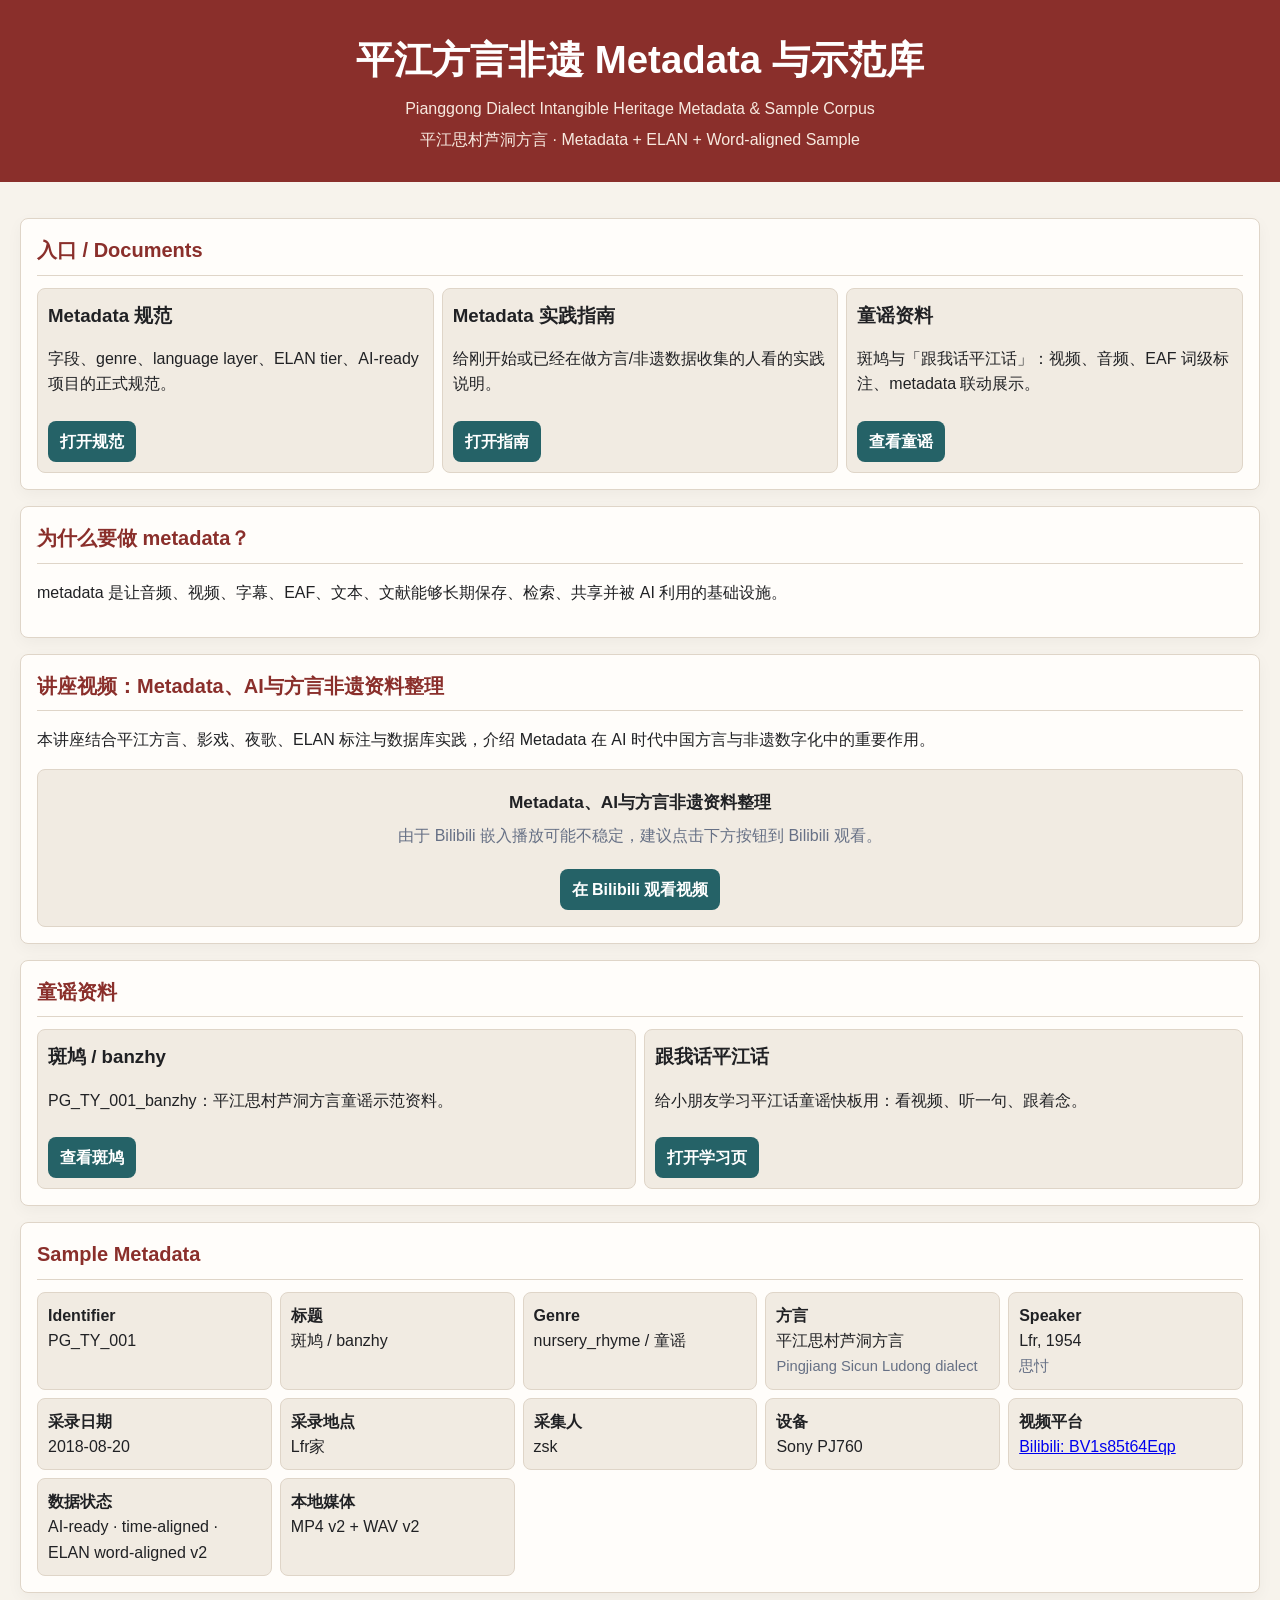
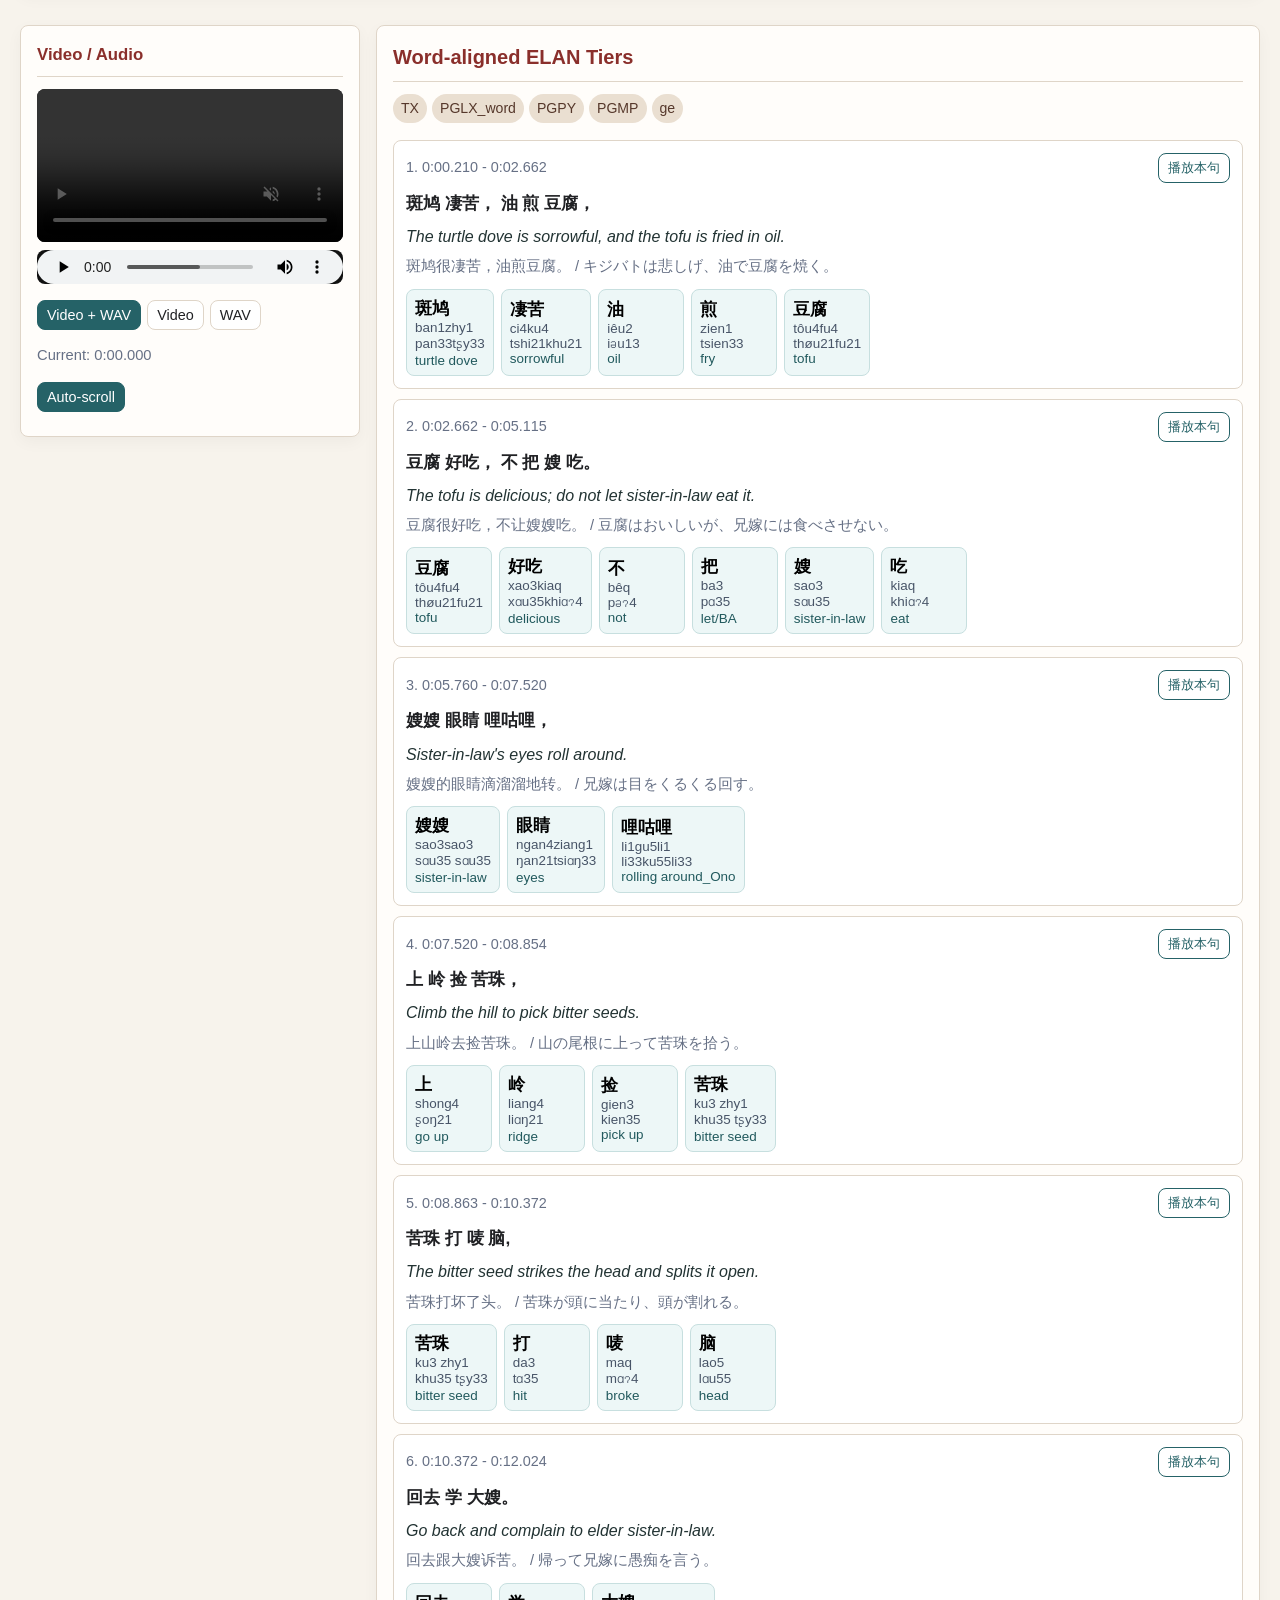
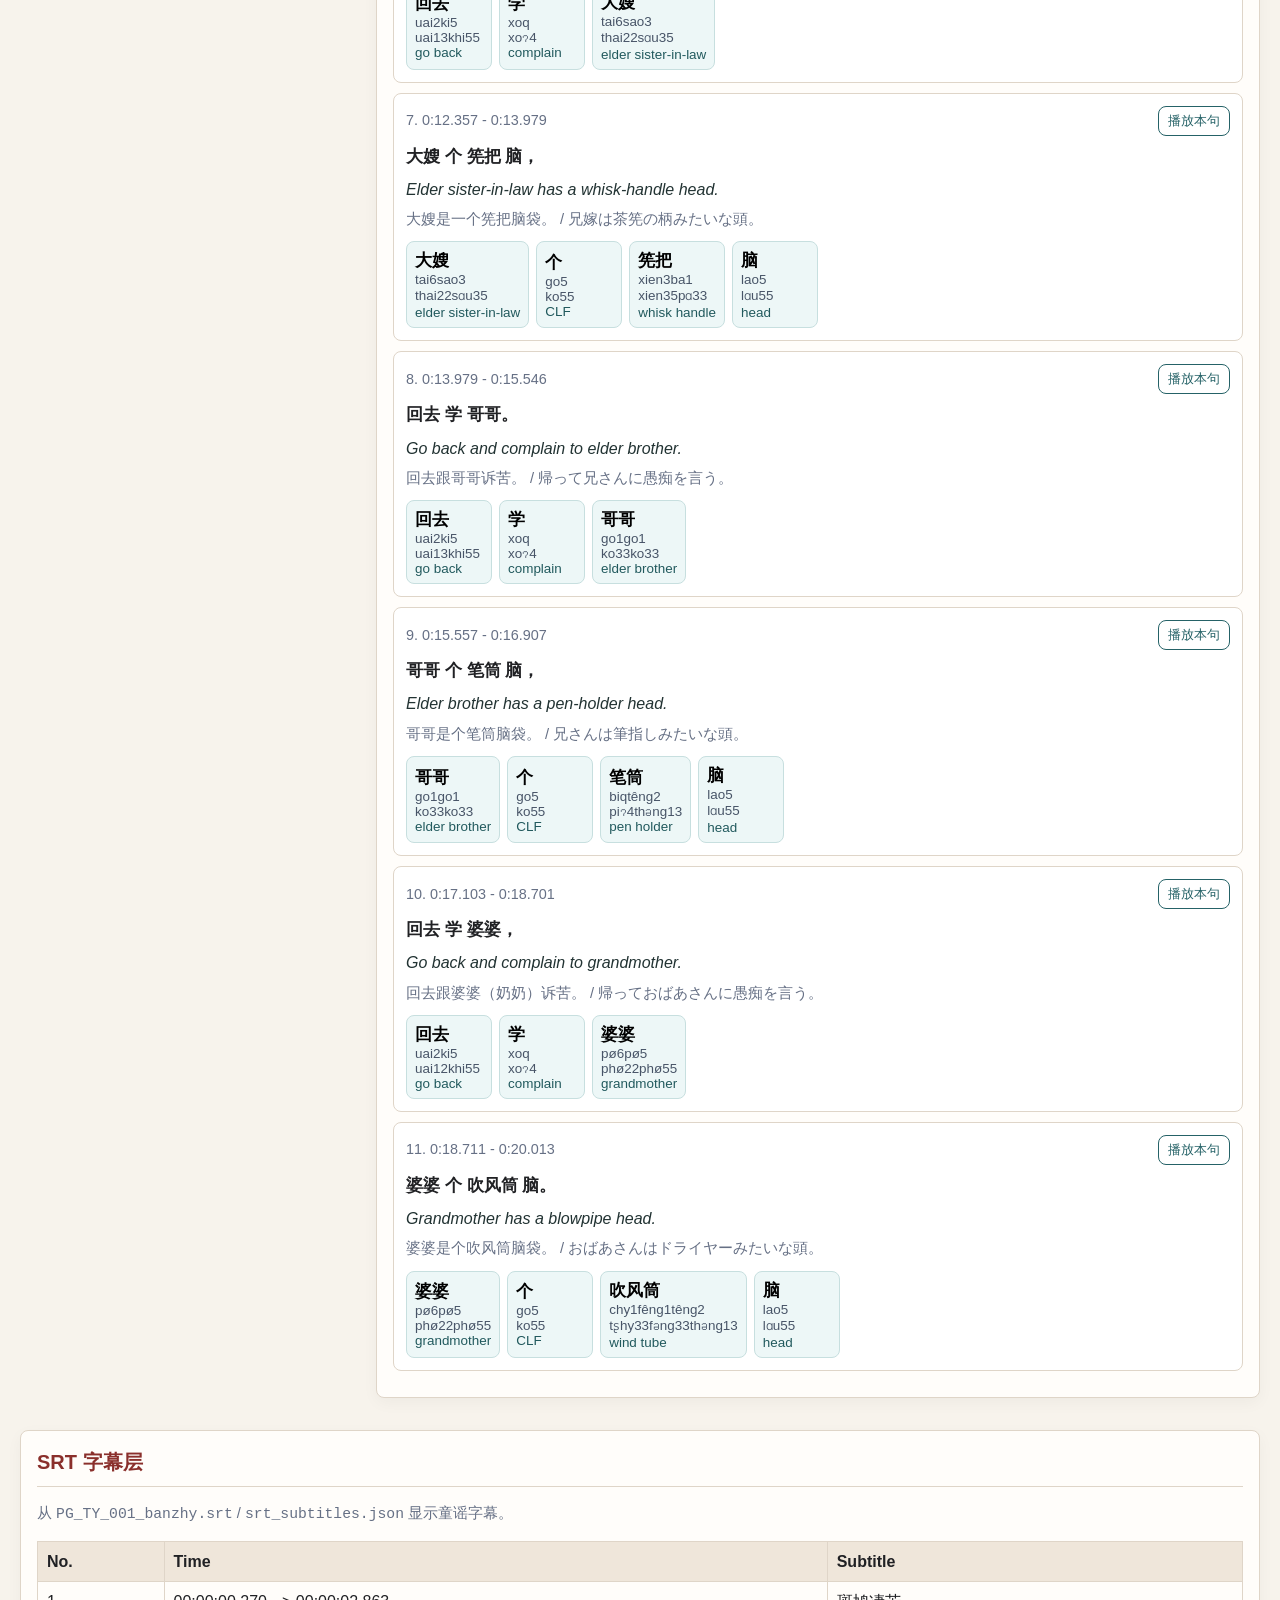
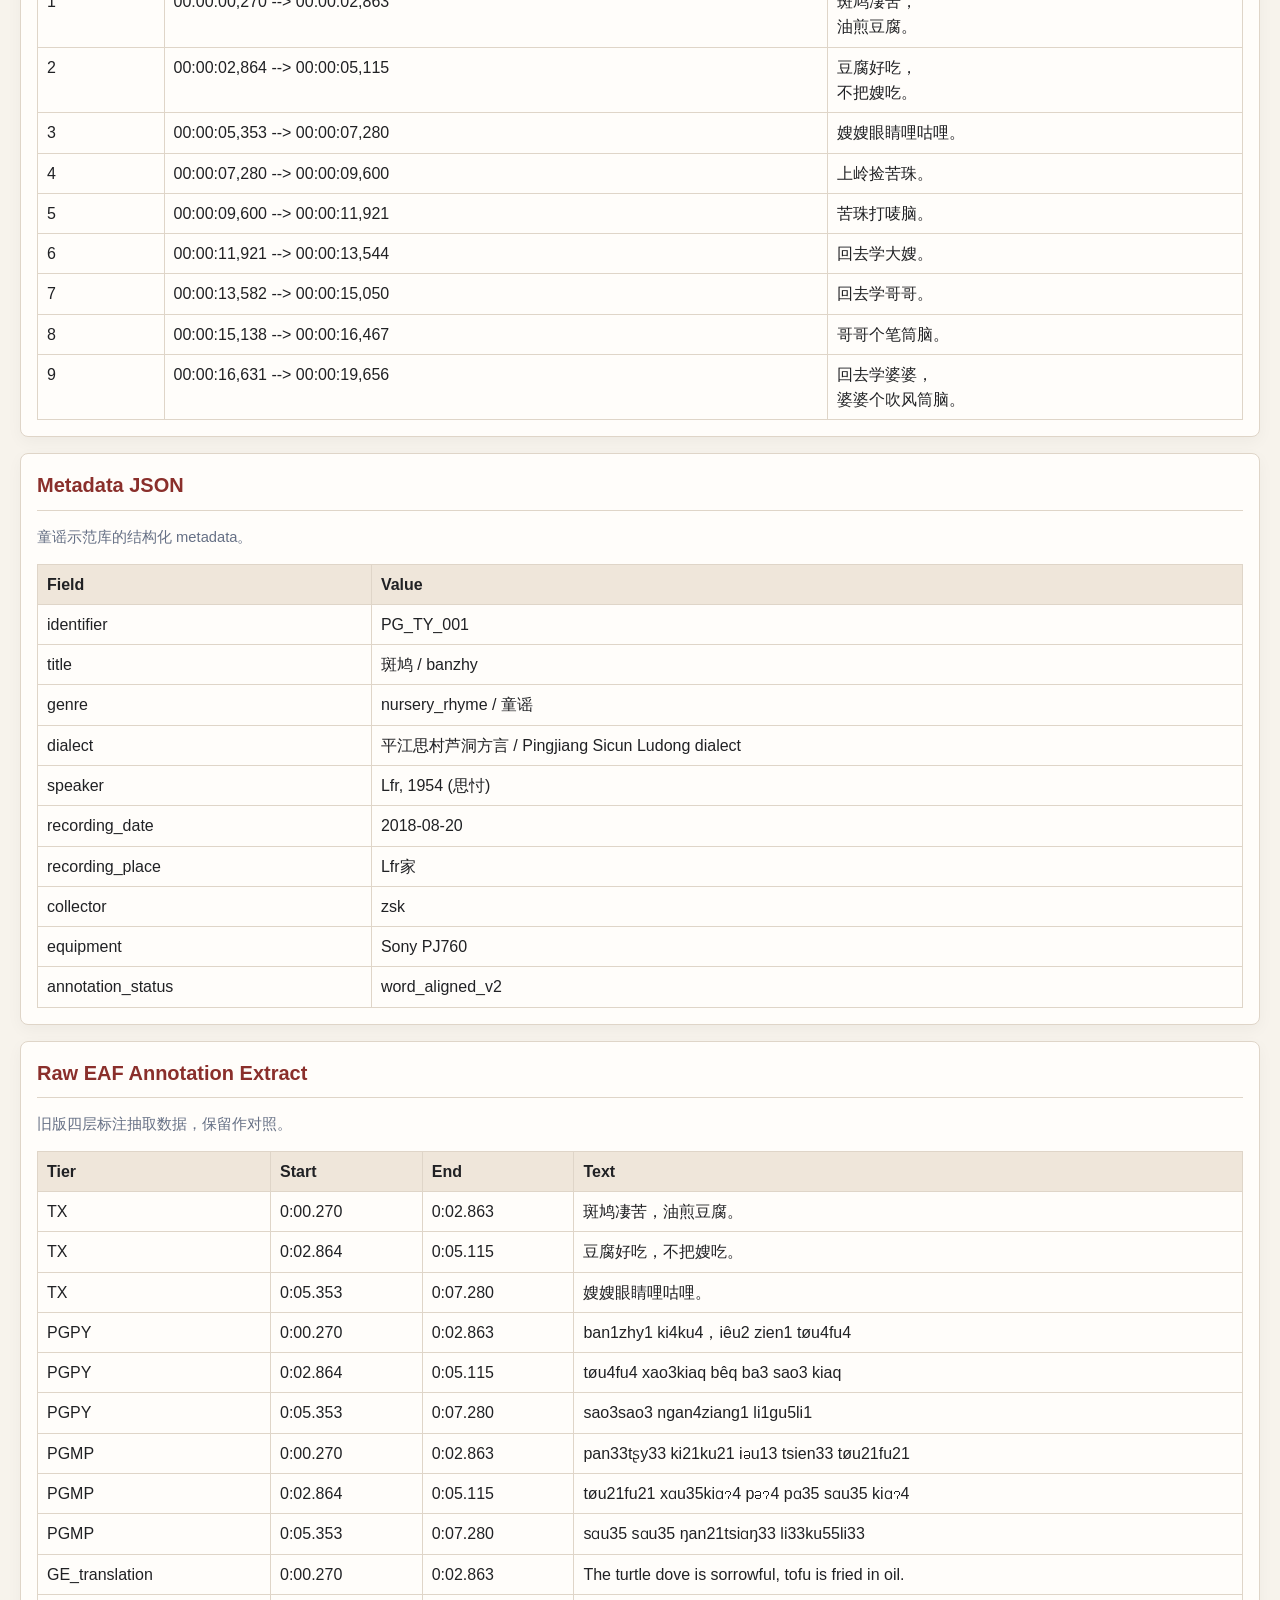
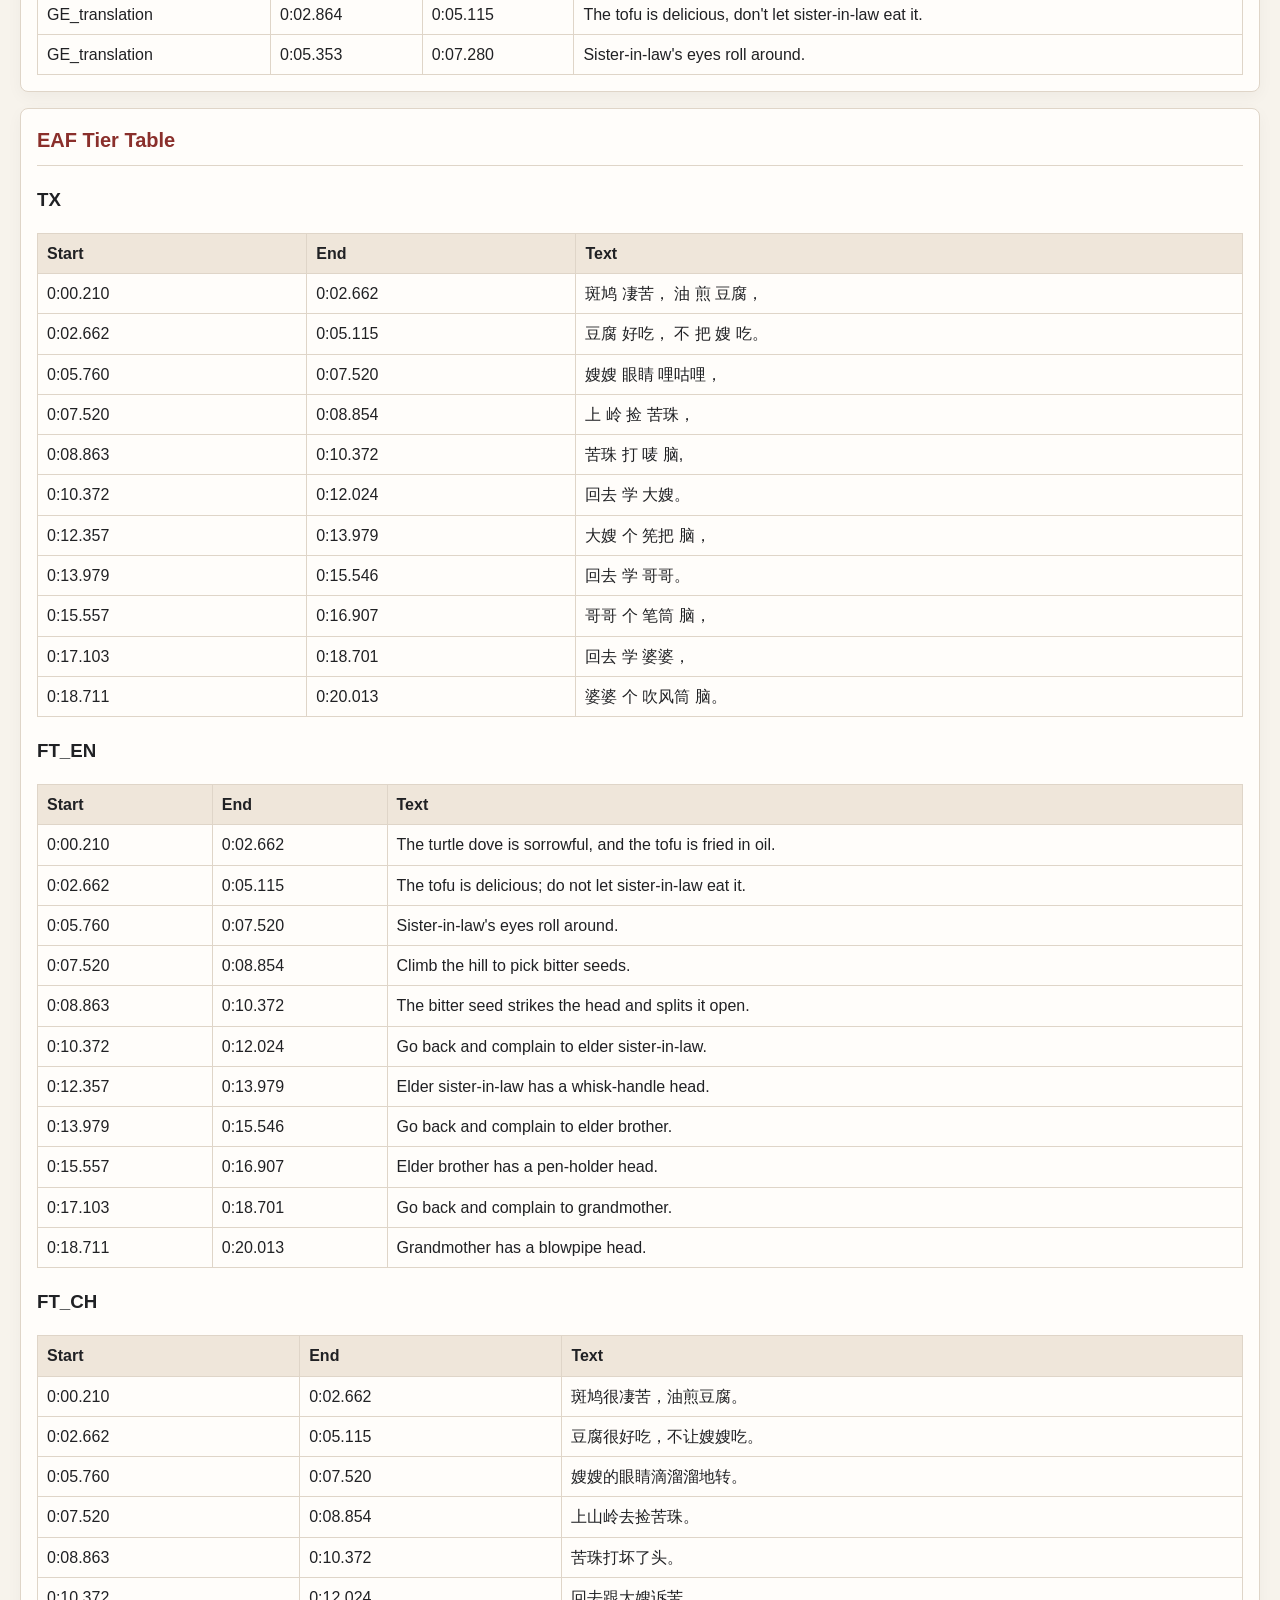
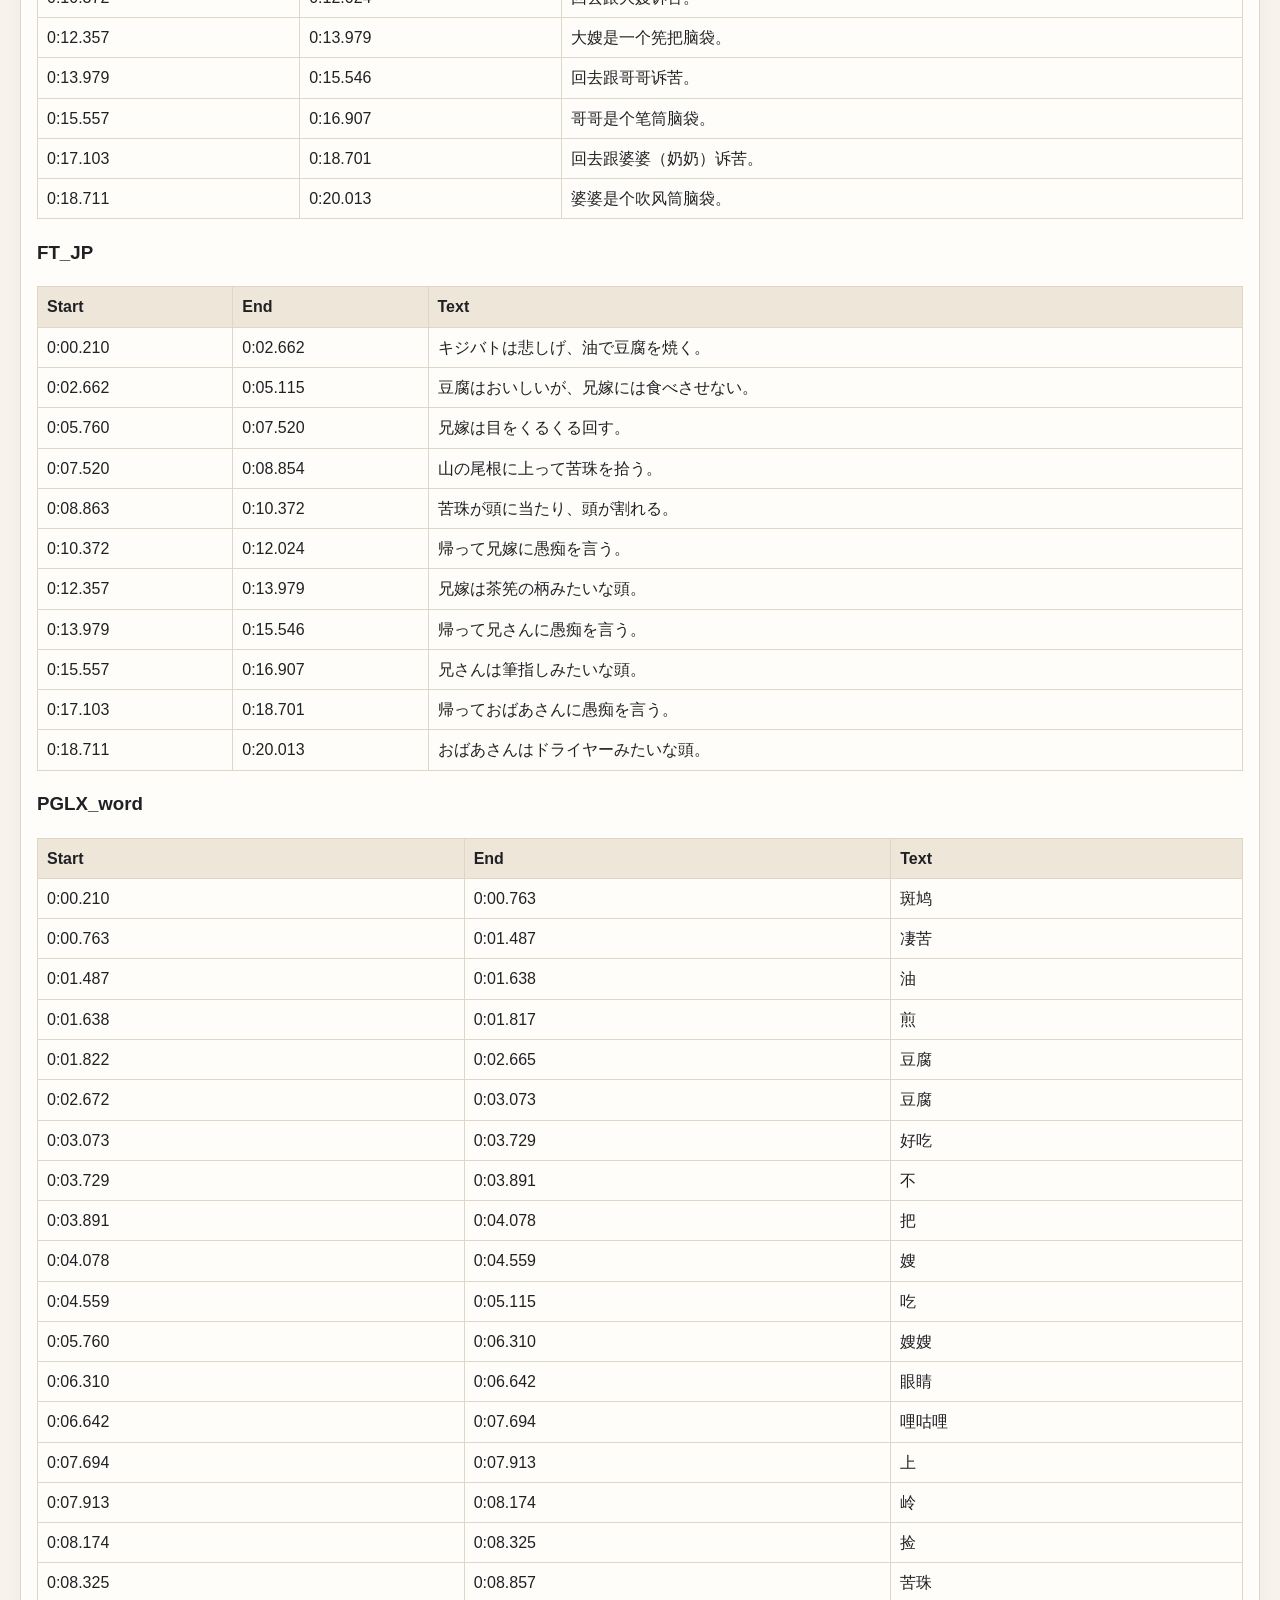
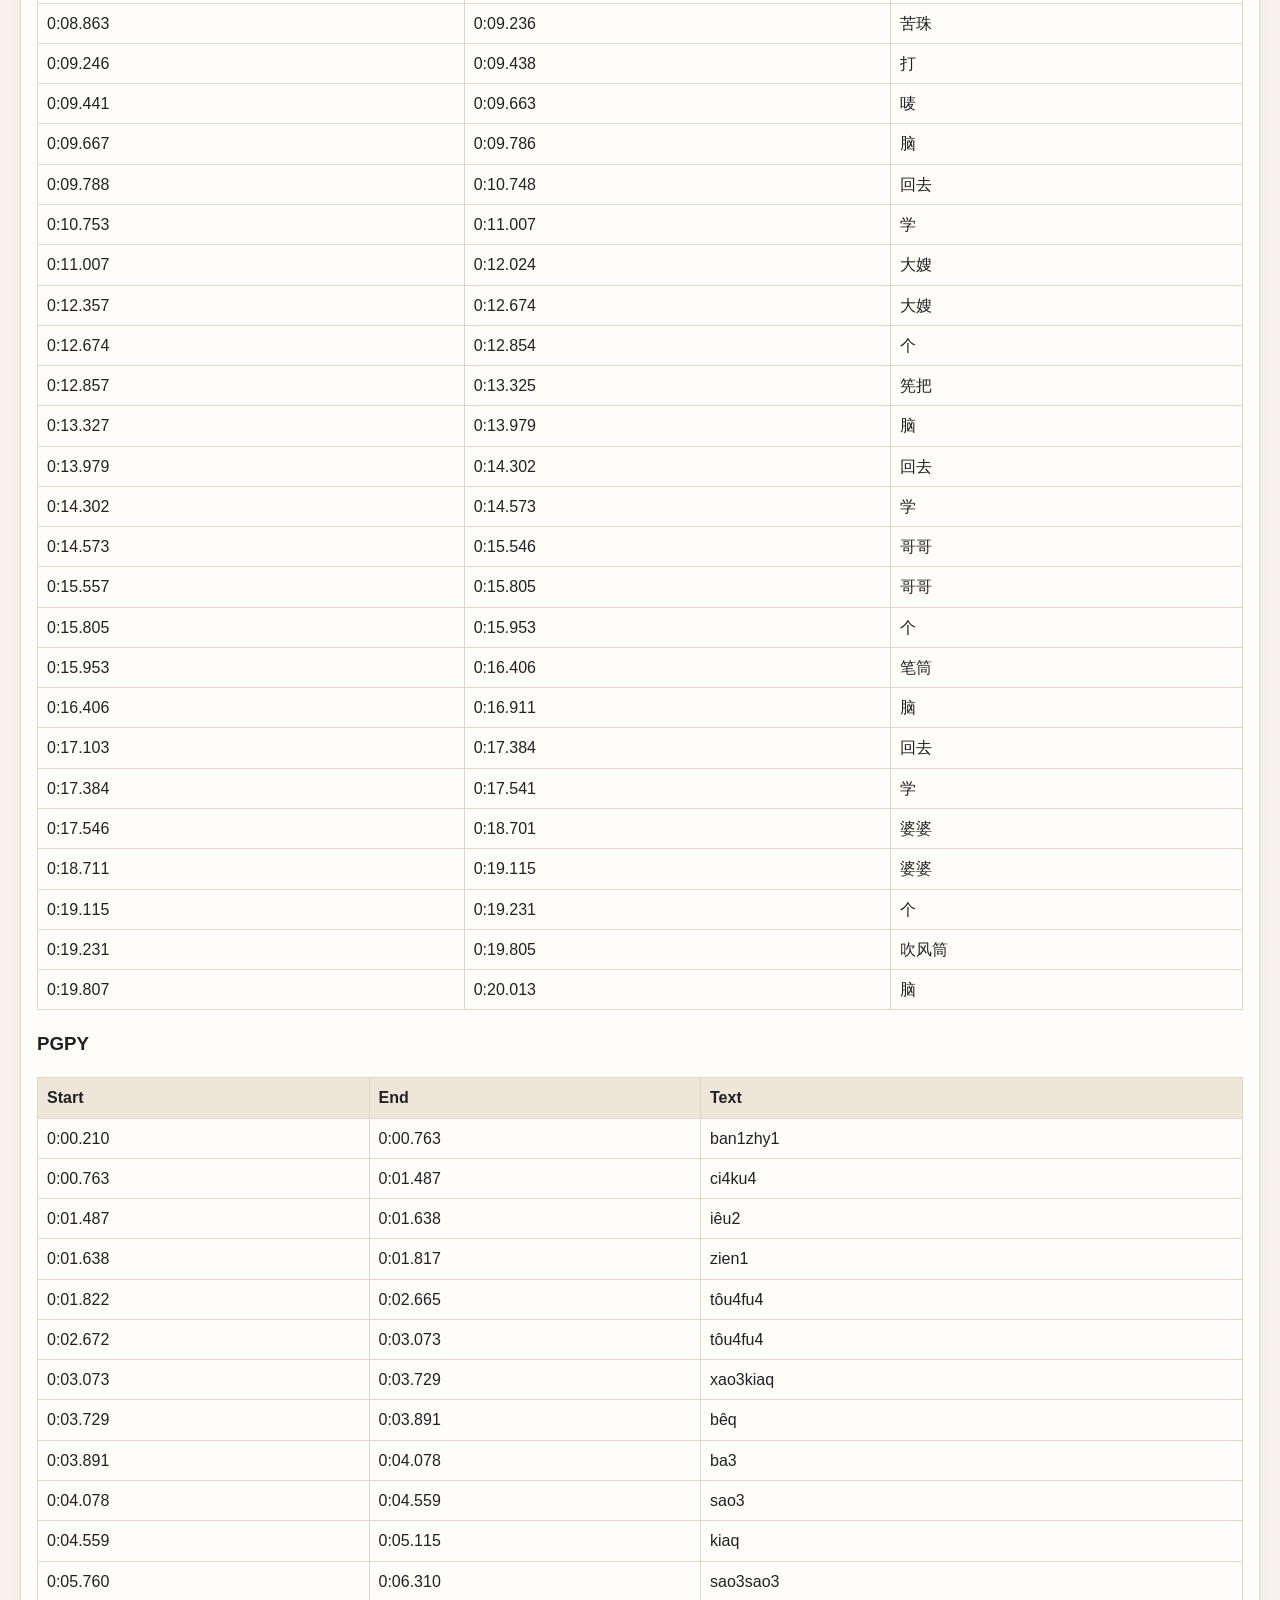
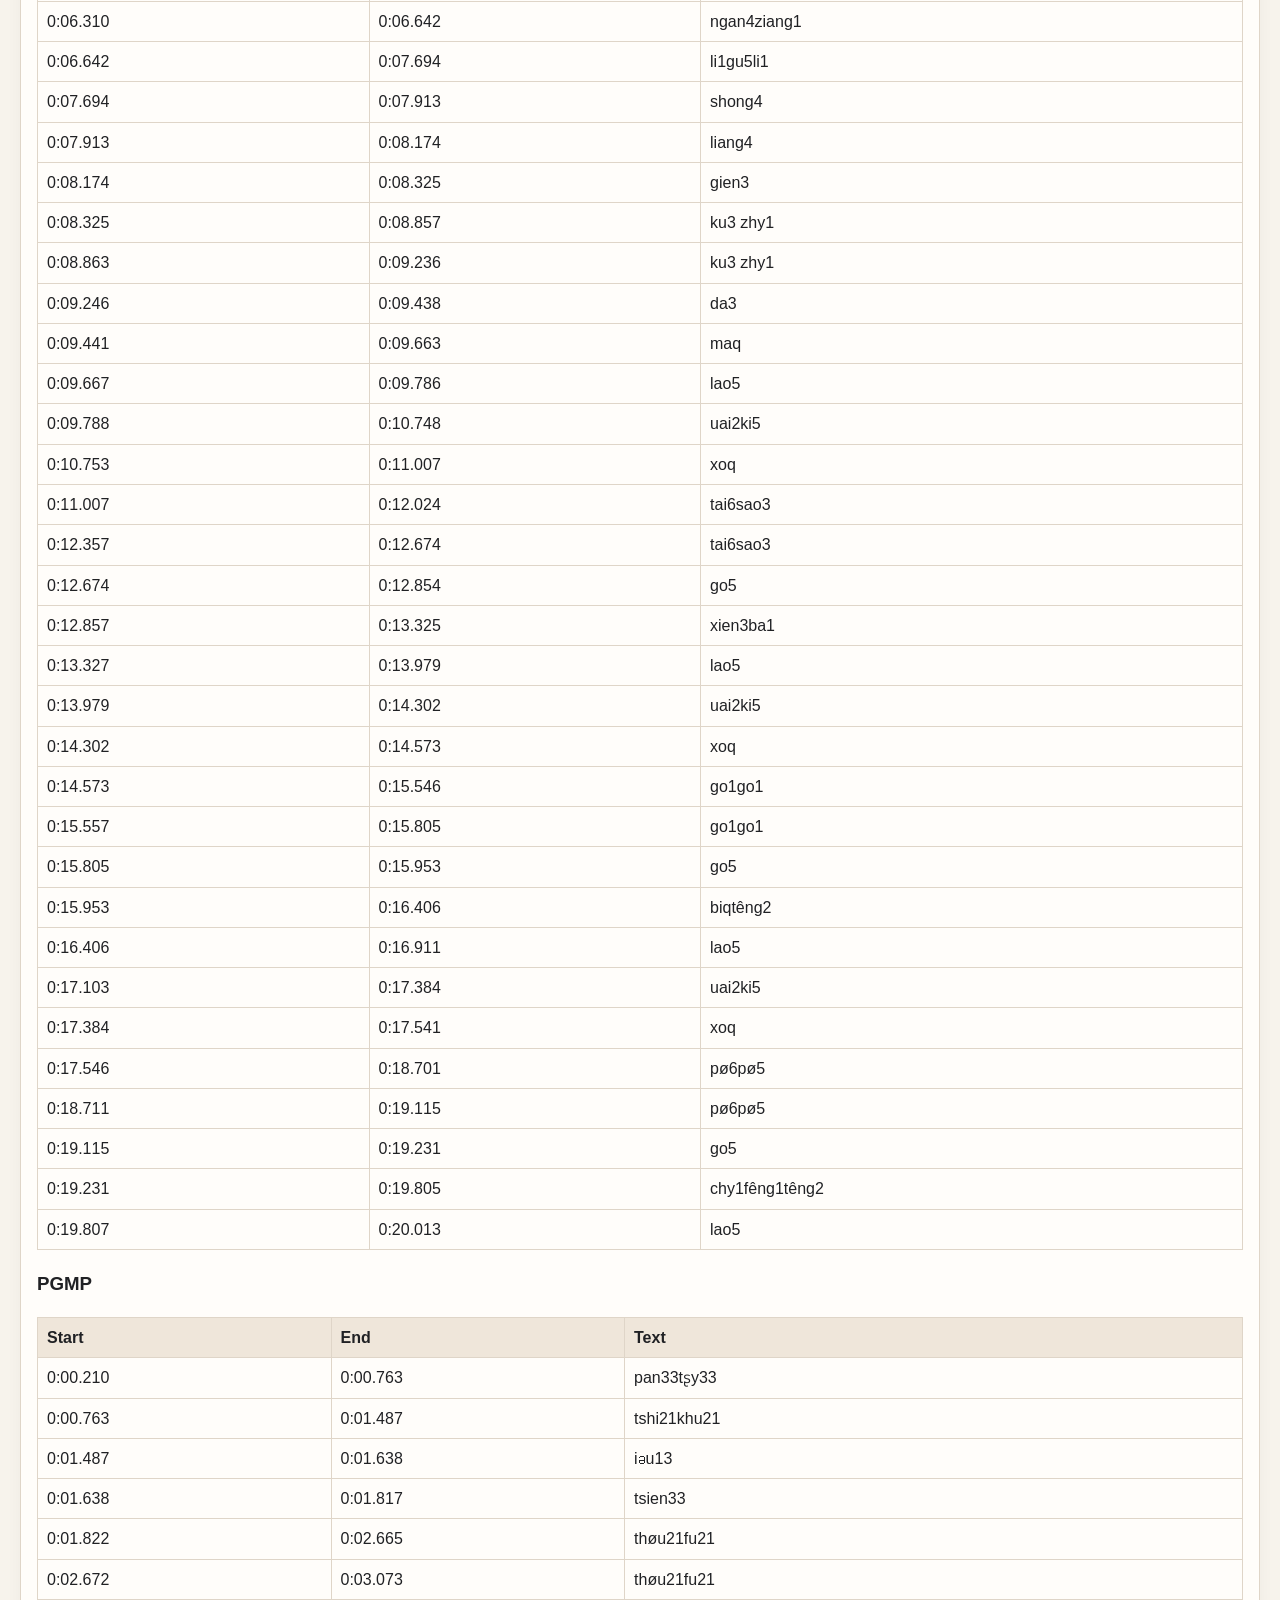
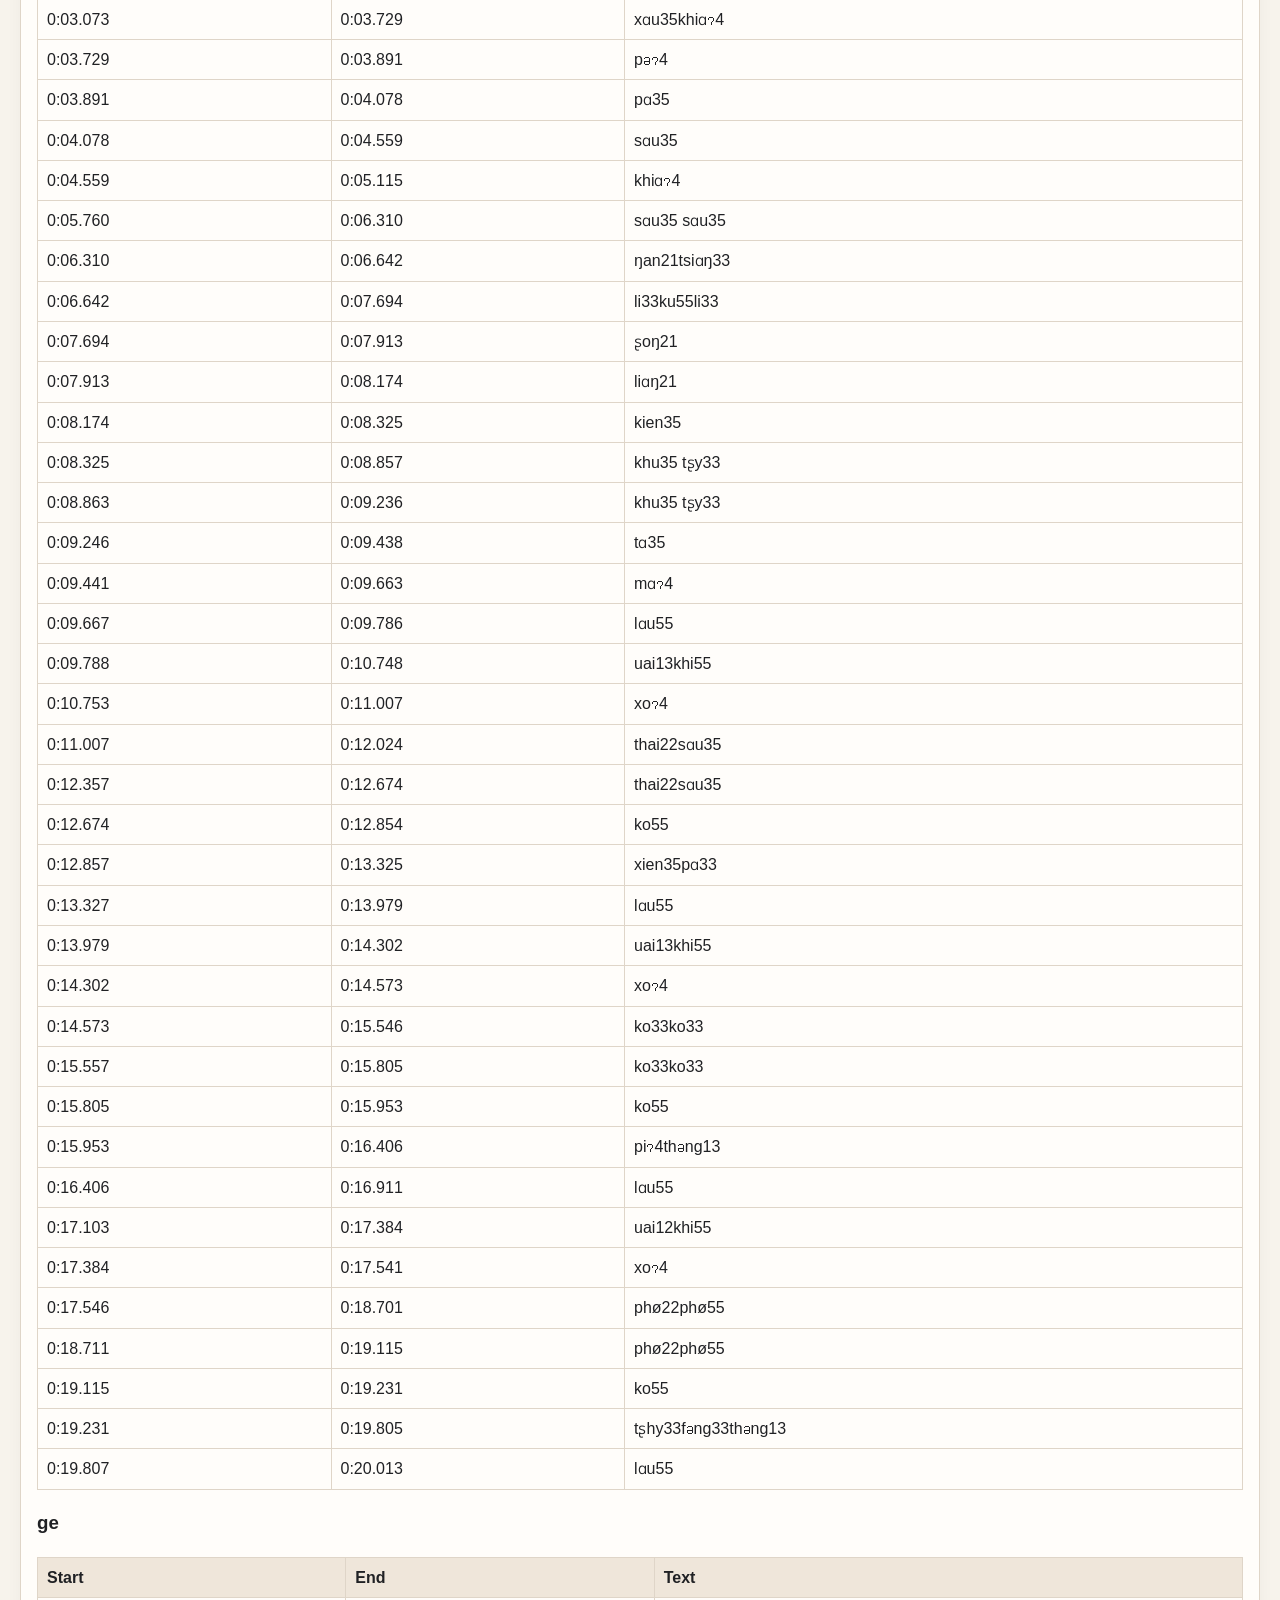
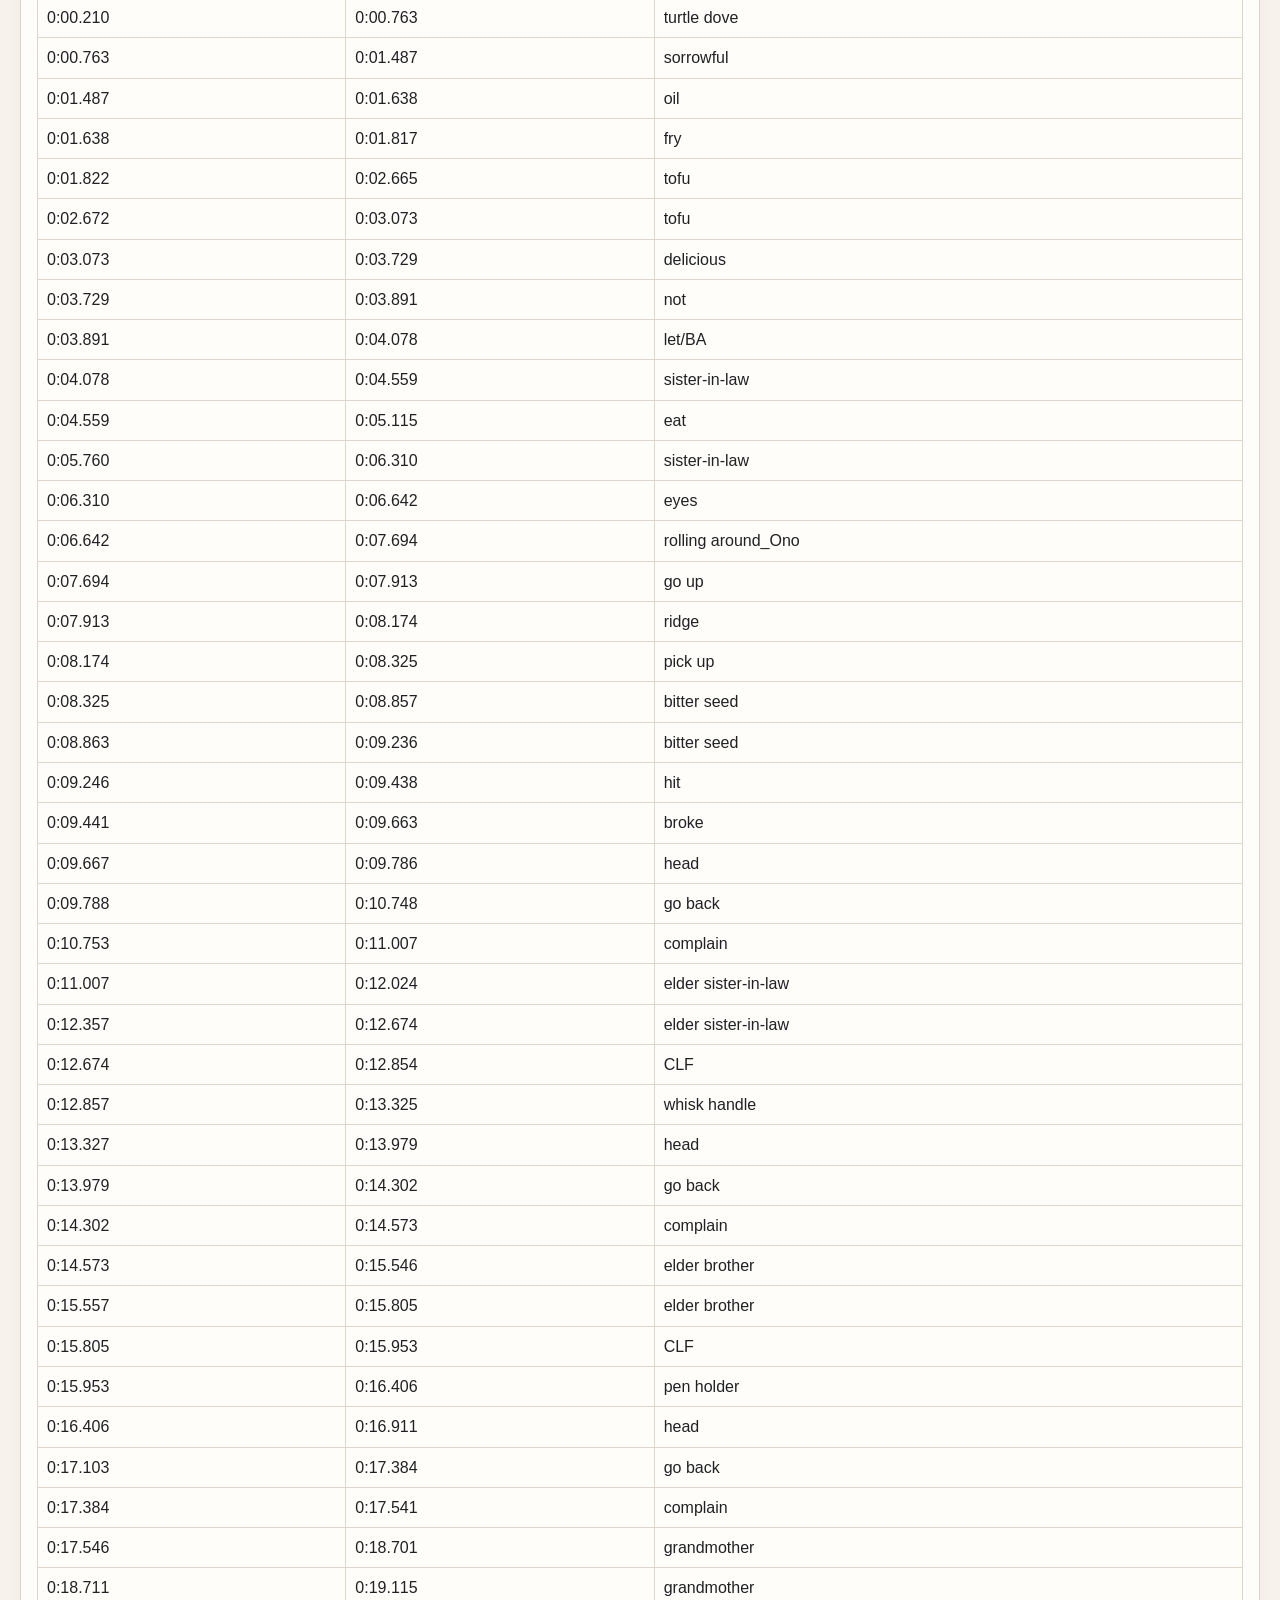
<file: index.html>
<!doctype html>
<html lang="zh-CN">
<head>
<meta charset="utf-8">
<meta name="viewport" content="width=device-width, initial-scale=1">
<title>平江方言非遗 Metadata 与示范库</title>
<style>
:root{--bg:#f7f3ec;--paper:#fffdfa;--ink:#202124;--muted:#667085;--accent:#8a2f2b;--teal:#256267;--line:#dfd5c8;--soft:#f1ebe2;--active:#fff2b8;--word:#edf7f7;--wordActive:#ffe28a}
*{box-sizing:border-box}body{margin:0;background:var(--bg);color:var(--ink);font-family:-apple-system,BlinkMacSystemFont,"Segoe UI","Noto Sans SC","Noto Sans JP",Arial,sans-serif;line-height:1.58}
header{background:#8a2f2b;color:white;padding:30px 20px;text-align:center}header h1{margin:0;font-size:clamp(1.55rem,3vw,2.4rem);letter-spacing:0}header p{margin:.35rem 0 0;color:#f7e9df}
main{max-width:1360px;margin:auto;padding:20px}.panel{background:var(--paper);border:1px solid var(--line);border-radius:8px;padding:16px;margin:16px 0;box-shadow:0 5px 16px rgba(0,0,0,.04)}
.layout{display:grid;grid-template-columns:minmax(260px,340px) minmax(520px,1fr);gap:16px;align-items:start}@media(max-width:920px){.layout{grid-template-columns:1fr}}
h2{color:var(--accent);margin:0 0 12px;border-bottom:1px solid var(--line);padding-bottom:8px;font-size:1.25rem}.meta,.cards{display:grid;grid-template-columns:repeat(auto-fit,minmax(210px,1fr));gap:8px}.meta div,.card{background:var(--soft);border:1px solid var(--line);border-radius:8px;padding:10px}.card h3{margin:.1rem 0 .45rem}.card a,.video-button{display:inline-block;margin-top:8px;color:white;background:var(--teal);padding:8px 12px;border-radius:8px;text-decoration:none;font-weight:700}.video-section{background:var(--paper);border:1px solid var(--line);border-radius:8px;padding:16px;margin:16px 0;box-shadow:0 5px 16px rgba(0,0,0,.04)}.video-card{background:var(--soft);border:1px solid var(--line);border-radius:8px;padding:16px;margin-top:12px;text-align:center}.video-title{font-size:1.08rem;font-weight:700;margin:.2rem 0}.video-note{color:var(--muted);margin:.4rem 0 .8rem}
video,audio{width:100%;border-radius:8px;background:#111}video{display:block;max-height:220px;object-fit:contain}audio{height:34px;margin-top:8px}.mediaRow{position:sticky;top:12px;max-height:calc(100vh - 24px);overflow:auto}.mediaRow h2{font-size:1.05rem}.controls{display:flex;flex-wrap:wrap;gap:6px;margin:8px 0}.controls button{border:1px solid var(--line);background:white;color:var(--ink);border-radius:8px;padding:6px 9px;cursor:pointer;font-size:.9rem}.controls button.active{background:var(--teal);border-color:var(--teal);color:white}@media(max-width:920px){video{max-height:190px}.mediaRow{position:static;max-height:none}}
.phrase{border:1px solid var(--line);background:white;border-radius:8px;padding:12px;margin:10px 0}.phrase.active{background:var(--active);border-color:#c99100}.phraseHead{display:flex;justify-content:space-between;gap:10px;align-items:center;color:var(--muted);font-size:.9rem}.playPhrase{border:1px solid var(--teal);background:white;color:var(--teal);border-radius:8px;padding:5px 9px;cursor:pointer}.tx{font-size:1.08rem;font-weight:700;margin:7px 0}.translation{color:#344054;margin:6px 0}.translation i{color:#233}.words{display:flex;flex-wrap:wrap;gap:7px;margin-top:10px}.word{border:1px solid #c7dfdf;background:var(--word);border-radius:8px;padding:7px 8px;min-width:86px;cursor:pointer;text-align:left}.word:hover,.playPhrase:hover{transform:translateY(-1px);box-shadow:0 4px 10px rgba(0,0,0,.08)}.word.active{background:var(--wordActive);border-color:#b98400}.han{font-size:1.05rem;font-weight:700}.roman,.ipa,.gloss{display:block;font-size:.84rem;color:#475467}.ipa{font-family:"Charis SIL","Doulos SIL","Noto Sans",sans-serif}.gloss{color:#21595d}.small{color:var(--muted);font-size:.92rem}.badge{display:inline-block;background:#eadfd1;color:#56382b;padding:3px 8px;border-radius:999px;margin:0 5px 7px 0;font-size:.88rem}
table{width:100%;border-collapse:collapse;margin-top:10px}th,td{border:1px solid var(--line);padding:7px 9px;text-align:left;vertical-align:top}th{background:#efe6da}.downloads a{display:inline-block;margin:6px 7px 6px 0;padding:8px 12px;background:var(--teal);color:#fff;text-decoration:none;border-radius:8px}footer{text-align:center;color:var(--muted);padding:28px}
</style>
</head>
<body>
<header>
<h1>平江方言非遗 Metadata 与示范库</h1>
<p>Pianggong Dialect Intangible Heritage Metadata & Sample Corpus</p>
<p>平江思村芦洞方言 · Metadata + ELAN + Word-aligned Sample</p>
</header>
<main>
<section class="panel">
<h2>入口 / Documents</h2>
<div class="cards">
  <div class="card"><h3>Metadata 规范</h3><p>字段、genre、language layer、ELAN tier、AI-ready 项目的正式规范。</p><a href="docs/metadata_schema.html">打开规范</a></div>
  <div class="card"><h3>Metadata 实践指南</h3><p>给刚开始或已经在做方言/非遗数据收集的人看的实践说明。</p><a href="docs/metadata_practical_guide.html">打开指南</a></div>
  <div class="card"><h3>童谣资料</h3><p>斑鸠与「跟我话平江话」：视频、音频、EAF 词级标注、metadata 联动展示。</p><a href="#nursery">查看童谣</a></div>
</div>
</section>

<section class="panel">
<h2>为什么要做 metadata？</h2>
<p>metadata 是让音频、视频、字幕、EAF、文本、文献能够长期保存、检索、共享并被 AI 利用的基础设施。</p>
</section>

<section class="video-section">
<h2>讲座视频：Metadata、AI与方言非遗资料整理</h2>
<p>本讲座结合平江方言、影戏、夜歌、ELAN 标注与数据库实践，介绍 Metadata 在 AI 时代中国方言与非遗数字化中的重要作用。</p>
<div class="video-card">
<p class="video-title">Metadata、AI与方言非遗资料整理</p>
<p class="video-note">由于 Bilibili 嵌入播放可能不稳定，建议点击下方按钮到 Bilibili 观看。</p>
<a class="video-button" href="https://www.bilibili.com/video/BV1J75m6ME3W/" target="_blank" rel="noopener">在 Bilibili 观看视频</a>
</div>
</section>

<section id="nursery" class="panel">
<h2>童谣资料</h2>
<div class="cards">
  <div class="card"><h3>斑鸠 / banzhy</h3><p>PG_TY_001_banzhy：平江思村芦洞方言童谣示范资料。</p><a href="#sample">查看斑鸠</a></div>
  <div class="card"><h3>跟我话平江话</h3><p>给小朋友学习平江话童谣快板用：看视频、听一句、跟着念。</p><a href="kuaiban/index.html">打开学习页</a></div>
</div>
</section>

<section id="sample" class="panel">
<h2>Sample Metadata</h2>
<div class="meta">
<div><b>Identifier</b><br>PG_TY_001</div><div><b>标题</b><br>斑鸠 / banzhy</div><div><b>Genre</b><br>nursery_rhyme / 童谣</div><div><b>方言</b><br>平江思村芦洞方言<br><span class="small">Pingjiang Sicun Ludong dialect</span></div>
<div><b>Speaker</b><br>Lfr, 1954<br><span class="small">思忖</span></div><div><b>采录日期</b><br>2018-08-20</div><div><b>采录地点</b><br>Lfr家</div><div><b>采集人</b><br>zsk</div>
<div><b>设备</b><br>Sony PJ760</div><div><b>视频平台</b><br><a href="https://www.bilibili.com/video/BV1s85t64Eqp/" target="_blank" rel="noopener">Bilibili: BV1s85t64Eqp</a></div><div><b>数据状态</b><br>AI-ready · time-aligned · ELAN word-aligned v2</div><div><b>本地媒体</b><br>MP4 v2 + WAV v2</div>
</div>
</section>
<section class="layout">
<div class="panel mediaRow">
<h2>Video / Audio</h2>
<video id="video" controls preload="metadata" playsinline><source src="PG_TY_001_banzhy_v2.mp4" type="video/mp4"></video>
<audio id="audio" controls preload="metadata"><source src="PG_TY_001_banzhy_v2.wav" type="audio/wav"></audio>
<div class="controls" role="group" aria-label="Playback mode">
<button type="button" id="modeBoth" class="active">Video + WAV</button>
<button type="button" id="modeVideo">Video</button>
<button type="button" id="modeAudio">WAV</button>
</div>
<p class="small">Current: <span id="now">0:00.000</span> <span id="currentWord"></span></p>
<div class="controls" role="group" aria-label="Scroll mode"><button type="button" id="autoScrollToggle" class="active">Auto-scroll</button></div>
</div>
<div class="panel">
<h2>Word-aligned ELAN Tiers</h2>
<div><span class="badge">TX</span><span class="badge">PGLX_word</span><span class="badge">PGPY</span><span class="badge">PGMP</span><span class="badge">ge</span></div>
<div id="phrases"></div>
</div>
</section>
<section class="panel">
<h2>SRT 字幕层</h2>
<p class="small">从 <code>PG_TY_001_banzhy.srt</code> / <code>srt_subtitles.json</code> 显示童谣字幕。</p>
<div id="srtTable"></div>
</section>
<section class="panel">
<h2>Metadata JSON</h2>
<p class="small">童谣示范库的结构化 metadata。</p>
<div id="metadataJson"></div>
</section>
<section class="panel">
<h2>Raw EAF Annotation Extract</h2>
<p class="small">旧版四层标注抽取数据，保留作对照。</p>
<div id="rawEafTable"></div>
</section>
<section class="panel">
<h2>EAF Tier Table</h2>
<div id="tierTables"></div>
</section>
<section class="panel">
<h2>Download</h2>
<div class="downloads">
<a href="PG_TY_001_banzhy_v2.eaf">EAF v2</a><a href="PG_TY_001_banzhy_v2.wav">WAV v2</a><a href="PG_TY_001_banzhy_v2.mp4">MP4 v2</a>
<a href="annotations.json">Phrase + Word JSON</a><a href="word_annotations.json">Word JSON</a><a href="eaf_tiers.json">EAF Tier JSON</a>
<a href="srt_subtitles.json">SRT JSON</a><a href="eaf_raw_annotations.json">Raw EAF JSON</a><a href="PG_TY_001_banzhy_metadata.json">Metadata JSON</a>
<a href="PG_TY_001_banzhy.txt">TXT</a><a href="PG_TY_001_banzhy.srt">SRT</a><a href="README.md">README</a>
</div>
</section>
</main><footer>
<p>Pingjiang Dialect Intangible Heritage Multilayer AI Corpus Demo<br>平江方言非物质文化遗产多层 AI 语料示范库</p>
<p>Copyright © 2026 Zhang Shengkai (WARINKEN / Shizuoka University)<br>版权所有 © 2026 张盛开（静冈大学・话林研）</p>
<p>If you use this project, metadata schema, annotations, corpus structure, or sample data, please cite appropriately.<br>如使用本项目之 metadata 规范、标注、语料结构或示范数据，请注明出处并规范引用。</p>
</footer>
<script>
const annotations = [
  {
    "id": 1,
    "annotationId": "a13",
    "start": 0.21,
    "end": 2.662,
    "TX": "斑鸠 凄苦， 油 煎 豆腐，",
    "FT_EN": "The turtle dove is sorrowful, and the tofu is fried in oil.",
    "FT_JP": "キジバトは悲しげ、油で豆腐を焼く。",
    "FT_CH": "斑鸠很凄苦，油煎豆腐。",
    "words": [
      {
        "id": "a24",
        "start": 0.21,
        "end": 0.763,
        "TX": "斑鸠",
        "PGLX_word": "斑鸠",
        "PGPY": "ban1zhy1",
        "PGMP": "pan33tʂy33",
        "ge": "turtle dove",
        "ge_cp": "turtle dove"
      },
      {
        "id": "a25",
        "start": 0.763,
        "end": 1.487,
        "TX": "凄苦",
        "PGLX_word": "凄苦",
        "PGPY": "ci4ku4",
        "PGMP": "tshi21khu21",
        "ge": "sorrowful",
        "ge_cp": "sorrowful"
      },
      {
        "id": "a26",
        "start": 1.487,
        "end": 1.638,
        "TX": "油",
        "PGLX_word": "油",
        "PGPY": "iêu2",
        "PGMP": "iǝu13",
        "ge": "oil",
        "ge_cp": "oil"
      },
      {
        "id": "a27",
        "start": 1.638,
        "end": 1.817,
        "TX": "煎",
        "PGLX_word": "煎",
        "PGPY": "zien1",
        "PGMP": "tsien33",
        "ge": "fry",
        "ge_cp": "fry"
      },
      {
        "id": "a28",
        "start": 1.822,
        "end": 2.665,
        "TX": "豆腐",
        "PGLX_word": "豆腐",
        "PGPY": "tôu4fu4",
        "PGMP": "thøu21fu21",
        "ge": "tofu",
        "ge_cp": "tofu"
      }
    ]
  },
  {
    "id": 2,
    "annotationId": "a14",
    "start": 2.662,
    "end": 5.115,
    "TX": "豆腐 好吃， 不 把 嫂 吃。",
    "FT_EN": "The tofu is delicious; do not let sister-in-law eat it.",
    "FT_JP": "豆腐はおいしいが、兄嫁には食べさせない。",
    "FT_CH": "豆腐很好吃，不让嫂嫂吃。",
    "words": [
      {
        "id": "a29",
        "start": 2.672,
        "end": 3.073,
        "TX": "豆腐",
        "PGLX_word": "豆腐",
        "PGPY": "tôu4fu4",
        "PGMP": "thøu21fu21",
        "ge": "tofu",
        "ge_cp": "tofu"
      },
      {
        "id": "a30",
        "start": 3.073,
        "end": 3.729,
        "TX": "好吃",
        "PGLX_word": "好吃",
        "PGPY": "xao3kiaq",
        "PGMP": "xɑu35khiɑɂ4",
        "ge": "delicious",
        "ge_cp": "delicious"
      },
      {
        "id": "a31",
        "start": 3.729,
        "end": 3.891,
        "TX": "不",
        "PGLX_word": "不",
        "PGPY": "bêq",
        "PGMP": "pǝɂ4",
        "ge": "not",
        "ge_cp": "not"
      },
      {
        "id": "a32",
        "start": 3.891,
        "end": 4.078,
        "TX": "把",
        "PGLX_word": "把",
        "PGPY": "ba3",
        "PGMP": "pɑ35",
        "ge": "let/BA",
        "ge_cp": "BA marker"
      },
      {
        "id": "a33",
        "start": 4.078,
        "end": 4.559,
        "TX": "嫂",
        "PGLX_word": "嫂",
        "PGPY": "sao3",
        "PGMP": "sɑu35",
        "ge": "sister-in-law",
        "ge_cp": "sister-in-law"
      },
      {
        "id": "a34",
        "start": 4.559,
        "end": 5.115,
        "TX": "吃",
        "PGLX_word": "吃",
        "PGPY": "kiaq",
        "PGMP": "khiɑɂ4",
        "ge": "eat",
        "ge_cp": "eat"
      }
    ]
  },
  {
    "id": 3,
    "annotationId": "a15",
    "start": 5.76,
    "end": 7.52,
    "TX": "嫂嫂 眼睛 哩咕哩，",
    "FT_EN": "Sister-in-law's eyes roll around.",
    "FT_JP": "兄嫁は目をくるくる回す。",
    "FT_CH": "嫂嫂的眼睛滴溜溜地转。",
    "words": [
      {
        "id": "a35",
        "start": 5.76,
        "end": 6.31,
        "TX": "嫂嫂",
        "PGLX_word": "嫂嫂",
        "PGPY": "sao3sao3",
        "PGMP": "sɑu35 sɑu35",
        "ge": "sister-in-law",
        "ge_cp": "sister-in-law"
      },
      {
        "id": "a36",
        "start": 6.31,
        "end": 6.642,
        "TX": "眼睛",
        "PGLX_word": "眼睛",
        "PGPY": "ngan4ziang1",
        "PGMP": "ŋan21tsiɑŋ33",
        "ge": "eyes",
        "ge_cp": "eyes"
      },
      {
        "id": "a37",
        "start": 6.642,
        "end": 7.694,
        "TX": "哩咕哩",
        "PGLX_word": "哩咕哩",
        "PGPY": "li1gu5li1",
        "PGMP": "li33ku55li33",
        "ge": "rolling around_Ono",
        "ge_cp": "rolling around"
      }
    ]
  },
  {
    "id": 4,
    "annotationId": "a16",
    "start": 7.52,
    "end": 8.854,
    "TX": "上 岭 捡 苦珠，",
    "FT_EN": "Climb the hill to pick bitter seeds.",
    "FT_JP": "山の尾根に上って苦珠を拾う。",
    "FT_CH": "上山岭去捡苦珠。",
    "words": [
      {
        "id": "a38",
        "start": 7.694,
        "end": 7.913,
        "TX": "上",
        "PGLX_word": "上",
        "PGPY": "shong4",
        "PGMP": "ʂoŋ21",
        "ge": "go up",
        "ge_cp": "go up"
      },
      {
        "id": "a39",
        "start": 7.913,
        "end": 8.174,
        "TX": "岭",
        "PGLX_word": "岭",
        "PGPY": "liang4",
        "PGMP": "liɑŋ21",
        "ge": "ridge",
        "ge_cp": "ridge"
      },
      {
        "id": "a40",
        "start": 8.174,
        "end": 8.325,
        "TX": "捡",
        "PGLX_word": "捡",
        "PGPY": "gien3",
        "PGMP": "kien35",
        "ge": "pick up",
        "ge_cp": "pick up"
      },
      {
        "id": "a235",
        "start": 8.325,
        "end": 8.857,
        "TX": "苦珠",
        "PGLX_word": "苦珠",
        "PGPY": "ku3 zhy1",
        "PGMP": "khu35 tʂy33",
        "ge": "bitter seed",
        "ge_cp": "bitter seed"
      }
    ]
  },
  {
    "id": 5,
    "annotationId": "a17",
    "start": 8.863,
    "end": 10.372,
    "TX": "苦珠 打 唛 脑,",
    "FT_EN": "The bitter seed strikes the head and splits it open.",
    "FT_JP": "苦珠が頭に当たり、頭が割れる。",
    "FT_CH": "苦珠打坏了头。",
    "words": [
      {
        "id": "a41",
        "start": 8.863,
        "end": 9.236,
        "TX": "苦珠",
        "PGLX_word": "苦珠",
        "PGPY": "ku3 zhy1",
        "PGMP": "khu35 tʂy33",
        "ge": "bitter seed",
        "ge_cp": "bitter seed"
      },
      {
        "id": "a42",
        "start": 9.246,
        "end": 9.438,
        "TX": "打",
        "PGLX_word": "打",
        "PGPY": "da3",
        "PGMP": "tɑ35",
        "ge": "hit",
        "ge_cp": "hit"
      },
      {
        "id": "a43",
        "start": 9.441,
        "end": 9.663,
        "TX": "唛",
        "PGLX_word": "唛",
        "PGPY": "maq",
        "PGMP": "mɑɂ4",
        "ge": "broke",
        "ge_cp": "split open"
      },
      {
        "id": "a522",
        "start": 9.667,
        "end": 9.786,
        "TX": "脑",
        "PGLX_word": "脑",
        "PGPY": "lao5",
        "PGMP": "lɑu55",
        "ge": "head",
        "ge_cp": "head"
      }
    ]
  },
  {
    "id": 6,
    "annotationId": "a18",
    "start": 10.372,
    "end": 12.024,
    "TX": "回去 学 大嫂。",
    "FT_EN": "Go back and complain to elder sister-in-law.",
    "FT_JP": "帰って兄嫁に愚痴を言う。",
    "FT_CH": "回去跟大嫂诉苦。",
    "words": [
      {
        "id": "a44",
        "start": 9.788,
        "end": 10.748,
        "TX": "回去",
        "PGLX_word": "回去",
        "PGPY": "uai2ki5",
        "PGMP": "uai13khi55",
        "ge": "go back",
        "ge_cp": "go back"
      },
      {
        "id": "a45",
        "start": 10.753,
        "end": 11.007,
        "TX": "学",
        "PGLX_word": "学",
        "PGPY": "xoq",
        "PGMP": "xoɂ4",
        "ge": "complain",
        "ge_cp": "complain"
      },
      {
        "id": "a46",
        "start": 11.007,
        "end": 12.024,
        "TX": "大嫂",
        "PGLX_word": "大嫂",
        "PGPY": "tai6sao3",
        "PGMP": "thai22sɑu35",
        "ge": "elder sister-in-law",
        "ge_cp": "elder sister-in-law"
      }
    ]
  },
  {
    "id": 7,
    "annotationId": "a19",
    "start": 12.357,
    "end": 13.979,
    "TX": "大嫂 个 筅把 脑，",
    "FT_EN": "Elder sister-in-law has a whisk-handle head.",
    "FT_JP": "兄嫁は茶筅の柄みたいな頭。",
    "FT_CH": "大嫂是一个筅把脑袋。",
    "words": [
      {
        "id": "a47",
        "start": 12.357,
        "end": 12.674,
        "TX": "大嫂",
        "PGLX_word": "大嫂",
        "PGPY": "tai6sao3",
        "PGMP": "thai22sɑu35",
        "ge": "elder sister-in-law",
        "ge_cp": "elder sister-in-law"
      },
      {
        "id": "a48",
        "start": 12.674,
        "end": 12.854,
        "TX": "个",
        "PGLX_word": "个",
        "PGPY": "go5",
        "PGMP": "ko55",
        "ge": "CLF",
        "ge_cp": "GEN"
      },
      {
        "id": "a49",
        "start": 12.857,
        "end": 13.325,
        "TX": "筅把",
        "PGLX_word": "筅把",
        "PGPY": "xien3ba1",
        "PGMP": "xien35pɑ33",
        "ge": "whisk handle",
        "ge_cp": "whisk handle"
      },
      {
        "id": "a50",
        "start": 13.327,
        "end": 13.979,
        "TX": "脑",
        "PGLX_word": "脑",
        "PGPY": "lao5",
        "PGMP": "lɑu55",
        "ge": "head",
        "ge_cp": "head"
      }
    ]
  },
  {
    "id": 8,
    "annotationId": "a20",
    "start": 13.979,
    "end": 15.546,
    "TX": "回去 学 哥哥。",
    "FT_EN": "Go back and complain to elder brother.",
    "FT_JP": "帰って兄さんに愚痴を言う。",
    "FT_CH": "回去跟哥哥诉苦。",
    "words": [
      {
        "id": "a51",
        "start": 13.979,
        "end": 14.302,
        "TX": "回去",
        "PGLX_word": "回去",
        "PGPY": "uai2ki5",
        "PGMP": "uai13khi55",
        "ge": "go back",
        "ge_cp": "go back"
      },
      {
        "id": "a52",
        "start": 14.302,
        "end": 14.573,
        "TX": "学",
        "PGLX_word": "学",
        "PGPY": "xoq",
        "PGMP": "xoɂ4",
        "ge": "complain",
        "ge_cp": "complain"
      },
      {
        "id": "a53",
        "start": 14.573,
        "end": 15.546,
        "TX": "哥哥",
        "PGLX_word": "哥哥",
        "PGPY": "go1go1",
        "PGMP": "ko33ko33",
        "ge": "elder brother",
        "ge_cp": "elder brother"
      }
    ]
  },
  {
    "id": 9,
    "annotationId": "a21",
    "start": 15.557,
    "end": 16.907,
    "TX": "哥哥 个 笔筒 脑，",
    "FT_EN": "Elder brother has a pen-holder head.",
    "FT_JP": "兄さんは筆指しみたいな頭。",
    "FT_CH": "哥哥是个笔筒脑袋。",
    "words": [
      {
        "id": "a54",
        "start": 15.557,
        "end": 15.805,
        "TX": "哥哥",
        "PGLX_word": "哥哥",
        "PGPY": "go1go1",
        "PGMP": "ko33ko33",
        "ge": "elder brother",
        "ge_cp": "elder brother"
      },
      {
        "id": "a55",
        "start": 15.805,
        "end": 15.953,
        "TX": "个",
        "PGLX_word": "个",
        "PGPY": "go5",
        "PGMP": "ko55",
        "ge": "CLF",
        "ge_cp": "GEN"
      },
      {
        "id": "a56",
        "start": 15.953,
        "end": 16.406,
        "TX": "笔筒",
        "PGLX_word": "笔筒",
        "PGPY": "biqtêng2",
        "PGMP": "piɂ4thǝng13",
        "ge": "pen holder",
        "ge_cp": "pen holder"
      },
      {
        "id": "a57",
        "start": 16.406,
        "end": 16.911,
        "TX": "脑",
        "PGLX_word": "脑",
        "PGPY": "lao5",
        "PGMP": "lɑu55",
        "ge": "head",
        "ge_cp": "head"
      }
    ]
  },
  {
    "id": 10,
    "annotationId": "a22",
    "start": 17.103,
    "end": 18.701,
    "TX": "回去 学 婆婆，",
    "FT_EN": "Go back and complain to grandmother.",
    "FT_JP": "帰っておばあさんに愚痴を言う。",
    "FT_CH": "回去跟婆婆（奶奶）诉苦。",
    "words": [
      {
        "id": "a58",
        "start": 17.103,
        "end": 17.384,
        "TX": "回去",
        "PGLX_word": "回去",
        "PGPY": "uai2ki5",
        "PGMP": "uai12khi55",
        "ge": "go back",
        "ge_cp": "go back"
      },
      {
        "id": "a59",
        "start": 17.384,
        "end": 17.541,
        "TX": "学",
        "PGLX_word": "学",
        "PGPY": "xoq",
        "PGMP": "xoɂ4",
        "ge": "complain",
        "ge_cp": "complain"
      },
      {
        "id": "a60",
        "start": 17.546,
        "end": 18.701,
        "TX": "婆婆",
        "PGLX_word": "婆婆",
        "PGPY": "pø6pø5",
        "PGMP": "phø22phø55",
        "ge": "grandmother",
        "ge_cp": "grandmother"
      }
    ]
  },
  {
    "id": 11,
    "annotationId": "a23",
    "start": 18.711,
    "end": 20.013,
    "TX": "婆婆 个 吹风筒 脑。",
    "FT_EN": "Grandmother has a blowpipe head.",
    "FT_JP": "おばあさんはドライヤーみたいな頭。",
    "FT_CH": "婆婆是个吹风筒脑袋。",
    "words": [
      {
        "id": "a61",
        "start": 18.711,
        "end": 19.115,
        "TX": "婆婆",
        "PGLX_word": "婆婆",
        "PGPY": "pø6pø5",
        "PGMP": "phø22phø55",
        "ge": "grandmother",
        "ge_cp": "grandmother"
      },
      {
        "id": "a62",
        "start": 19.115,
        "end": 19.231,
        "TX": "个",
        "PGLX_word": "个",
        "PGPY": "go5",
        "PGMP": "ko55",
        "ge": "CLF",
        "ge_cp": "GEN"
      },
      {
        "id": "a63",
        "start": 19.231,
        "end": 19.805,
        "TX": "吹风筒",
        "PGLX_word": "吹风筒",
        "PGPY": "chy1fêng1têng2",
        "PGMP": "tʂhy33fǝng33thǝng13",
        "ge": "wind tube",
        "ge_cp": "wind tube"
      },
      {
        "id": "a64",
        "start": 19.807,
        "end": 20.013,
        "TX": "脑",
        "PGLX_word": "脑",
        "PGPY": "lao5",
        "PGMP": "lɑu55",
        "ge": "head",
        "ge_cp": "head"
      }
    ]
  }
];
const tiers = {
  "TX": [
    {
      "tier": "TX",
      "start": 0.21,
      "end": 2.662,
      "text": "斑鸠 凄苦， 油 煎 豆腐，"
    },
    {
      "tier": "TX",
      "start": 2.662,
      "end": 5.115,
      "text": "豆腐 好吃， 不 把 嫂 吃。"
    },
    {
      "tier": "TX",
      "start": 5.76,
      "end": 7.52,
      "text": "嫂嫂 眼睛 哩咕哩，"
    },
    {
      "tier": "TX",
      "start": 7.52,
      "end": 8.854,
      "text": "上 岭 捡 苦珠，"
    },
    {
      "tier": "TX",
      "start": 8.863,
      "end": 10.372,
      "text": "苦珠 打 唛 脑,"
    },
    {
      "tier": "TX",
      "start": 10.372,
      "end": 12.024,
      "text": "回去 学 大嫂。"
    },
    {
      "tier": "TX",
      "start": 12.357,
      "end": 13.979,
      "text": "大嫂 个 筅把 脑，"
    },
    {
      "tier": "TX",
      "start": 13.979,
      "end": 15.546,
      "text": "回去 学 哥哥。"
    },
    {
      "tier": "TX",
      "start": 15.557,
      "end": 16.907,
      "text": "哥哥 个 笔筒 脑，"
    },
    {
      "tier": "TX",
      "start": 17.103,
      "end": 18.701,
      "text": "回去 学 婆婆，"
    },
    {
      "tier": "TX",
      "start": 18.711,
      "end": 20.013,
      "text": "婆婆 个 吹风筒 脑。"
    }
  ],
  "FT_EN": [
    {
      "tier": "FT_EN",
      "start": 0.21,
      "end": 2.662,
      "text": "The turtle dove is sorrowful, and the tofu is fried in oil."
    },
    {
      "tier": "FT_EN",
      "start": 2.662,
      "end": 5.115,
      "text": "The tofu is delicious; do not let sister-in-law eat it."
    },
    {
      "tier": "FT_EN",
      "start": 5.76,
      "end": 7.52,
      "text": "Sister-in-law's eyes roll around."
    },
    {
      "tier": "FT_EN",
      "start": 7.52,
      "end": 8.854,
      "text": "Climb the hill to pick bitter seeds."
    },
    {
      "tier": "FT_EN",
      "start": 8.863,
      "end": 10.372,
      "text": "The bitter seed strikes the head and splits it open."
    },
    {
      "tier": "FT_EN",
      "start": 10.372,
      "end": 12.024,
      "text": "Go back and complain to elder sister-in-law."
    },
    {
      "tier": "FT_EN",
      "start": 12.357,
      "end": 13.979,
      "text": "Elder sister-in-law has a whisk-handle head."
    },
    {
      "tier": "FT_EN",
      "start": 13.979,
      "end": 15.546,
      "text": "Go back and complain to elder brother."
    },
    {
      "tier": "FT_EN",
      "start": 15.557,
      "end": 16.907,
      "text": "Elder brother has a pen-holder head."
    },
    {
      "tier": "FT_EN",
      "start": 17.103,
      "end": 18.701,
      "text": "Go back and complain to grandmother."
    },
    {
      "tier": "FT_EN",
      "start": 18.711,
      "end": 20.013,
      "text": "Grandmother has a blowpipe head."
    }
  ],
  "FT_JP": [
    {
      "tier": "FT_JP",
      "start": 0.21,
      "end": 2.662,
      "text": "キジバトは悲しげ、油で豆腐を焼く。"
    },
    {
      "tier": "FT_JP",
      "start": 2.662,
      "end": 5.115,
      "text": "豆腐はおいしいが、兄嫁には食べさせない。"
    },
    {
      "tier": "FT_JP",
      "start": 5.76,
      "end": 7.52,
      "text": "兄嫁は目をくるくる回す。"
    },
    {
      "tier": "FT_JP",
      "start": 7.52,
      "end": 8.854,
      "text": "山の尾根に上って苦珠を拾う。"
    },
    {
      "tier": "FT_JP",
      "start": 8.863,
      "end": 10.372,
      "text": "苦珠が頭に当たり、頭が割れる。"
    },
    {
      "tier": "FT_JP",
      "start": 10.372,
      "end": 12.024,
      "text": "帰って兄嫁に愚痴を言う。"
    },
    {
      "tier": "FT_JP",
      "start": 12.357,
      "end": 13.979,
      "text": "兄嫁は茶筅の柄みたいな頭。"
    },
    {
      "tier": "FT_JP",
      "start": 13.979,
      "end": 15.546,
      "text": "帰って兄さんに愚痴を言う。"
    },
    {
      "tier": "FT_JP",
      "start": 15.557,
      "end": 16.907,
      "text": "兄さんは筆指しみたいな頭。"
    },
    {
      "tier": "FT_JP",
      "start": 17.103,
      "end": 18.701,
      "text": "帰っておばあさんに愚痴を言う。"
    },
    {
      "tier": "FT_JP",
      "start": 18.711,
      "end": 20.013,
      "text": "おばあさんはドライヤーみたいな頭。"
    }
  ],
  "FT_CH": [
    {
      "tier": "FT_CH",
      "start": 0.21,
      "end": 2.662,
      "text": "斑鸠很凄苦，油煎豆腐。"
    },
    {
      "tier": "FT_CH",
      "start": 2.662,
      "end": 5.115,
      "text": "豆腐很好吃，不让嫂嫂吃。"
    },
    {
      "tier": "FT_CH",
      "start": 5.76,
      "end": 7.52,
      "text": "嫂嫂的眼睛滴溜溜地转。"
    },
    {
      "tier": "FT_CH",
      "start": 7.52,
      "end": 8.854,
      "text": "上山岭去捡苦珠。"
    },
    {
      "tier": "FT_CH",
      "start": 8.863,
      "end": 10.372,
      "text": "苦珠打坏了头。"
    },
    {
      "tier": "FT_CH",
      "start": 10.372,
      "end": 12.024,
      "text": "回去跟大嫂诉苦。"
    },
    {
      "tier": "FT_CH",
      "start": 12.357,
      "end": 13.979,
      "text": "大嫂是一个筅把脑袋。"
    },
    {
      "tier": "FT_CH",
      "start": 13.979,
      "end": 15.546,
      "text": "回去跟哥哥诉苦。"
    },
    {
      "tier": "FT_CH",
      "start": 15.557,
      "end": 16.907,
      "text": "哥哥是个笔筒脑袋。"
    },
    {
      "tier": "FT_CH",
      "start": 17.103,
      "end": 18.701,
      "text": "回去跟婆婆（奶奶）诉苦。"
    },
    {
      "tier": "FT_CH",
      "start": 18.711,
      "end": 20.013,
      "text": "婆婆是个吹风筒脑袋。"
    }
  ],
  "PGLX_word": [
    {
      "tier": "PGLX_word",
      "start": 0.21,
      "end": 0.763,
      "text": "斑鸠"
    },
    {
      "tier": "PGLX_word",
      "start": 0.763,
      "end": 1.487,
      "text": "凄苦"
    },
    {
      "tier": "PGLX_word",
      "start": 1.487,
      "end": 1.638,
      "text": "油"
    },
    {
      "tier": "PGLX_word",
      "start": 1.638,
      "end": 1.817,
      "text": "煎"
    },
    {
      "tier": "PGLX_word",
      "start": 1.822,
      "end": 2.665,
      "text": "豆腐"
    },
    {
      "tier": "PGLX_word",
      "start": 2.672,
      "end": 3.073,
      "text": "豆腐"
    },
    {
      "tier": "PGLX_word",
      "start": 3.073,
      "end": 3.729,
      "text": "好吃"
    },
    {
      "tier": "PGLX_word",
      "start": 3.729,
      "end": 3.891,
      "text": "不"
    },
    {
      "tier": "PGLX_word",
      "start": 3.891,
      "end": 4.078,
      "text": "把"
    },
    {
      "tier": "PGLX_word",
      "start": 4.078,
      "end": 4.559,
      "text": "嫂"
    },
    {
      "tier": "PGLX_word",
      "start": 4.559,
      "end": 5.115,
      "text": "吃"
    },
    {
      "tier": "PGLX_word",
      "start": 5.76,
      "end": 6.31,
      "text": "嫂嫂"
    },
    {
      "tier": "PGLX_word",
      "start": 6.31,
      "end": 6.642,
      "text": "眼睛"
    },
    {
      "tier": "PGLX_word",
      "start": 6.642,
      "end": 7.694,
      "text": "哩咕哩"
    },
    {
      "tier": "PGLX_word",
      "start": 7.694,
      "end": 7.913,
      "text": "上"
    },
    {
      "tier": "PGLX_word",
      "start": 7.913,
      "end": 8.174,
      "text": "岭"
    },
    {
      "tier": "PGLX_word",
      "start": 8.174,
      "end": 8.325,
      "text": "捡"
    },
    {
      "tier": "PGLX_word",
      "start": 8.325,
      "end": 8.857,
      "text": "苦珠"
    },
    {
      "tier": "PGLX_word",
      "start": 8.863,
      "end": 9.236,
      "text": "苦珠"
    },
    {
      "tier": "PGLX_word",
      "start": 9.246,
      "end": 9.438,
      "text": "打"
    },
    {
      "tier": "PGLX_word",
      "start": 9.441,
      "end": 9.663,
      "text": "唛"
    },
    {
      "tier": "PGLX_word",
      "start": 9.667,
      "end": 9.786,
      "text": "脑"
    },
    {
      "tier": "PGLX_word",
      "start": 9.788,
      "end": 10.748,
      "text": "回去"
    },
    {
      "tier": "PGLX_word",
      "start": 10.753,
      "end": 11.007,
      "text": "学"
    },
    {
      "tier": "PGLX_word",
      "start": 11.007,
      "end": 12.024,
      "text": "大嫂"
    },
    {
      "tier": "PGLX_word",
      "start": 12.357,
      "end": 12.674,
      "text": "大嫂"
    },
    {
      "tier": "PGLX_word",
      "start": 12.674,
      "end": 12.854,
      "text": "个"
    },
    {
      "tier": "PGLX_word",
      "start": 12.857,
      "end": 13.325,
      "text": "筅把"
    },
    {
      "tier": "PGLX_word",
      "start": 13.327,
      "end": 13.979,
      "text": "脑"
    },
    {
      "tier": "PGLX_word",
      "start": 13.979,
      "end": 14.302,
      "text": "回去"
    },
    {
      "tier": "PGLX_word",
      "start": 14.302,
      "end": 14.573,
      "text": "学"
    },
    {
      "tier": "PGLX_word",
      "start": 14.573,
      "end": 15.546,
      "text": "哥哥"
    },
    {
      "tier": "PGLX_word",
      "start": 15.557,
      "end": 15.805,
      "text": "哥哥"
    },
    {
      "tier": "PGLX_word",
      "start": 15.805,
      "end": 15.953,
      "text": "个"
    },
    {
      "tier": "PGLX_word",
      "start": 15.953,
      "end": 16.406,
      "text": "笔筒"
    },
    {
      "tier": "PGLX_word",
      "start": 16.406,
      "end": 16.911,
      "text": "脑"
    },
    {
      "tier": "PGLX_word",
      "start": 17.103,
      "end": 17.384,
      "text": "回去"
    },
    {
      "tier": "PGLX_word",
      "start": 17.384,
      "end": 17.541,
      "text": "学"
    },
    {
      "tier": "PGLX_word",
      "start": 17.546,
      "end": 18.701,
      "text": "婆婆"
    },
    {
      "tier": "PGLX_word",
      "start": 18.711,
      "end": 19.115,
      "text": "婆婆"
    },
    {
      "tier": "PGLX_word",
      "start": 19.115,
      "end": 19.231,
      "text": "个"
    },
    {
      "tier": "PGLX_word",
      "start": 19.231,
      "end": 19.805,
      "text": "吹风筒"
    },
    {
      "tier": "PGLX_word",
      "start": 19.807,
      "end": 20.013,
      "text": "脑"
    }
  ],
  "PGPY": [
    {
      "tier": "PGPY",
      "start": 0.21,
      "end": 0.763,
      "text": "ban1zhy1"
    },
    {
      "tier": "PGPY",
      "start": 0.763,
      "end": 1.487,
      "text": "ci4ku4"
    },
    {
      "tier": "PGPY",
      "start": 1.487,
      "end": 1.638,
      "text": "iêu2"
    },
    {
      "tier": "PGPY",
      "start": 1.638,
      "end": 1.817,
      "text": "zien1"
    },
    {
      "tier": "PGPY",
      "start": 1.822,
      "end": 2.665,
      "text": "tôu4fu4"
    },
    {
      "tier": "PGPY",
      "start": 2.672,
      "end": 3.073,
      "text": "tôu4fu4"
    },
    {
      "tier": "PGPY",
      "start": 3.073,
      "end": 3.729,
      "text": "xao3kiaq"
    },
    {
      "tier": "PGPY",
      "start": 3.729,
      "end": 3.891,
      "text": "bêq"
    },
    {
      "tier": "PGPY",
      "start": 3.891,
      "end": 4.078,
      "text": "ba3"
    },
    {
      "tier": "PGPY",
      "start": 4.078,
      "end": 4.559,
      "text": "sao3"
    },
    {
      "tier": "PGPY",
      "start": 4.559,
      "end": 5.115,
      "text": "kiaq"
    },
    {
      "tier": "PGPY",
      "start": 5.76,
      "end": 6.31,
      "text": "sao3sao3"
    },
    {
      "tier": "PGPY",
      "start": 6.31,
      "end": 6.642,
      "text": "ngan4ziang1"
    },
    {
      "tier": "PGPY",
      "start": 6.642,
      "end": 7.694,
      "text": "li1gu5li1"
    },
    {
      "tier": "PGPY",
      "start": 7.694,
      "end": 7.913,
      "text": "shong4"
    },
    {
      "tier": "PGPY",
      "start": 7.913,
      "end": 8.174,
      "text": "liang4"
    },
    {
      "tier": "PGPY",
      "start": 8.174,
      "end": 8.325,
      "text": "gien3"
    },
    {
      "tier": "PGPY",
      "start": 8.325,
      "end": 8.857,
      "text": "ku3 zhy1"
    },
    {
      "tier": "PGPY",
      "start": 8.863,
      "end": 9.236,
      "text": "ku3 zhy1"
    },
    {
      "tier": "PGPY",
      "start": 9.246,
      "end": 9.438,
      "text": "da3"
    },
    {
      "tier": "PGPY",
      "start": 9.441,
      "end": 9.663,
      "text": "maq"
    },
    {
      "tier": "PGPY",
      "start": 9.667,
      "end": 9.786,
      "text": "lao5"
    },
    {
      "tier": "PGPY",
      "start": 9.788,
      "end": 10.748,
      "text": "uai2ki5"
    },
    {
      "tier": "PGPY",
      "start": 10.753,
      "end": 11.007,
      "text": "xoq"
    },
    {
      "tier": "PGPY",
      "start": 11.007,
      "end": 12.024,
      "text": "tai6sao3"
    },
    {
      "tier": "PGPY",
      "start": 12.357,
      "end": 12.674,
      "text": "tai6sao3"
    },
    {
      "tier": "PGPY",
      "start": 12.674,
      "end": 12.854,
      "text": "go5"
    },
    {
      "tier": "PGPY",
      "start": 12.857,
      "end": 13.325,
      "text": "xien3ba1"
    },
    {
      "tier": "PGPY",
      "start": 13.327,
      "end": 13.979,
      "text": "lao5"
    },
    {
      "tier": "PGPY",
      "start": 13.979,
      "end": 14.302,
      "text": "uai2ki5"
    },
    {
      "tier": "PGPY",
      "start": 14.302,
      "end": 14.573,
      "text": "xoq"
    },
    {
      "tier": "PGPY",
      "start": 14.573,
      "end": 15.546,
      "text": "go1go1"
    },
    {
      "tier": "PGPY",
      "start": 15.557,
      "end": 15.805,
      "text": "go1go1"
    },
    {
      "tier": "PGPY",
      "start": 15.805,
      "end": 15.953,
      "text": "go5"
    },
    {
      "tier": "PGPY",
      "start": 15.953,
      "end": 16.406,
      "text": "biqtêng2"
    },
    {
      "tier": "PGPY",
      "start": 16.406,
      "end": 16.911,
      "text": "lao5"
    },
    {
      "tier": "PGPY",
      "start": 17.103,
      "end": 17.384,
      "text": "uai2ki5"
    },
    {
      "tier": "PGPY",
      "start": 17.384,
      "end": 17.541,
      "text": "xoq"
    },
    {
      "tier": "PGPY",
      "start": 17.546,
      "end": 18.701,
      "text": "pø6pø5"
    },
    {
      "tier": "PGPY",
      "start": 18.711,
      "end": 19.115,
      "text": "pø6pø5"
    },
    {
      "tier": "PGPY",
      "start": 19.115,
      "end": 19.231,
      "text": "go5"
    },
    {
      "tier": "PGPY",
      "start": 19.231,
      "end": 19.805,
      "text": "chy1fêng1têng2"
    },
    {
      "tier": "PGPY",
      "start": 19.807,
      "end": 20.013,
      "text": "lao5"
    }
  ],
  "PGMP": [
    {
      "tier": "PGMP",
      "start": 0.21,
      "end": 0.763,
      "text": "pan33tʂy33"
    },
    {
      "tier": "PGMP",
      "start": 0.763,
      "end": 1.487,
      "text": "tshi21khu21"
    },
    {
      "tier": "PGMP",
      "start": 1.487,
      "end": 1.638,
      "text": "iǝu13"
    },
    {
      "tier": "PGMP",
      "start": 1.638,
      "end": 1.817,
      "text": "tsien33"
    },
    {
      "tier": "PGMP",
      "start": 1.822,
      "end": 2.665,
      "text": "thøu21fu21"
    },
    {
      "tier": "PGMP",
      "start": 2.672,
      "end": 3.073,
      "text": "thøu21fu21"
    },
    {
      "tier": "PGMP",
      "start": 3.073,
      "end": 3.729,
      "text": "xɑu35khiɑɂ4"
    },
    {
      "tier": "PGMP",
      "start": 3.729,
      "end": 3.891,
      "text": "pǝɂ4"
    },
    {
      "tier": "PGMP",
      "start": 3.891,
      "end": 4.078,
      "text": "pɑ35"
    },
    {
      "tier": "PGMP",
      "start": 4.078,
      "end": 4.559,
      "text": "sɑu35"
    },
    {
      "tier": "PGMP",
      "start": 4.559,
      "end": 5.115,
      "text": "khiɑɂ4"
    },
    {
      "tier": "PGMP",
      "start": 5.76,
      "end": 6.31,
      "text": "sɑu35 sɑu35"
    },
    {
      "tier": "PGMP",
      "start": 6.31,
      "end": 6.642,
      "text": "ŋan21tsiɑŋ33"
    },
    {
      "tier": "PGMP",
      "start": 6.642,
      "end": 7.694,
      "text": "li33ku55li33"
    },
    {
      "tier": "PGMP",
      "start": 7.694,
      "end": 7.913,
      "text": "ʂoŋ21"
    },
    {
      "tier": "PGMP",
      "start": 7.913,
      "end": 8.174,
      "text": "liɑŋ21"
    },
    {
      "tier": "PGMP",
      "start": 8.174,
      "end": 8.325,
      "text": "kien35"
    },
    {
      "tier": "PGMP",
      "start": 8.325,
      "end": 8.857,
      "text": "khu35 tʂy33"
    },
    {
      "tier": "PGMP",
      "start": 8.863,
      "end": 9.236,
      "text": "khu35 tʂy33"
    },
    {
      "tier": "PGMP",
      "start": 9.246,
      "end": 9.438,
      "text": "tɑ35"
    },
    {
      "tier": "PGMP",
      "start": 9.441,
      "end": 9.663,
      "text": "mɑɂ4"
    },
    {
      "tier": "PGMP",
      "start": 9.667,
      "end": 9.786,
      "text": "lɑu55"
    },
    {
      "tier": "PGMP",
      "start": 9.788,
      "end": 10.748,
      "text": "uai13khi55"
    },
    {
      "tier": "PGMP",
      "start": 10.753,
      "end": 11.007,
      "text": "xoɂ4"
    },
    {
      "tier": "PGMP",
      "start": 11.007,
      "end": 12.024,
      "text": "thai22sɑu35"
    },
    {
      "tier": "PGMP",
      "start": 12.357,
      "end": 12.674,
      "text": "thai22sɑu35"
    },
    {
      "tier": "PGMP",
      "start": 12.674,
      "end": 12.854,
      "text": "ko55"
    },
    {
      "tier": "PGMP",
      "start": 12.857,
      "end": 13.325,
      "text": "xien35pɑ33"
    },
    {
      "tier": "PGMP",
      "start": 13.327,
      "end": 13.979,
      "text": "lɑu55"
    },
    {
      "tier": "PGMP",
      "start": 13.979,
      "end": 14.302,
      "text": "uai13khi55"
    },
    {
      "tier": "PGMP",
      "start": 14.302,
      "end": 14.573,
      "text": "xoɂ4"
    },
    {
      "tier": "PGMP",
      "start": 14.573,
      "end": 15.546,
      "text": "ko33ko33"
    },
    {
      "tier": "PGMP",
      "start": 15.557,
      "end": 15.805,
      "text": "ko33ko33"
    },
    {
      "tier": "PGMP",
      "start": 15.805,
      "end": 15.953,
      "text": "ko55"
    },
    {
      "tier": "PGMP",
      "start": 15.953,
      "end": 16.406,
      "text": "piɂ4thǝng13"
    },
    {
      "tier": "PGMP",
      "start": 16.406,
      "end": 16.911,
      "text": "lɑu55"
    },
    {
      "tier": "PGMP",
      "start": 17.103,
      "end": 17.384,
      "text": "uai12khi55"
    },
    {
      "tier": "PGMP",
      "start": 17.384,
      "end": 17.541,
      "text": "xoɂ4"
    },
    {
      "tier": "PGMP",
      "start": 17.546,
      "end": 18.701,
      "text": "phø22phø55"
    },
    {
      "tier": "PGMP",
      "start": 18.711,
      "end": 19.115,
      "text": "phø22phø55"
    },
    {
      "tier": "PGMP",
      "start": 19.115,
      "end": 19.231,
      "text": "ko55"
    },
    {
      "tier": "PGMP",
      "start": 19.231,
      "end": 19.805,
      "text": "tʂhy33fǝng33thǝng13"
    },
    {
      "tier": "PGMP",
      "start": 19.807,
      "end": 20.013,
      "text": "lɑu55"
    }
  ],
  "ge": [
    {
      "tier": "ge",
      "start": 0.21,
      "end": 0.763,
      "text": "turtle dove"
    },
    {
      "tier": "ge",
      "start": 0.763,
      "end": 1.487,
      "text": "sorrowful"
    },
    {
      "tier": "ge",
      "start": 1.487,
      "end": 1.638,
      "text": "oil"
    },
    {
      "tier": "ge",
      "start": 1.638,
      "end": 1.817,
      "text": "fry"
    },
    {
      "tier": "ge",
      "start": 1.822,
      "end": 2.665,
      "text": "tofu"
    },
    {
      "tier": "ge",
      "start": 2.672,
      "end": 3.073,
      "text": "tofu"
    },
    {
      "tier": "ge",
      "start": 3.073,
      "end": 3.729,
      "text": "delicious"
    },
    {
      "tier": "ge",
      "start": 3.729,
      "end": 3.891,
      "text": "not"
    },
    {
      "tier": "ge",
      "start": 3.891,
      "end": 4.078,
      "text": "let/BA"
    },
    {
      "tier": "ge",
      "start": 4.078,
      "end": 4.559,
      "text": "sister-in-law"
    },
    {
      "tier": "ge",
      "start": 4.559,
      "end": 5.115,
      "text": "eat"
    },
    {
      "tier": "ge",
      "start": 5.76,
      "end": 6.31,
      "text": "sister-in-law"
    },
    {
      "tier": "ge",
      "start": 6.31,
      "end": 6.642,
      "text": "eyes"
    },
    {
      "tier": "ge",
      "start": 6.642,
      "end": 7.694,
      "text": "rolling around_Ono"
    },
    {
      "tier": "ge",
      "start": 7.694,
      "end": 7.913,
      "text": "go up"
    },
    {
      "tier": "ge",
      "start": 7.913,
      "end": 8.174,
      "text": "ridge"
    },
    {
      "tier": "ge",
      "start": 8.174,
      "end": 8.325,
      "text": "pick up"
    },
    {
      "tier": "ge",
      "start": 8.325,
      "end": 8.857,
      "text": "bitter seed"
    },
    {
      "tier": "ge",
      "start": 8.863,
      "end": 9.236,
      "text": "bitter seed"
    },
    {
      "tier": "ge",
      "start": 9.246,
      "end": 9.438,
      "text": "hit"
    },
    {
      "tier": "ge",
      "start": 9.441,
      "end": 9.663,
      "text": "broke"
    },
    {
      "tier": "ge",
      "start": 9.667,
      "end": 9.786,
      "text": "head"
    },
    {
      "tier": "ge",
      "start": 9.788,
      "end": 10.748,
      "text": "go back"
    },
    {
      "tier": "ge",
      "start": 10.753,
      "end": 11.007,
      "text": "complain"
    },
    {
      "tier": "ge",
      "start": 11.007,
      "end": 12.024,
      "text": "elder sister-in-law"
    },
    {
      "tier": "ge",
      "start": 12.357,
      "end": 12.674,
      "text": "elder sister-in-law"
    },
    {
      "tier": "ge",
      "start": 12.674,
      "end": 12.854,
      "text": "CLF"
    },
    {
      "tier": "ge",
      "start": 12.857,
      "end": 13.325,
      "text": "whisk handle"
    },
    {
      "tier": "ge",
      "start": 13.327,
      "end": 13.979,
      "text": "head"
    },
    {
      "tier": "ge",
      "start": 13.979,
      "end": 14.302,
      "text": "go back"
    },
    {
      "tier": "ge",
      "start": 14.302,
      "end": 14.573,
      "text": "complain"
    },
    {
      "tier": "ge",
      "start": 14.573,
      "end": 15.546,
      "text": "elder brother"
    },
    {
      "tier": "ge",
      "start": 15.557,
      "end": 15.805,
      "text": "elder brother"
    },
    {
      "tier": "ge",
      "start": 15.805,
      "end": 15.953,
      "text": "CLF"
    },
    {
      "tier": "ge",
      "start": 15.953,
      "end": 16.406,
      "text": "pen holder"
    },
    {
      "tier": "ge",
      "start": 16.406,
      "end": 16.911,
      "text": "head"
    },
    {
      "tier": "ge",
      "start": 17.103,
      "end": 17.384,
      "text": "go back"
    },
    {
      "tier": "ge",
      "start": 17.384,
      "end": 17.541,
      "text": "complain"
    },
    {
      "tier": "ge",
      "start": 17.546,
      "end": 18.701,
      "text": "grandmother"
    },
    {
      "tier": "ge",
      "start": 18.711,
      "end": 19.115,
      "text": "grandmother"
    },
    {
      "tier": "ge",
      "start": 19.115,
      "end": 19.231,
      "text": "CLF"
    },
    {
      "tier": "ge",
      "start": 19.231,
      "end": 19.805,
      "text": "wind tube"
    },
    {
      "tier": "ge",
      "start": 19.807,
      "end": 20.013,
      "text": "head"
    }
  ],
  "ge-cp": [
    {
      "tier": "ge-cp",
      "start": 0.21,
      "end": 0.763,
      "text": "turtle dove"
    },
    {
      "tier": "ge-cp",
      "start": 0.763,
      "end": 1.487,
      "text": "sorrowful"
    },
    {
      "tier": "ge-cp",
      "start": 1.487,
      "end": 1.638,
      "text": "oil"
    },
    {
      "tier": "ge-cp",
      "start": 1.638,
      "end": 1.817,
      "text": "fry"
    },
    {
      "tier": "ge-cp",
      "start": 1.822,
      "end": 2.665,
      "text": "tofu"
    },
    {
      "tier": "ge-cp",
      "start": 2.672,
      "end": 3.073,
      "text": "tofu"
    },
    {
      "tier": "ge-cp",
      "start": 3.073,
      "end": 3.729,
      "text": "delicious"
    },
    {
      "tier": "ge-cp",
      "start": 3.729,
      "end": 3.891,
      "text": "not"
    },
    {
      "tier": "ge-cp",
      "start": 3.891,
      "end": 4.078,
      "text": "BA marker"
    },
    {
      "tier": "ge-cp",
      "start": 4.078,
      "end": 4.559,
      "text": "sister-in-law"
    },
    {
      "tier": "ge-cp",
      "start": 4.559,
      "end": 5.115,
      "text": "eat"
    },
    {
      "tier": "ge-cp",
      "start": 5.76,
      "end": 6.31,
      "text": "sister-in-law"
    },
    {
      "tier": "ge-cp",
      "start": 6.31,
      "end": 6.642,
      "text": "eyes"
    },
    {
      "tier": "ge-cp",
      "start": 6.642,
      "end": 7.694,
      "text": "rolling around"
    },
    {
      "tier": "ge-cp",
      "start": 7.694,
      "end": 7.913,
      "text": "go up"
    },
    {
      "tier": "ge-cp",
      "start": 7.913,
      "end": 8.174,
      "text": "ridge"
    },
    {
      "tier": "ge-cp",
      "start": 8.174,
      "end": 8.325,
      "text": "pick up"
    },
    {
      "tier": "ge-cp",
      "start": 8.325,
      "end": 8.857,
      "text": "bitter seed"
    },
    {
      "tier": "ge-cp",
      "start": 8.863,
      "end": 9.236,
      "text": "bitter seed"
    },
    {
      "tier": "ge-cp",
      "start": 9.246,
      "end": 9.438,
      "text": "hit"
    },
    {
      "tier": "ge-cp",
      "start": 9.441,
      "end": 9.663,
      "text": "split open"
    },
    {
      "tier": "ge-cp",
      "start": 9.667,
      "end": 9.786,
      "text": "head"
    },
    {
      "tier": "ge-cp",
      "start": 9.788,
      "end": 10.748,
      "text": "go back"
    },
    {
      "tier": "ge-cp",
      "start": 10.753,
      "end": 11.007,
      "text": "complain"
    },
    {
      "tier": "ge-cp",
      "start": 11.007,
      "end": 12.024,
      "text": "elder sister-in-law"
    },
    {
      "tier": "ge-cp",
      "start": 12.357,
      "end": 12.674,
      "text": "elder sister-in-law"
    },
    {
      "tier": "ge-cp",
      "start": 12.674,
      "end": 12.854,
      "text": "GEN"
    },
    {
      "tier": "ge-cp",
      "start": 12.857,
      "end": 13.325,
      "text": "whisk handle"
    },
    {
      "tier": "ge-cp",
      "start": 13.327,
      "end": 13.979,
      "text": "head"
    },
    {
      "tier": "ge-cp",
      "start": 13.979,
      "end": 14.302,
      "text": "go back"
    },
    {
      "tier": "ge-cp",
      "start": 14.302,
      "end": 14.573,
      "text": "complain"
    },
    {
      "tier": "ge-cp",
      "start": 14.573,
      "end": 15.546,
      "text": "elder brother"
    },
    {
      "tier": "ge-cp",
      "start": 15.557,
      "end": 15.805,
      "text": "elder brother"
    },
    {
      "tier": "ge-cp",
      "start": 15.805,
      "end": 15.953,
      "text": "GEN"
    },
    {
      "tier": "ge-cp",
      "start": 15.953,
      "end": 16.406,
      "text": "pen holder"
    },
    {
      "tier": "ge-cp",
      "start": 16.406,
      "end": 16.911,
      "text": "head"
    },
    {
      "tier": "ge-cp",
      "start": 17.103,
      "end": 17.384,
      "text": "go back"
    },
    {
      "tier": "ge-cp",
      "start": 17.384,
      "end": 17.541,
      "text": "complain"
    },
    {
      "tier": "ge-cp",
      "start": 17.546,
      "end": 18.701,
      "text": "grandmother"
    },
    {
      "tier": "ge-cp",
      "start": 18.711,
      "end": 19.115,
      "text": "grandmother"
    },
    {
      "tier": "ge-cp",
      "start": 19.115,
      "end": 19.231,
      "text": "GEN"
    },
    {
      "tier": "ge-cp",
      "start": 19.231,
      "end": 19.805,
      "text": "wind tube"
    },
    {
      "tier": "ge-cp",
      "start": 19.807,
      "end": 20.013,
      "text": "head"
    }
  ]
};
const srtSubtitles = [
  {
    "id": "1",
    "time": "00:00:00,270 --> 00:00:02,863",
    "text": "斑鸠凄苦，\n油煎豆腐。"
  },
  {
    "id": "2",
    "time": "00:00:02,864 --> 00:00:05,115",
    "text": "豆腐好吃，\n不把嫂吃。"
  },
  {
    "id": "3",
    "time": "00:00:05,353 --> 00:00:07,280",
    "text": "嫂嫂眼睛哩咕哩。"
  },
  {
    "id": "4",
    "time": "00:00:07,280 --> 00:00:09,600",
    "text": "上岭捡苦珠。"
  },
  {
    "id": "5",
    "time": "00:00:09,600 --> 00:00:11,921",
    "text": "苦珠打唛脑。"
  },
  {
    "id": "6",
    "time": "00:00:11,921 --> 00:00:13,544",
    "text": "回去学大嫂。"
  },
  {
    "id": "7",
    "time": "00:00:13,582 --> 00:00:15,050",
    "text": "回去学哥哥。"
  },
  {
    "id": "8",
    "time": "00:00:15,138 --> 00:00:16,467",
    "text": "哥哥个笔筒脑。"
  },
  {
    "id": "9",
    "time": "00:00:16,631 --> 00:00:19,656",
    "text": "回去学婆婆，\n婆婆个吹风筒脑。"
  }
];
const rawEafAnnotations = [
  {
    "tier": "TX",
    "start": 0.27,
    "end": 2.863,
    "text": "斑鸠凄苦，油煎豆腐。"
  },
  {
    "tier": "TX",
    "start": 2.864,
    "end": 5.115,
    "text": "豆腐好吃，不把嫂吃。"
  },
  {
    "tier": "TX",
    "start": 5.353,
    "end": 7.28,
    "text": "嫂嫂眼睛哩咕哩。"
  },
  {
    "tier": "PGPY",
    "start": 0.27,
    "end": 2.863,
    "text": "ban1zhy1 ki4ku4，iêu2 zien1 tøu4fu4"
  },
  {
    "tier": "PGPY",
    "start": 2.864,
    "end": 5.115,
    "text": "tøu4fu4 xao3kiaq bêq ba3 sao3 kiaq"
  },
  {
    "tier": "PGPY",
    "start": 5.353,
    "end": 7.28,
    "text": "sao3sao3 ngan4ziang1 li1gu5li1"
  },
  {
    "tier": "PGMP",
    "start": 0.27,
    "end": 2.863,
    "text": "pan33tʂy33 ki21ku21 iǝu13 tsien33 tøu21fu21"
  },
  {
    "tier": "PGMP",
    "start": 2.864,
    "end": 5.115,
    "text": "tøu21fu21 xɑu35kiɑɂ4 pǝɂ4 pɑ35 sɑu35 kiɑɂ4"
  },
  {
    "tier": "PGMP",
    "start": 5.353,
    "end": 7.28,
    "text": "sɑu35 sɑu35 ŋan21tsiɑŋ33 li33ku55li33"
  },
  {
    "tier": "GE_translation",
    "start": 0.27,
    "end": 2.863,
    "text": "The turtle dove is sorrowful, tofu is fried in oil."
  },
  {
    "tier": "GE_translation",
    "start": 2.864,
    "end": 5.115,
    "text": "The tofu is delicious, don't let sister-in-law eat it."
  },
  {
    "tier": "GE_translation",
    "start": 5.353,
    "end": 7.28,
    "text": "Sister-in-law's eyes roll around."
  }
];
const sampleMetadata = {
  "identifier": "PG_TY_001",
  "title": "斑鸠",
  "alternative_title": "banzhy",
  "genre": "nursery_rhyme",
  "genre_label": "童谣",
  "dialect": {
    "label_zh": "平江思村芦洞方言",
    "label_en": "Pingjiang Sicun Ludong dialect"
  },
  "speaker": {
    "name": "Lfr",
    "birthyear": 1954,
    "note": "思忖"
  },
  "recording_date": "2018-08-20",
  "recording_place": "Lfr家",
  "collector": "zsk",
  "equipment": "Sony PJ760",
  "video_url": "https://www.bilibili.com/video/BV1s85t64Eqp/",
  "video_platform": "Bilibili",
  "ai_ready": true,
  "time_aligned": true,
  "annotation_status": "word_aligned_v2",
  "related_files": {
    "html": "index.html",
    "audio": "PG_TY_001_banzhy_v2.wav",
    "video": "PG_TY_001_banzhy_v2.mp4",
    "eaf": "PG_TY_001_banzhy_v2.eaf",
    "srt": "PG_TY_001_banzhy.srt",
    "txt": "PG_TY_001_banzhy.txt",
    "annotations": "annotations.json",
    "word_annotations": "word_annotations.json",
    "eaf_tiers": "eaf_tiers.json"
  }
};
const video = document.getElementById('video');
const audio = document.getElementById('audio');
const phrasesEl = document.getElementById('phrases');
const nowEl = document.getElementById('now');
const currentWordEl = document.getElementById('currentWord');
let mode = 'both';
let activePhrase = -1;
let activeWord = '';
let syncMaster = 'audio';
let isMirroringSeek = false;
let autoScrollEnabled = true;
let lastAutoScrolledWord = '';
let segmentStopAt = null;
function esc(s){return String(s ?? '').replace(/[&<>"']/g,m=>({'&':'&amp;','<':'&lt;','>':'&gt;','"':'&quot;',"'":'&#039;'}[m]));}
function fmt(t){const m=Math.floor(t/60);const s=(t%60).toFixed(3).padStart(6,'0');return `${m}:${s}`;}
function allWords(){return annotations.flatMap(p=>p.words.map(w=>({...w, phraseId:p.id})));}
const words = allWords();
function render(){
  phrasesEl.innerHTML = annotations.map((p,pi)=>`<section class="phrase" data-p="${pi}">
    <div class="phraseHead"><span>${p.id}. ${fmt(p.start)} - ${fmt(p.end)}</span><button class="playPhrase" type="button" data-start="${p.start}" data-end="${p.end}">播放本句</button></div>
    <div class="tx">${esc(p.TX)}</div>
    <div class="translation"><i>${esc(p.FT_EN)}</i></div>
    <div class="small">${esc(p.FT_CH)} / ${esc(p.FT_JP)}</div>
    <div class="words">${p.words.map(w=>`<button class="word" type="button" data-id="${esc(w.id)}" data-start="${w.start}" data-end="${w.end}">
      <span class="han">${esc(w.PGLX_word || w.TX)}</span>
      <span class="roman">${esc(w.PGPY)}</span>
      <span class="ipa">${esc(w.PGMP)}</span>
      <span class="gloss">${esc(w.ge || w.ge_cp)}</span>
    </button>`).join('')}</div>
  </section>`).join('');
  document.querySelectorAll('.word').forEach(btn=>btn.addEventListener('click',()=>seekPlay(Number(btn.dataset.start))));
  document.querySelectorAll('.playPhrase').forEach(btn=>btn.addEventListener('click',()=>playSegment(Number(btn.dataset.start), Number(btn.dataset.end))));
}
function mediaReady(el){
  if(el.readyState >= 1) return Promise.resolve();
  return new Promise(resolve=>el.addEventListener('loadedmetadata', resolve, {once:true}));
}
function safeTime(time){
  const n = Number(time);
  if(!Number.isFinite(n)) return 0;
  const max = Math.max(0, Math.min(video.duration || Infinity, audio.duration || Infinity) - 0.05);
  return Math.max(0, Math.min(n, Number.isFinite(max) ? max : n));
}
async function setMediaTime(time){
  const t = safeTime(time);
  await Promise.all([mediaReady(video), mediaReady(audio)]);
  video.currentTime = t;
  audio.currentTime = t;
  return t;
}
async function playSegment(start, end){
  segmentStopAt = Number.isFinite(end) ? end : null;
  await seekPlay(start, true);
}
async function seekPlay(time, keepSegment=false){
  if(!keepSegment) segmentStopAt = null;
  if(segmentStopAt !== null && Number(time) > segmentStopAt) segmentStopAt = null;
  const t = await setMediaTime(time);
  if(mode === 'both'){
    syncMaster = 'audio';
    video.muted = true;
    video.pause();
    audio.pause();
    video.currentTime = t;
    audio.currentTime = t;
    await Promise.allSettled([video.play(), audio.play()]);
  }else if(mode === 'video'){
    video.muted = false;
    audio.pause();
    video.currentTime = t;
    await video.play().catch(()=>{});
  }else{
    video.pause();
    audio.currentTime = t;
    await audio.play().catch(()=>{});
  }
  updateHighlight();
}
function setMode(next){
  mode = next;
  document.getElementById('modeBoth').classList.toggle('active', mode === 'both');
  document.getElementById('modeVideo').classList.toggle('active', mode === 'video');
  document.getElementById('modeAudio').classList.toggle('active', mode === 'audio');
  video.muted = mode === 'both';
  if(mode === 'both'){
    syncMaster = 'audio';
    const t = audio.paused ? video.currentTime : audio.currentTime;
    video.currentTime = t;
    audio.currentTime = t;
  }
}
document.getElementById('modeBoth').addEventListener('click',()=>setMode('both'));
document.getElementById('modeVideo').addEventListener('click',()=>setMode('video'));
document.getElementById('modeAudio').addEventListener('click',()=>setMode('audio'));
document.getElementById('autoScrollToggle').addEventListener('click',()=>{
  autoScrollEnabled = !autoScrollEnabled;
  document.getElementById('autoScrollToggle').classList.toggle('active', autoScrollEnabled);
});
function currentTime(){
  if(mode === 'audio') return audio.currentTime;
  if(mode === 'video') return video.currentTime;
  return syncMaster === 'video' ? video.currentTime : audio.currentTime;
}
function syncPassive(){
  if(mode !== 'both') return;
  if(audio.paused && video.paused) return;
  const master = syncMaster === 'video' ? video : audio;
  const follower = master === audio ? video : audio;
  if(Math.abs(master.currentTime - follower.currentTime) > 0.12){
    follower.currentTime = master.currentTime;
  }
  if(master.paused && !follower.paused) follower.pause();
}
function scrollActiveWordIntoView(wordId){
  if(!autoScrollEnabled || !wordId || wordId === lastAutoScrolledWord) return;
  lastAutoScrolledWord = wordId;
  const el = Array.from(document.querySelectorAll('.word')).find(node=>node.dataset.id === wordId);
  if(!el) return;
  const rect = el.getBoundingClientRect();
  const margin = 120;
  if(rect.top < margin || rect.bottom > window.innerHeight - margin){
    el.scrollIntoView({behavior:'smooth', block:'center', inline:'nearest'});
  }
}
function updateHighlight(){
  const t = currentTime();
  if(segmentStopAt !== null && t >= segmentStopAt){
    video.pause();
    audio.pause();
    segmentStopAt = null;
  }
  nowEl.textContent = fmt(t);
  const pIndex = annotations.findIndex(p=>t >= p.start && t <= p.end);
  const w = words.find(x=>t >= x.start && t <= x.end);
  if(pIndex !== activePhrase){
    activePhrase = pIndex;
    document.querySelectorAll('.phrase').forEach((el,i)=>el.classList.toggle('active', i === activePhrase));
  }
  const wId = w ? w.id : '';
  if(wId !== activeWord){
    activeWord = wId;
    document.querySelectorAll('.word').forEach(el=>el.classList.toggle('active', el.dataset.id === activeWord));
    currentWordEl.textContent = w ? ` / ${w.PGLX_word || w.TX} · ${w.PGPY} · ${w.ge || w.ge_cp}` : '';
    scrollActiveWordIntoView(wId);
  }
  syncPassive();
}
function mirrorSeek(source, target, sourceName){
  if(mode !== 'both' || isMirroringSeek) return updateHighlight();
  syncMaster = sourceName;
  isMirroringSeek = true;
  target.currentTime = source.currentTime;
  window.setTimeout(()=>{ isMirroringSeek = false; }, 120);
  updateHighlight();
}
function renderSrtTable(){
  document.getElementById('srtTable').innerHTML = `<table><tr><th>No.</th><th>Time</th><th>Subtitle</th></tr>${srtSubtitles.map(r=>`<tr><td>${esc(r.id)}</td><td>${esc(r.time)}</td><td>${esc(r.text).replaceAll('\n','<br>')}</td></tr>`).join('')}</table>`;
}
function renderMetadataJson(){
  const rows = [
    ['identifier', sampleMetadata.identifier],
    ['title', `${sampleMetadata.title} / ${sampleMetadata.alternative_title}`],
    ['genre', `${sampleMetadata.genre} / ${sampleMetadata.genre_label}`],
    ['dialect', `${sampleMetadata.dialect.label_zh} / ${sampleMetadata.dialect.label_en}`],
    ['speaker', `${sampleMetadata.speaker.name}, ${sampleMetadata.speaker.birthyear} (${sampleMetadata.speaker.note})`],
    ['recording_date', sampleMetadata.recording_date],
    ['recording_place', sampleMetadata.recording_place],
    ['collector', sampleMetadata.collector],
    ['equipment', sampleMetadata.equipment],
    ['annotation_status', sampleMetadata.annotation_status]
  ];
  document.getElementById('metadataJson').innerHTML = `<table><tr><th>Field</th><th>Value</th></tr>${rows.map(([k,v])=>`<tr><td>${esc(k)}</td><td>${esc(v)}</td></tr>`).join('')}</table>`;
}
function renderRawEafTable(){
  document.getElementById('rawEafTable').innerHTML = `<table><tr><th>Tier</th><th>Start</th><th>End</th><th>Text</th></tr>${rawEafAnnotations.map(r=>`<tr><td>${esc(r.tier)}</td><td>${fmt(r.start)}</td><td>${fmt(r.end)}</td><td>${esc(r.text)}</td></tr>`).join('')}</table>`;
}function renderTierTables(){
  const order = ['TX','FT_EN','FT_CH','FT_JP','PGLX_word','PGPY','PGMP','ge','ge-cp'];
  document.getElementById('tierTables').innerHTML = order.filter(k=>tiers[k]).map(k=>`<h3>${esc(k)}</h3><table><tr><th>Start</th><th>End</th><th>Text</th></tr>${tiers[k].map(r=>`<tr><td>${fmt(r.start)}</td><td>${fmt(r.end)}</td><td>${esc(r.text)}</td></tr>`).join('')}</table>`).join('');
}
render();
renderSrtTable();
renderMetadataJson();
renderRawEafTable();
renderTierTables();
setMode('both');
video.addEventListener('timeupdate', updateHighlight);
audio.addEventListener('timeupdate', updateHighlight);
video.addEventListener('seeking', ()=>mirrorSeek(video, audio, 'video'));
audio.addEventListener('seeking', ()=>mirrorSeek(audio, video, 'audio'));
</script>
</body></html>
</file>
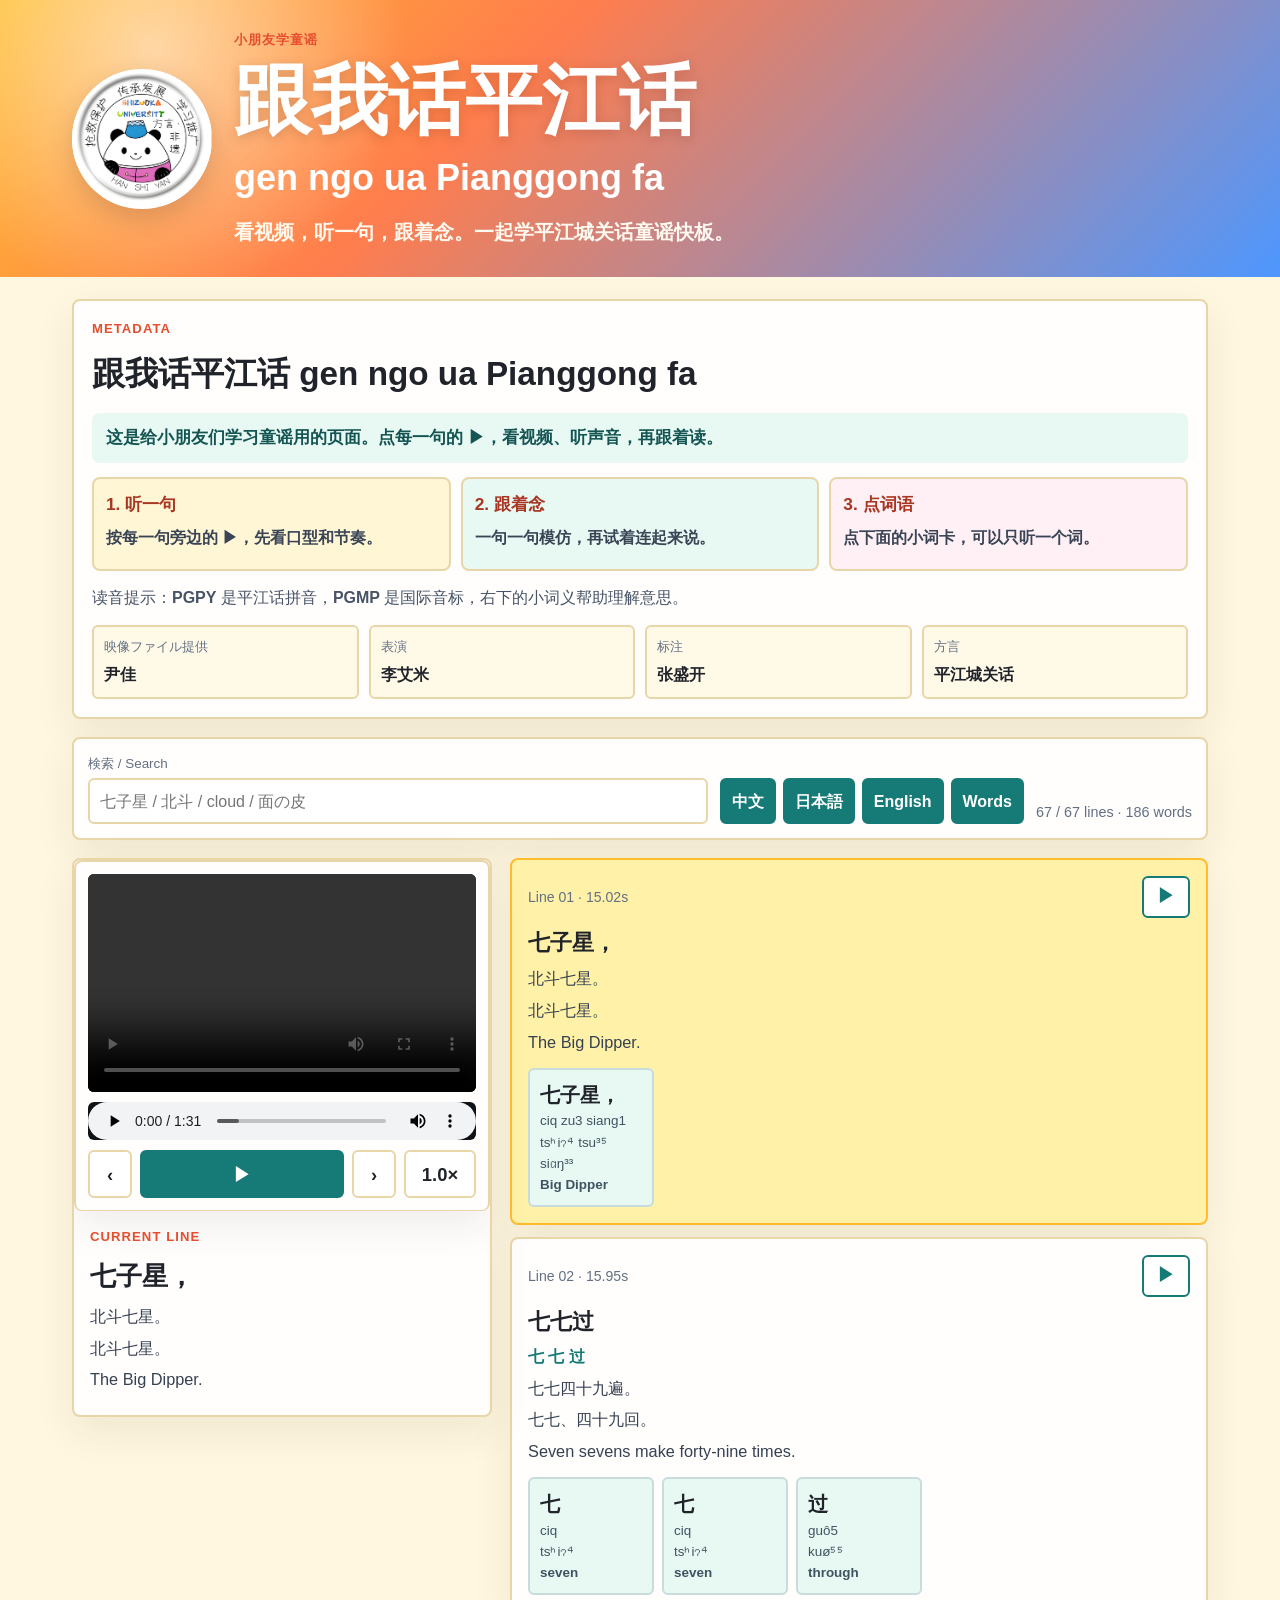
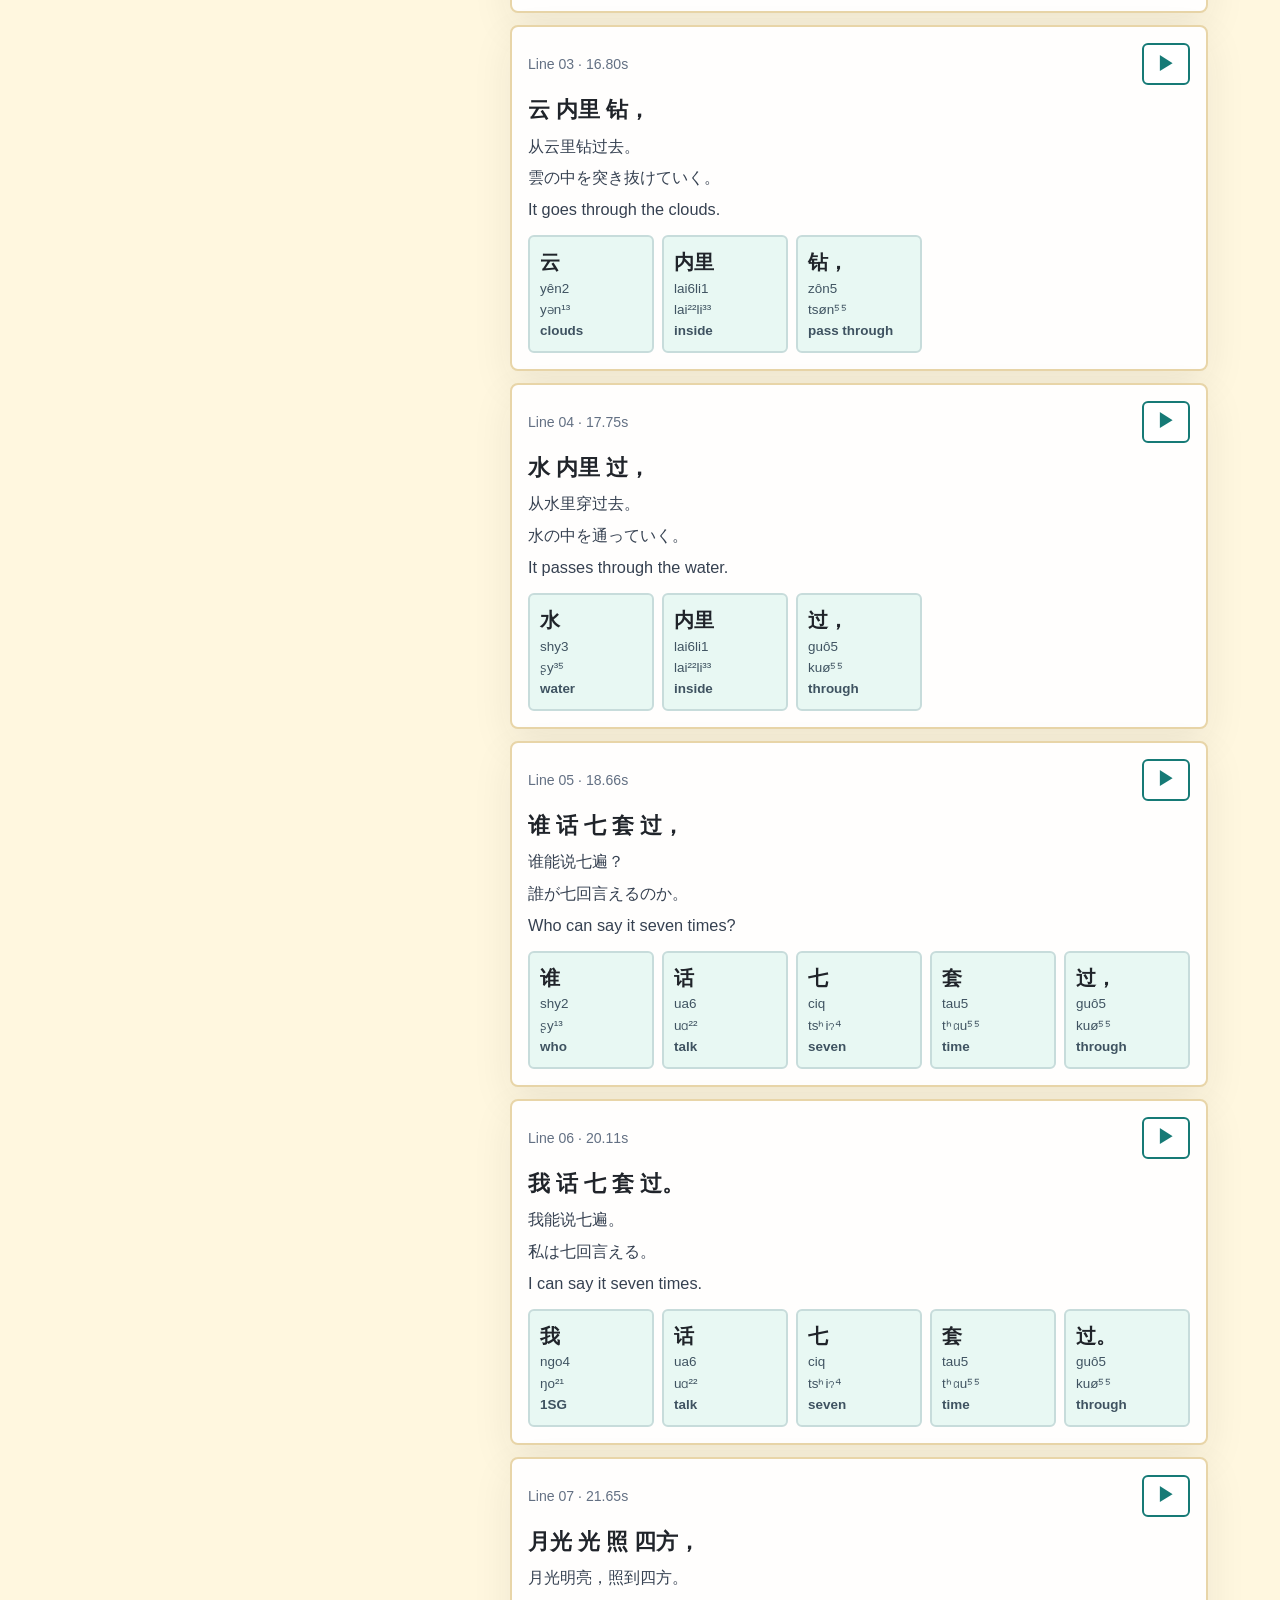
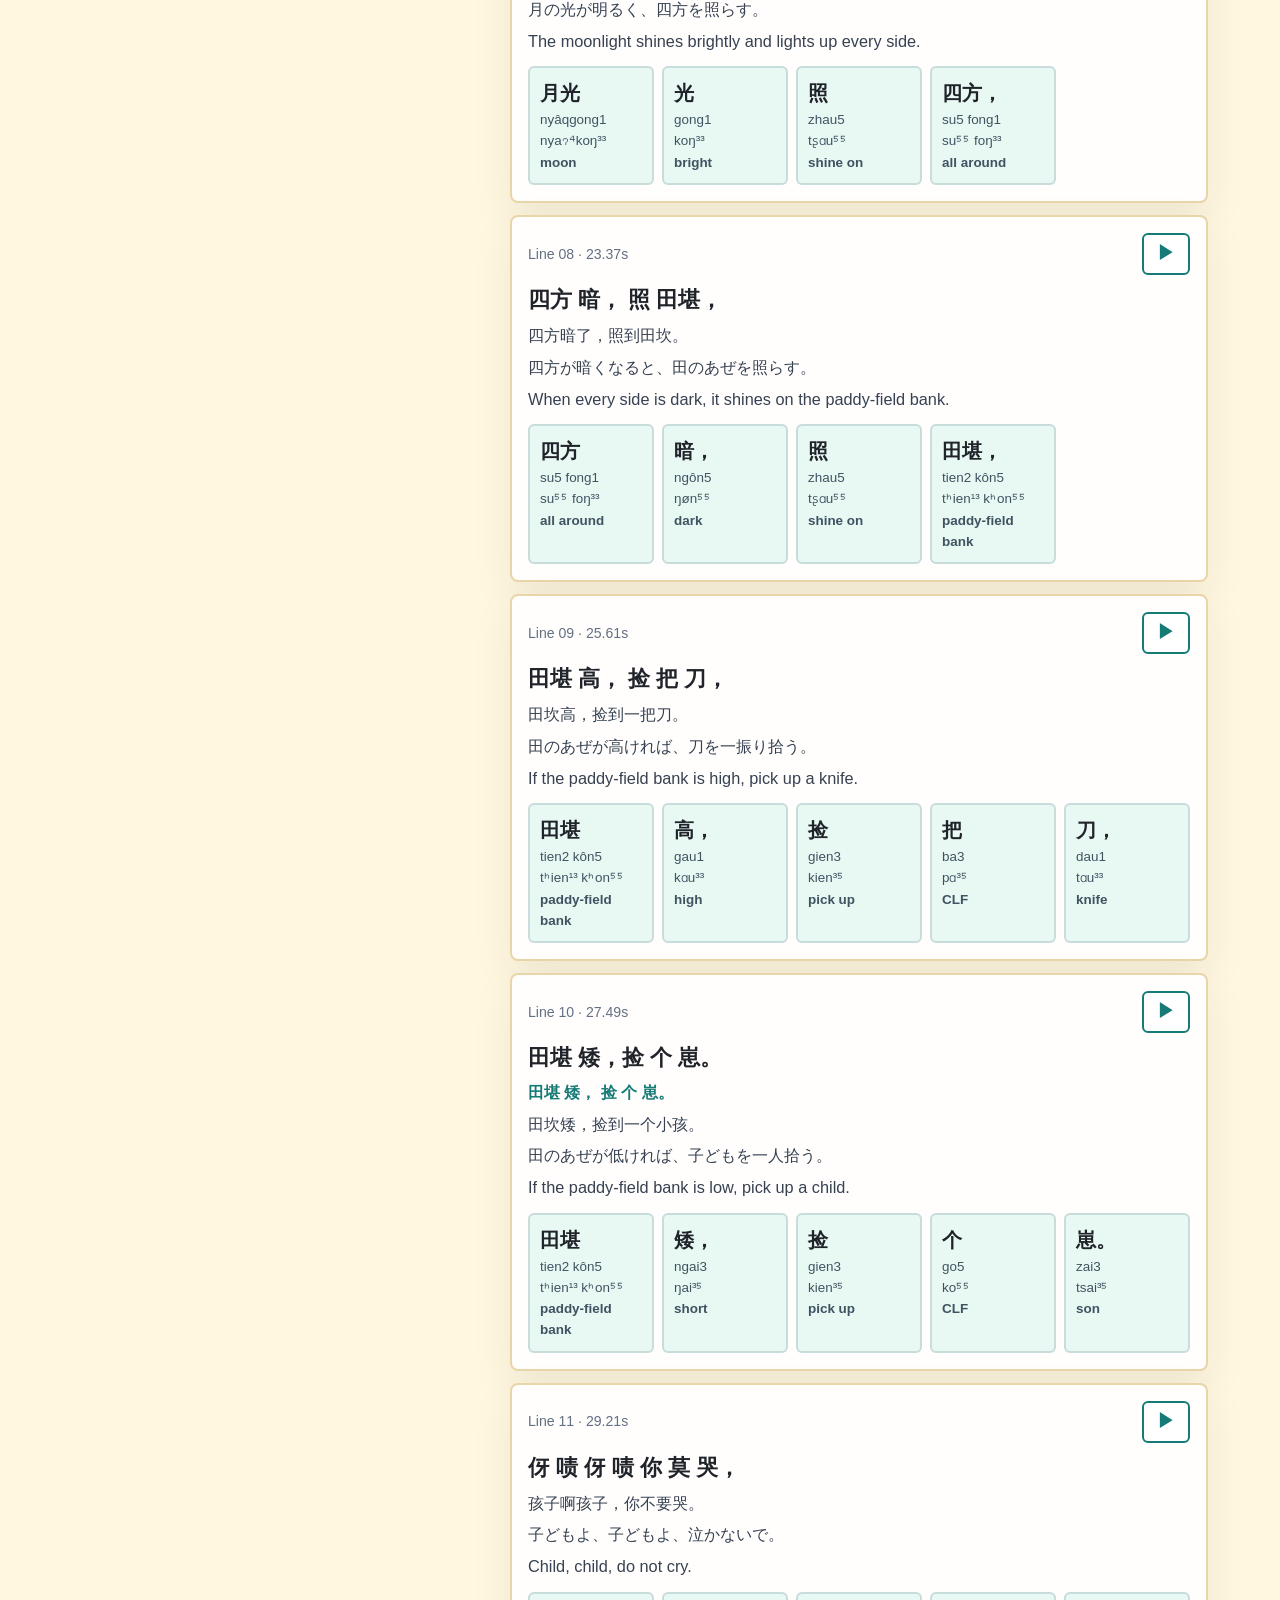
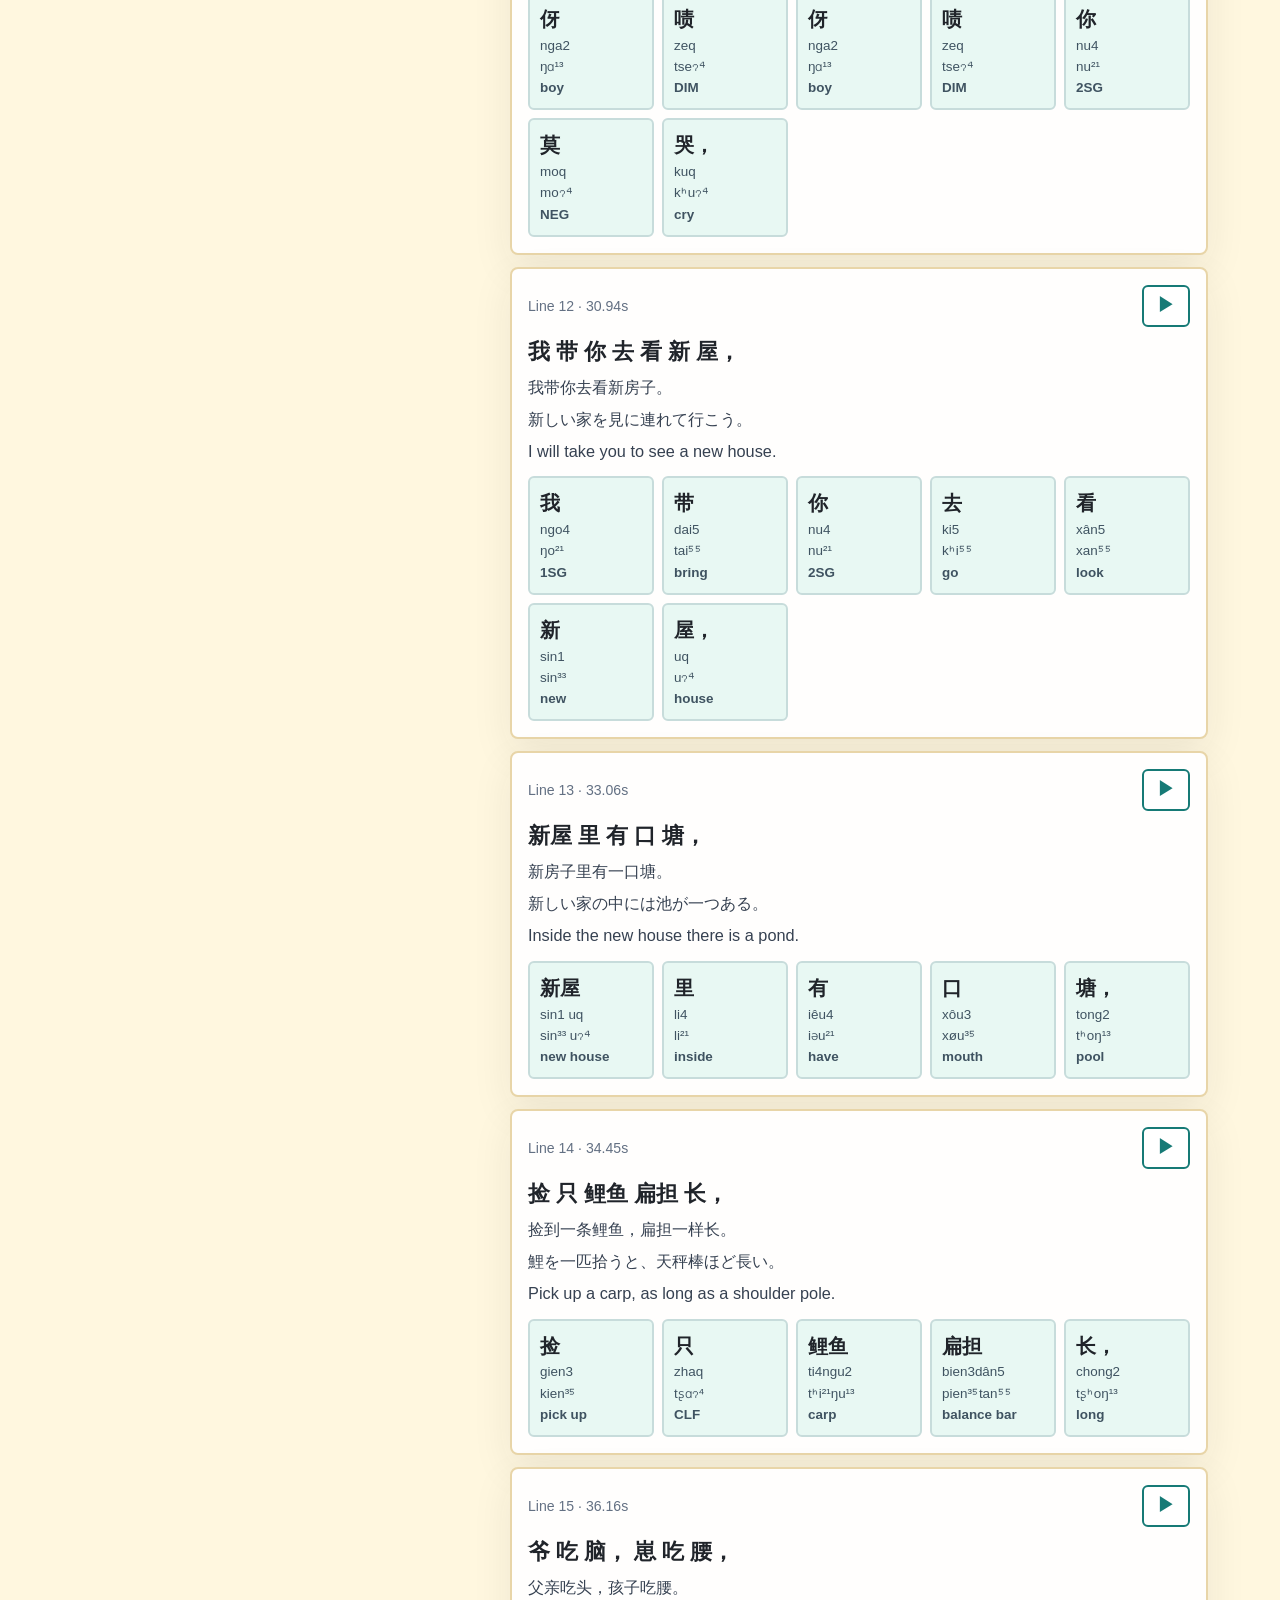
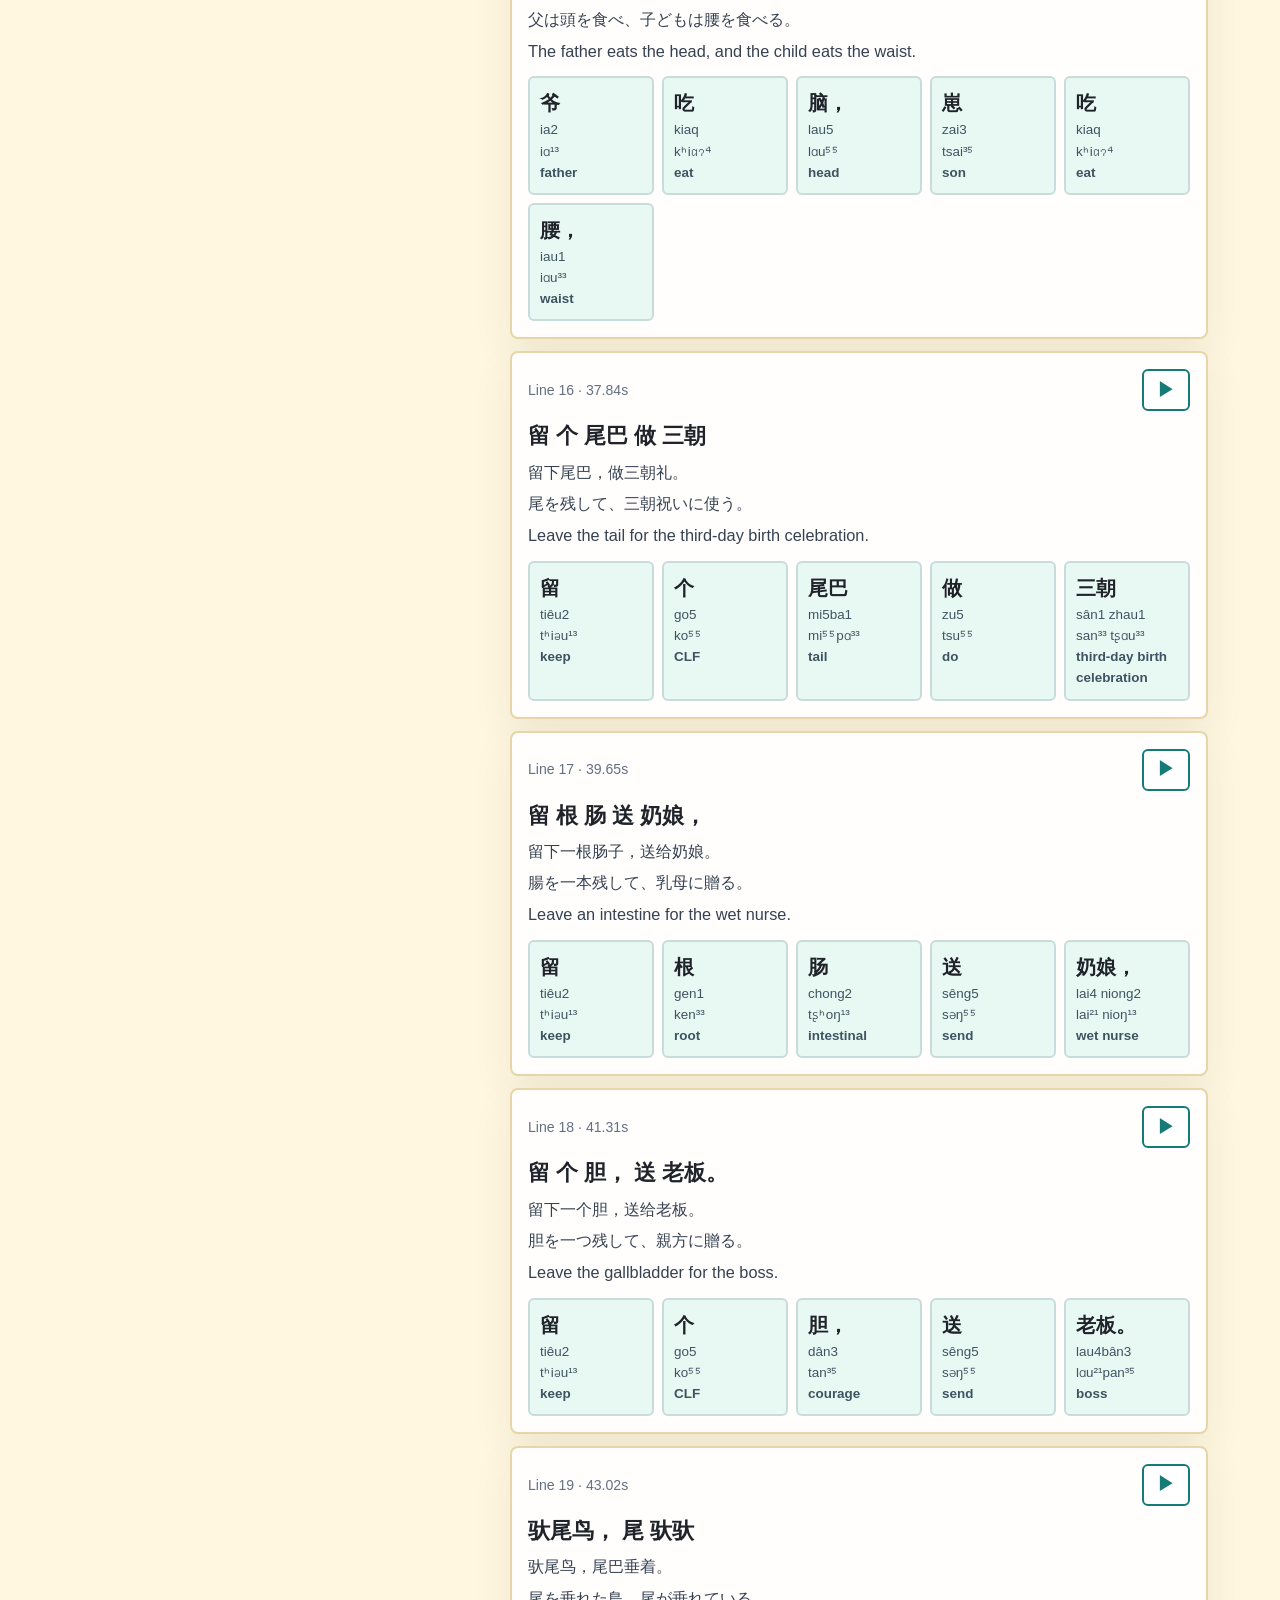
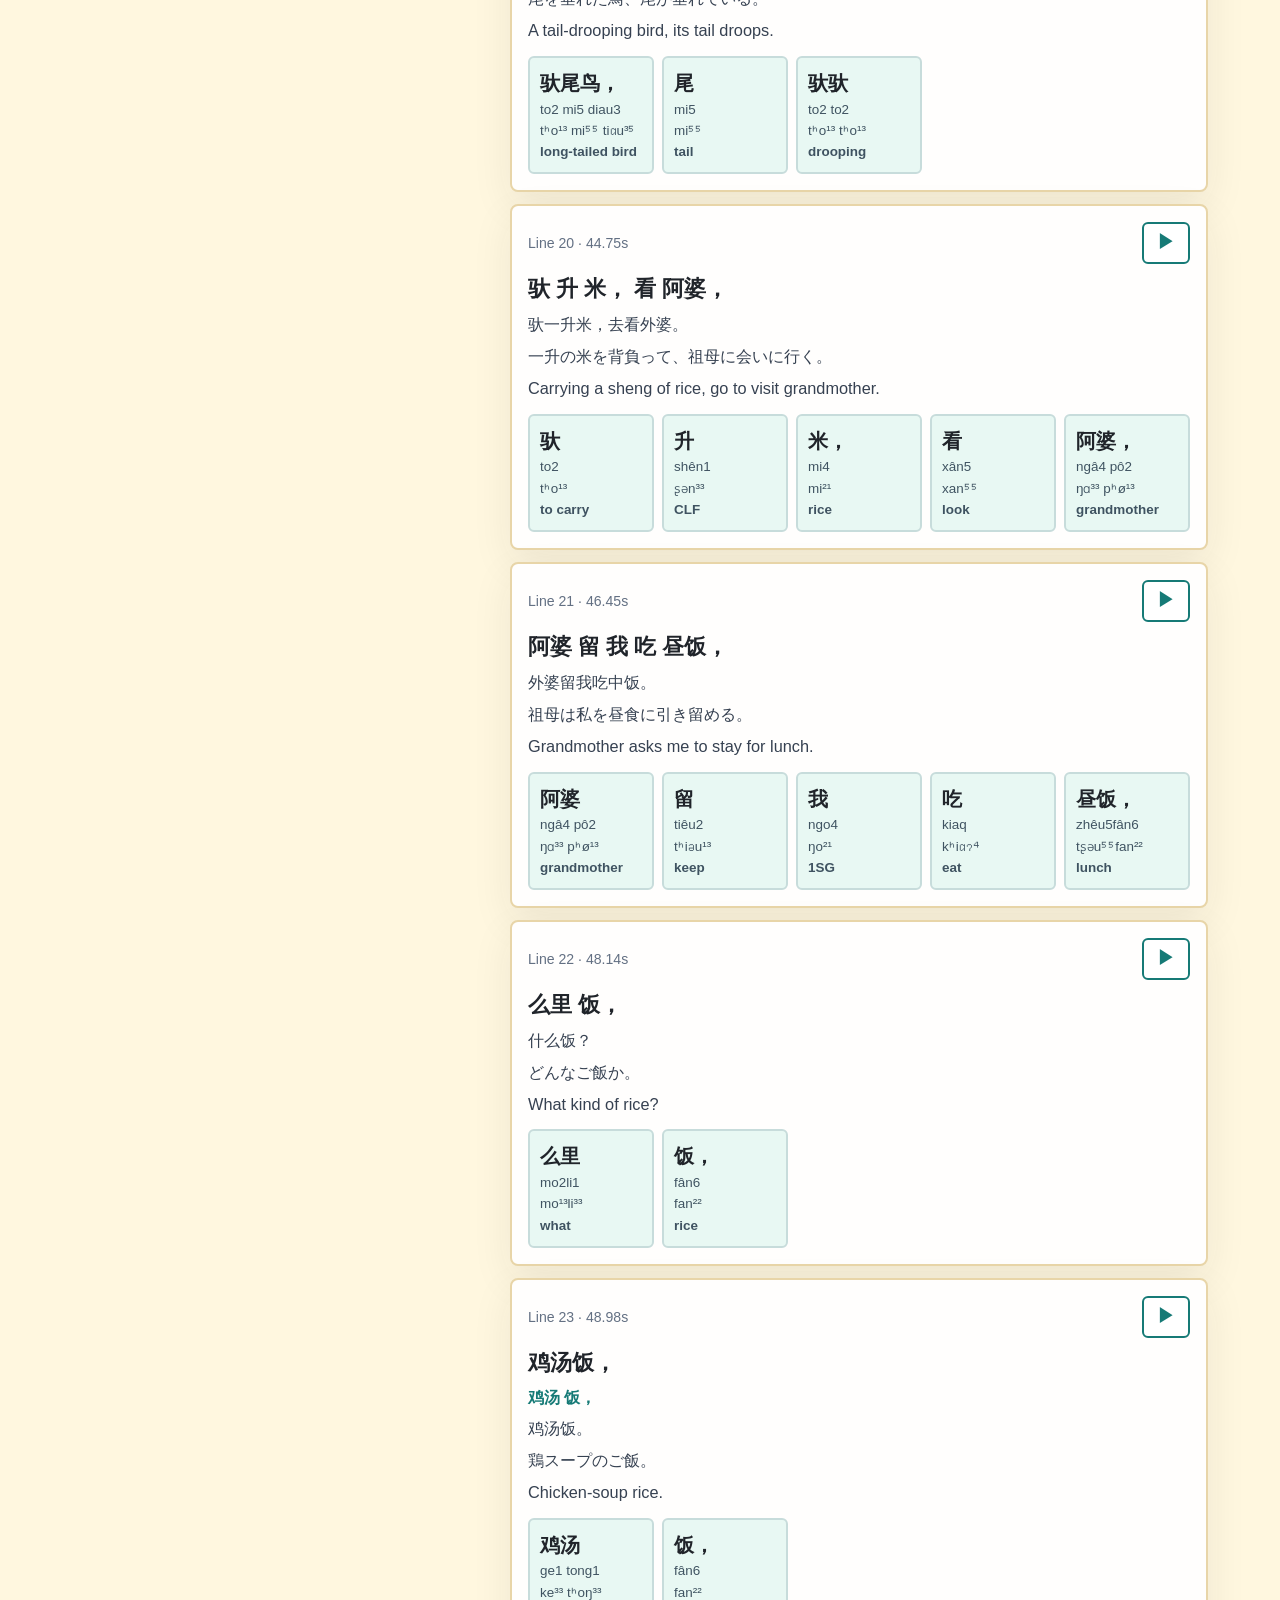
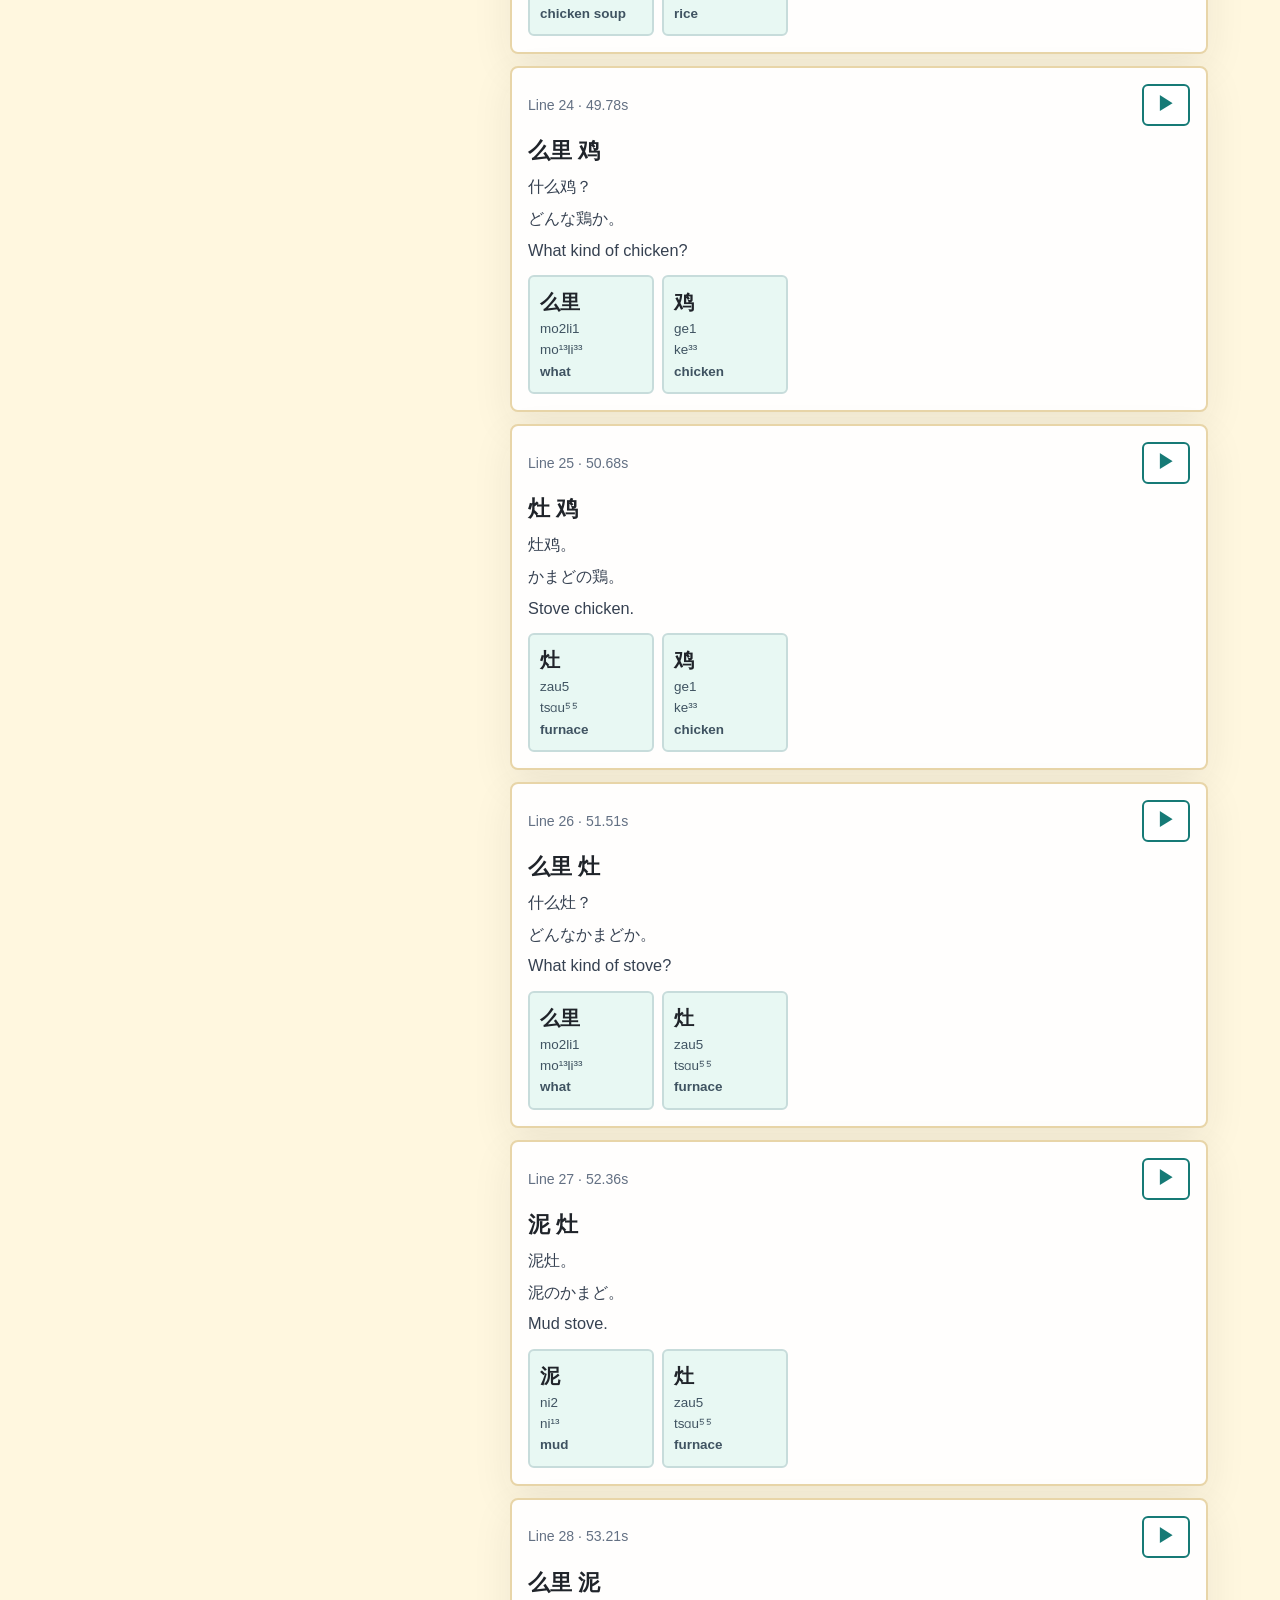
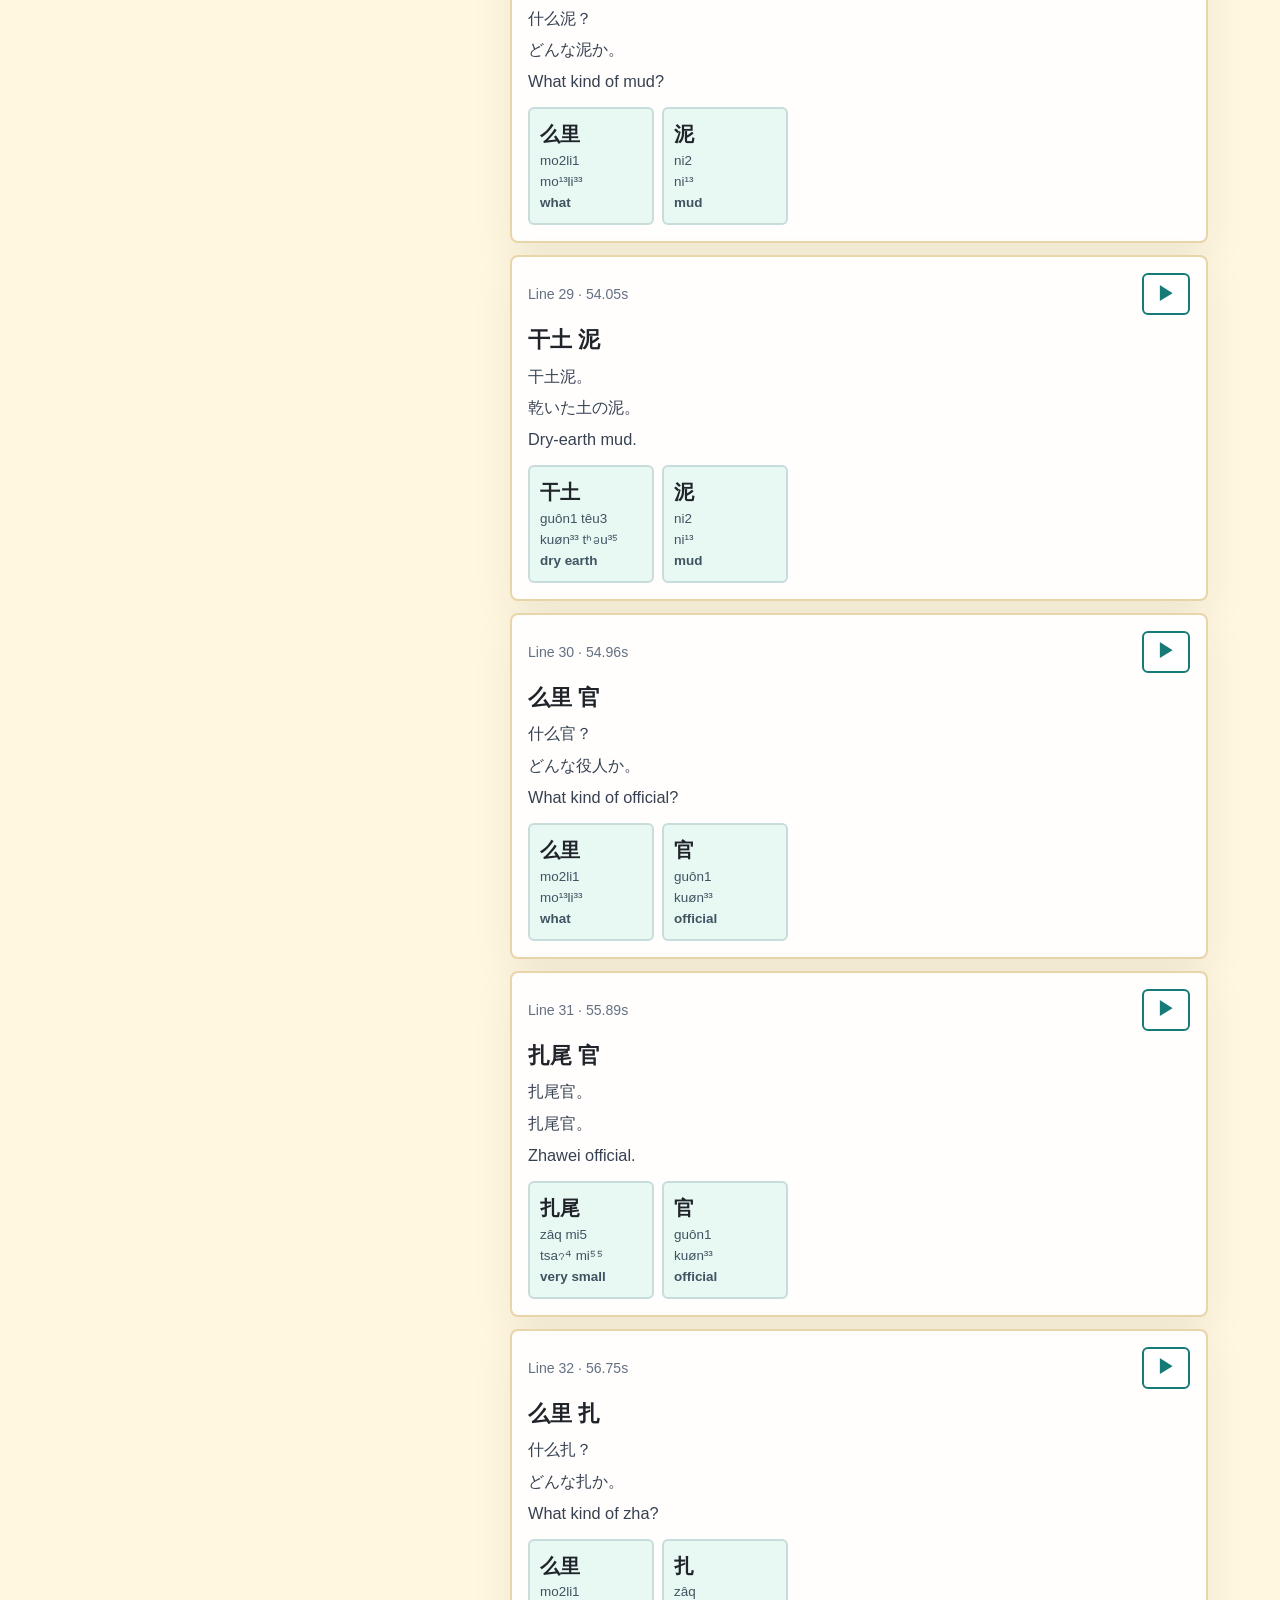
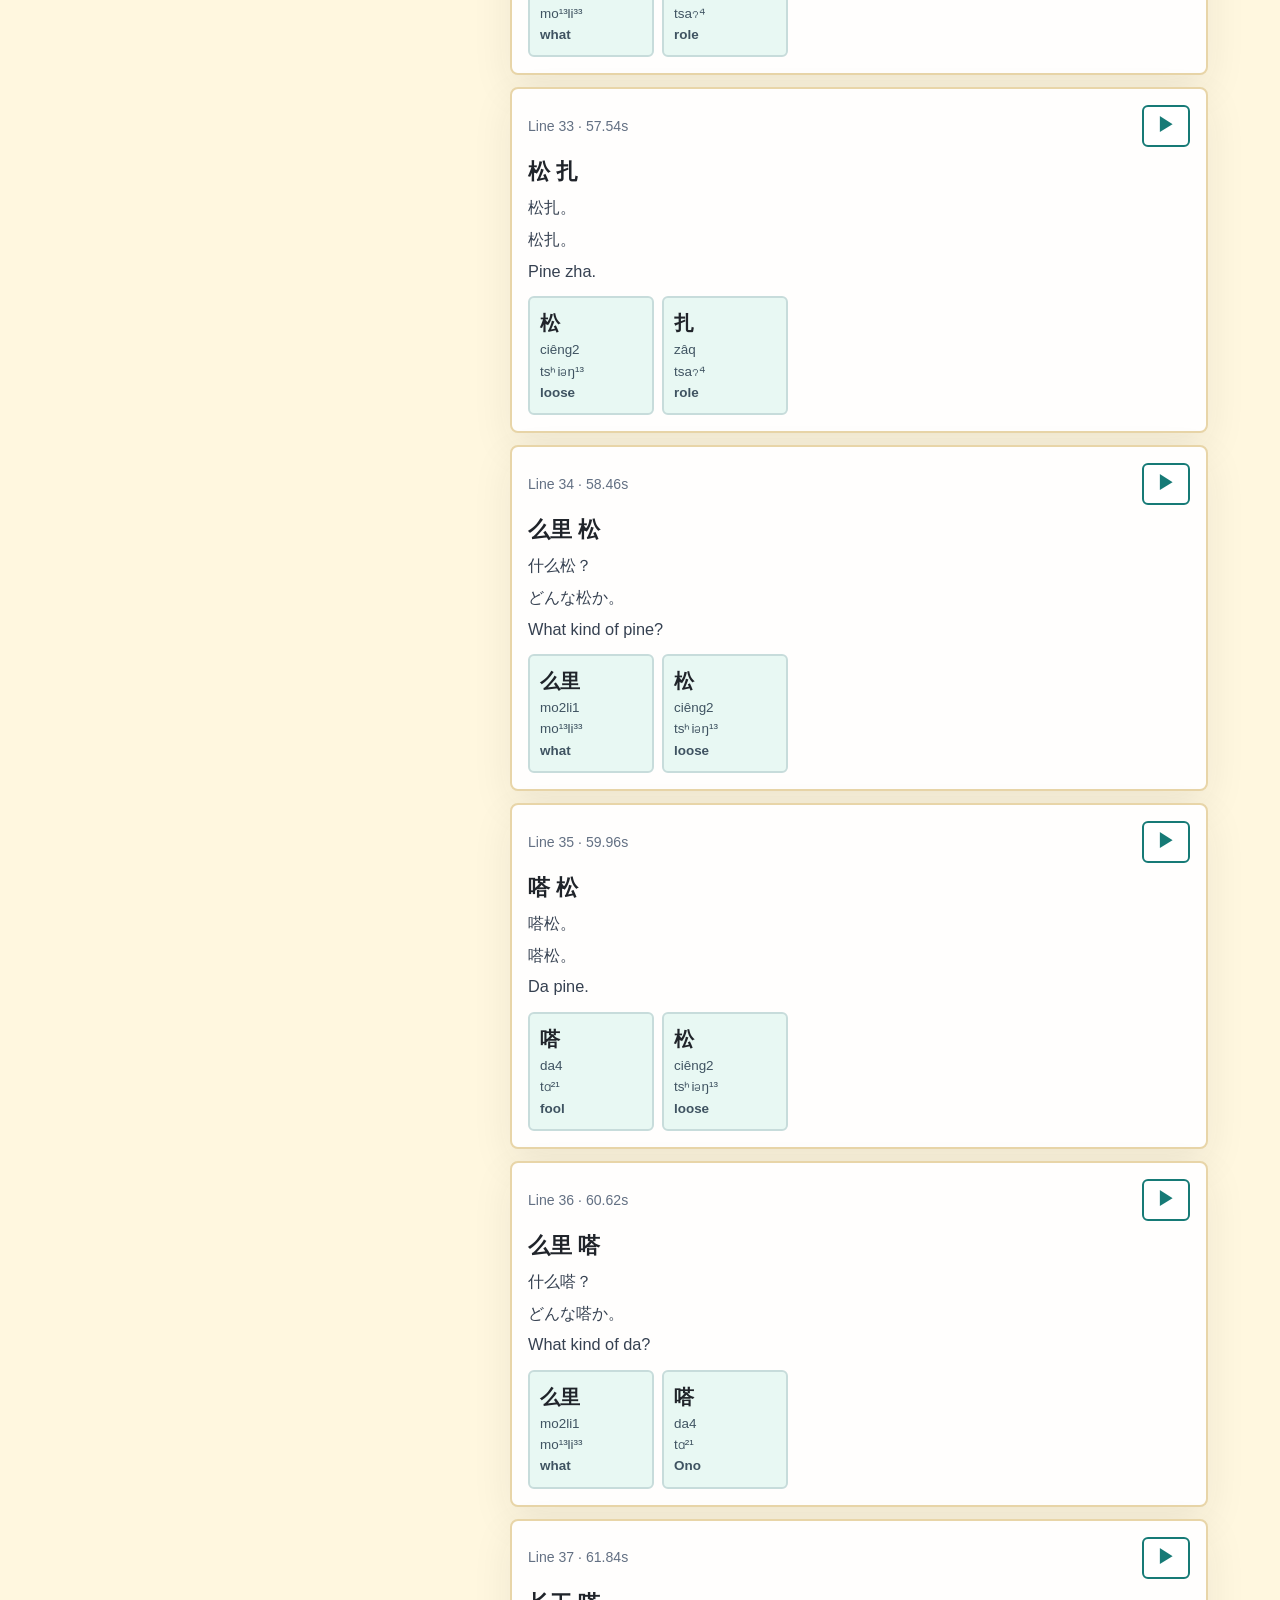
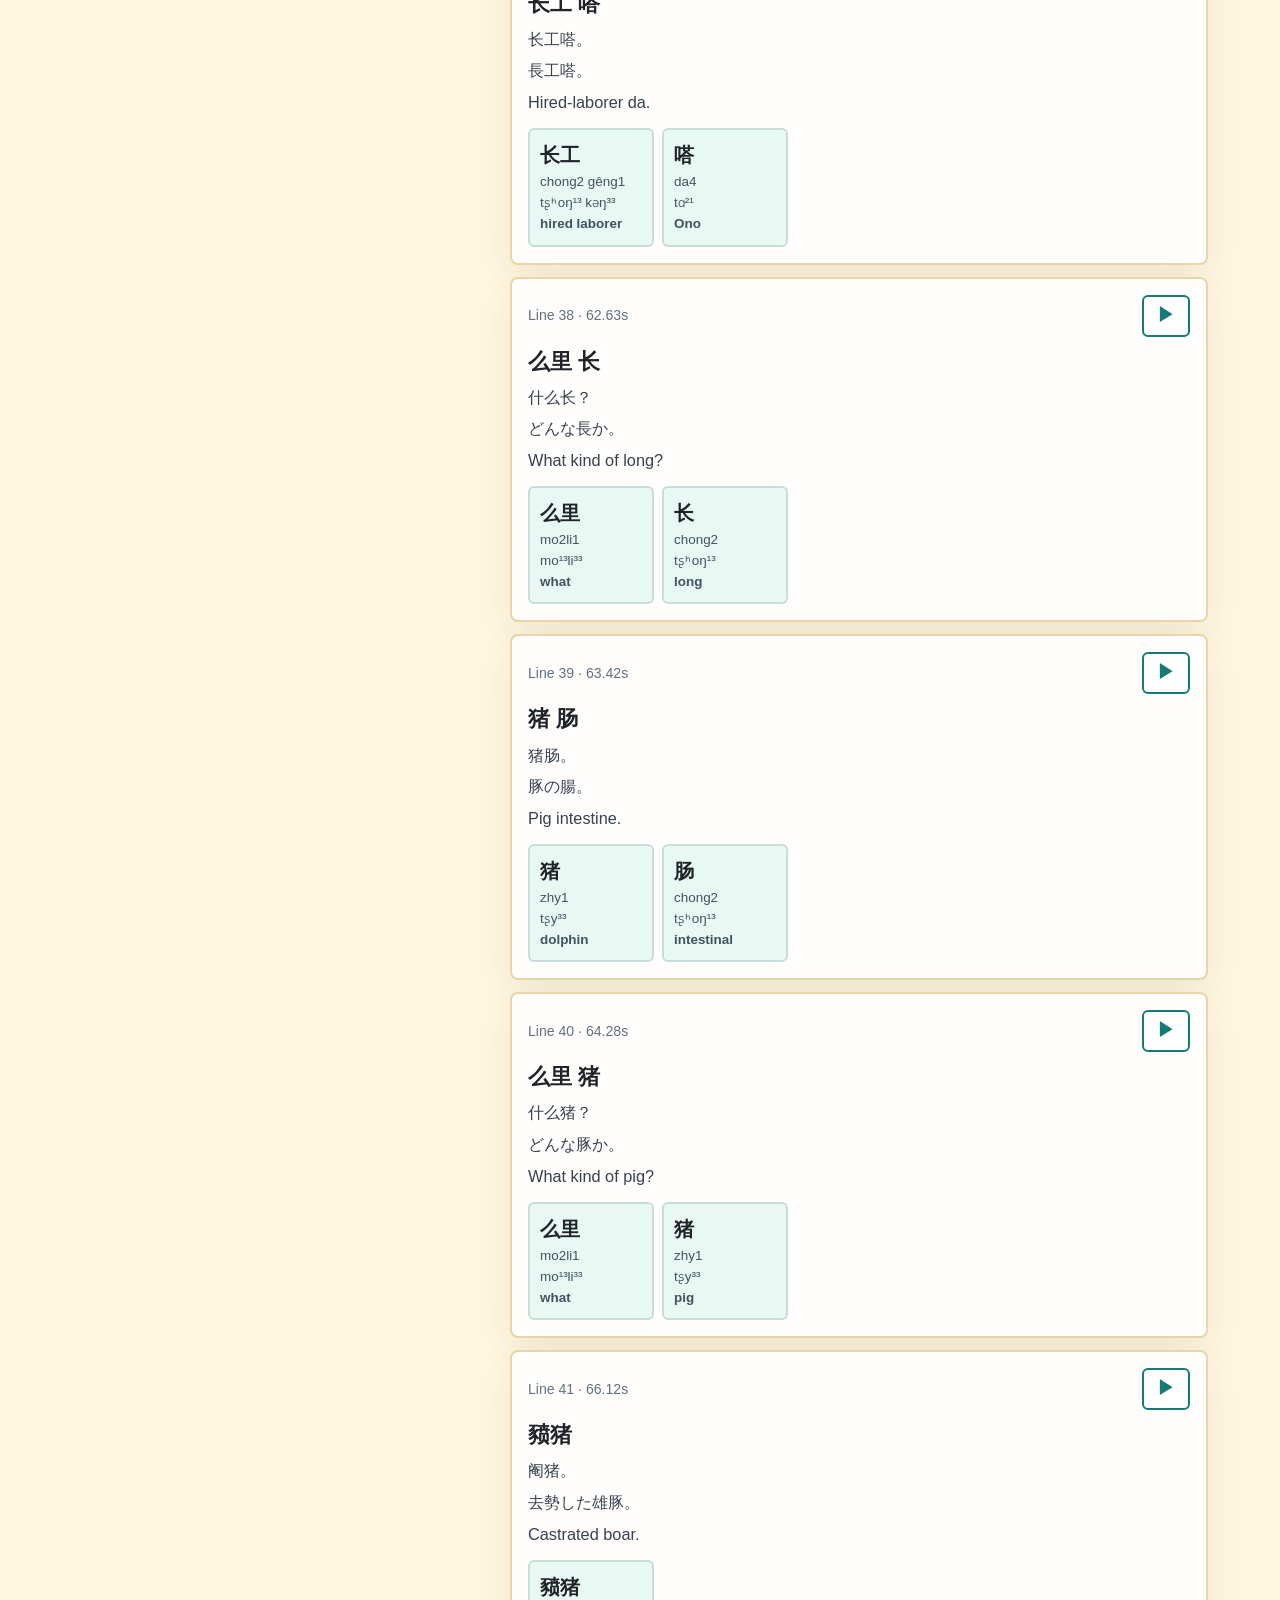
<file: kuaiban/index.html>
<!doctype html>
<html lang="zh-CN">
<head>
  <meta charset="utf-8">
  <meta name="viewport" content="width=device-width, initial-scale=1">
  <title>跟我话平江话 gen ngo ua Pianggong fa</title>
  <meta name="description" content="给小朋友们学习平江话童谣用的互动页面。">
  <link rel="stylesheet" href="styles.css">
</head>
<body>
  <header class="site-header">
    <div class="header-inner">
      <img class="site-logo" src="assets/kanshiken_shizudai_logo.png" alt="汉使研 logo">
      <div class="hero-copy">
        <p class="kicker">小朋友学童谣</p>
        <h1>跟我话平江话</h1>
        <p class="roman-title">gen ngo ua Pianggong fa</p>
        <p class="subtitle">看视频，听一句，跟着念。一起学平江城关话童谣快板。</p>
      </div>
    </div>
  </header>

  <main>
    <section class="overview">
      <div class="meta-panel">
        <p class="section-label">Metadata</p>
        <h2 id="pageTitle">跟我话平江话 gen ngo ua Pianggong fa</h2>
        <p class="kid-note">这是给小朋友们学习童谣用的页面。点每一句的 ▶，看视频、听声音，再跟着读。</p>
        <div class="learn-cards" aria-label="学习方法">
          <div class="learn-card">
            <strong>1. 听一句</strong>
            <span>按每一句旁边的 ▶，先看口型和节奏。</span>
          </div>
          <div class="learn-card">
            <strong>2. 跟着念</strong>
            <span>一句一句模仿，再试着连起来说。</span>
          </div>
          <div class="learn-card">
            <strong>3. 点词语</strong>
            <span>点下面的小词卡，可以只听一个词。</span>
          </div>
        </div>
        <p class="reading-note">读音提示：<b>PGPY</b> 是平江话拼音，<b>PGMP</b> 是国际音标，右下的小词义帮助理解意思。</p>
        <div id="metaGrid" class="meta-grid"></div>
      </div>
    </section>

    <section class="toolbar" aria-label="Display controls">
      <label class="search">
        <span>検索 / Search</span>
        <input id="searchInput" type="search" placeholder="七子星 / 北斗 / cloud / 面の皮">
      </label>
      <div class="toggles">
        <button class="toggle active" data-mode="ch" type="button">中文</button>
        <button class="toggle active" data-mode="jp" type="button">日本語</button>
        <button class="toggle active" data-mode="en" type="button">English</button>
        <button class="toggle active" data-mode="words" type="button">Words</button>
      </div>
      <div class="stats" id="stats"></div>
    </section>

    <section class="content-layout">
      <aside class="study-sidebar">
        <div class="media-panel">
          <video id="video" controls preload="metadata" playsinline poster="">
            <source src="assets/pgty_lam_2026_kb.mp4" type="video/mp4">
          </video>
          <audio id="audio" controls preload="metadata">
            <source src="assets/pgty_lam_2026_kb.wav" type="audio/wav">
          </audio>
          <div class="transport">
            <button id="backBtn" type="button" title="上一句">‹</button>
            <button id="playBtn" type="button" title="播放/暂停">▶</button>
            <button id="nextBtn" type="button" title="下一句">›</button>
            <button id="speedBtn" type="button" title="播放速度">1.0×</button>
          </div>
        </div>
        <div class="current-card">
          <p class="section-label">Current Line</p>
          <div id="currentLine" class="current-line"></div>
        </div>
      </aside>
      <div id="phraseList" class="phrase-list"></div>
    </section>
  </main>

  <div id="miniPlayer" class="mini-player" aria-live="polite">
    <div class="mini-head">
      <span id="miniCaption">Current clip</span>
      <button id="miniClose" type="button" title="閉じる">×</button>
    </div>
    <video id="miniVideo" muted playsinline preload="metadata">
      <source src="assets/pgty_lam_2026_kb.mp4" type="video/mp4">
    </video>
  </div>

  <footer>
    <p class="footer-brand">静冈大学汉使研 / HAN SHI YAN</p>
    <p>Copyright © 2026 张盛开. All rights reserved.</p>
    <p>映像ファイル提供: 尹佳 / 表演: 李艾米 / 标注: 张盛开.</p>
    <p>本页用于平江话童谣学习与方言文化传承展示。</p>
    <p>Generated from ELAN annotation data. Source file: <span id="sourceEaf"></span></p>
  </footer>

  <script src="data.js"></script>
  <script src="app.js"></script>
</body>
</html>
</file>
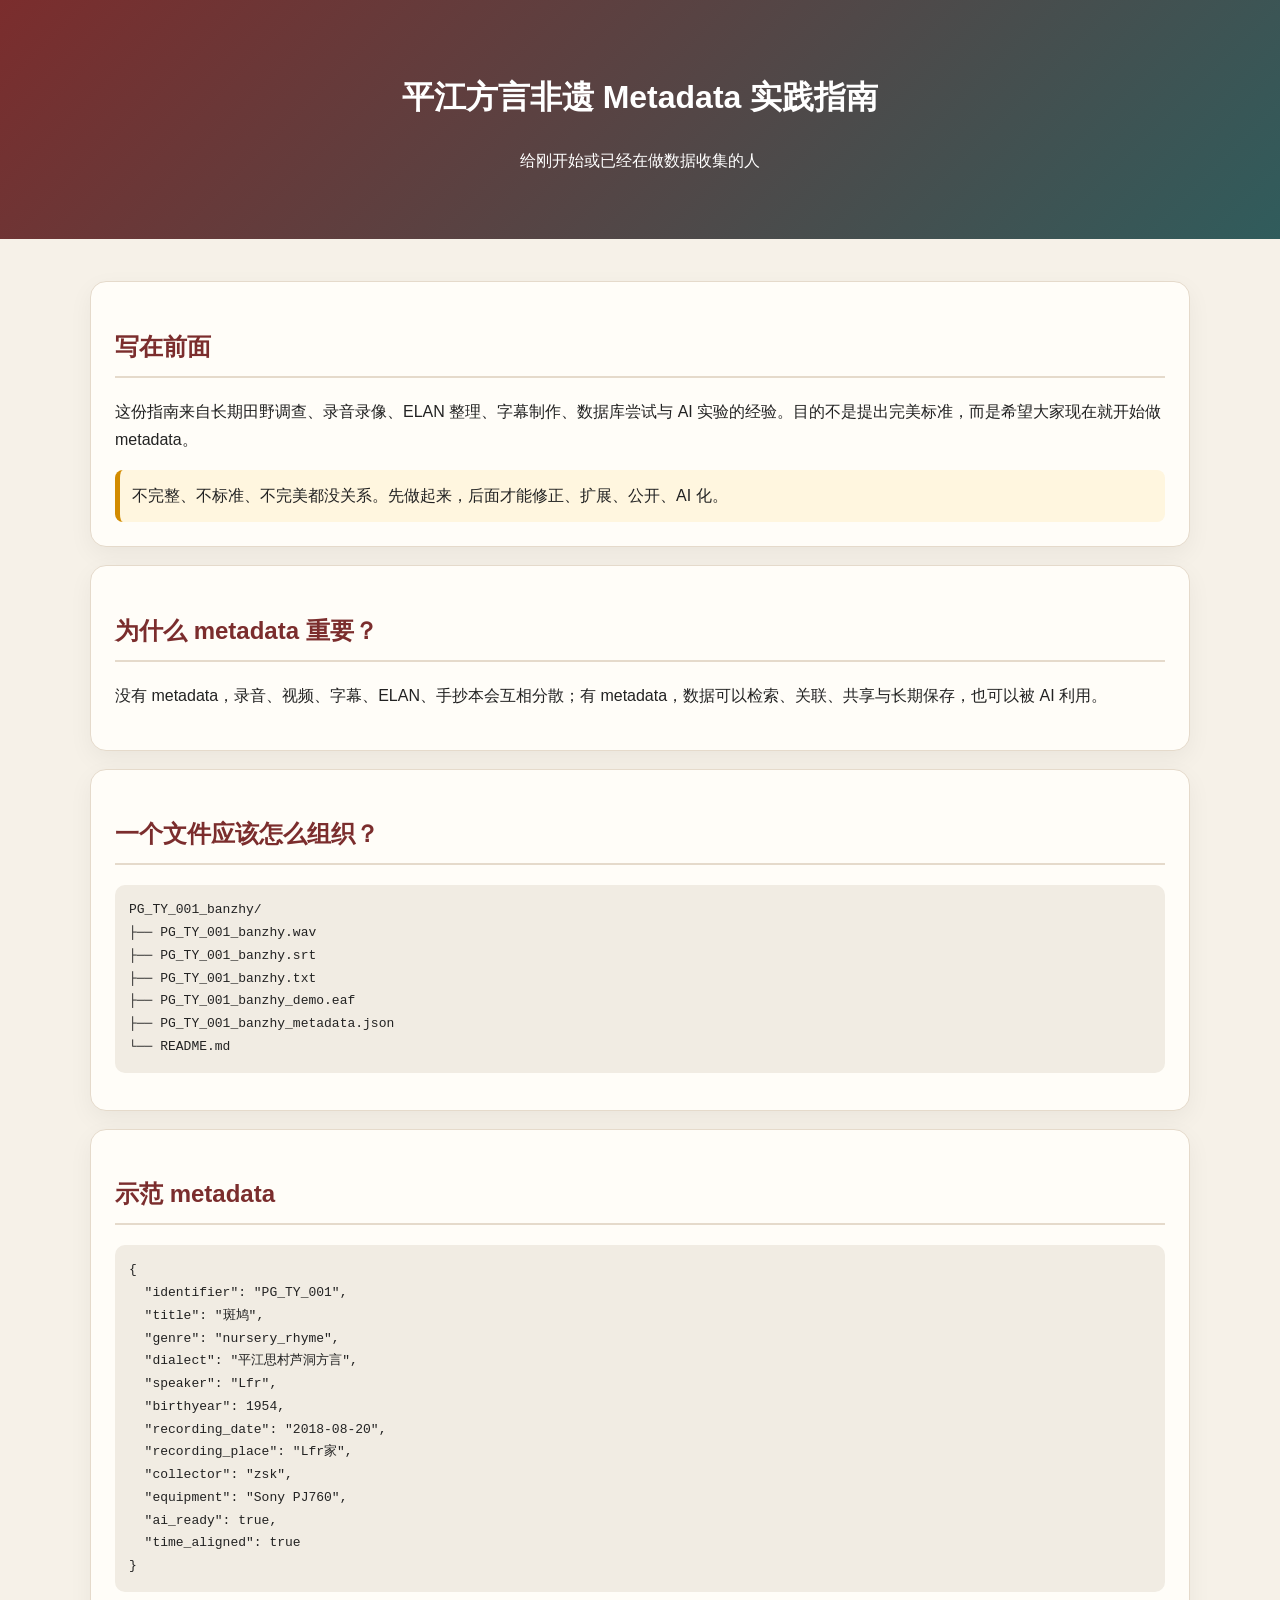
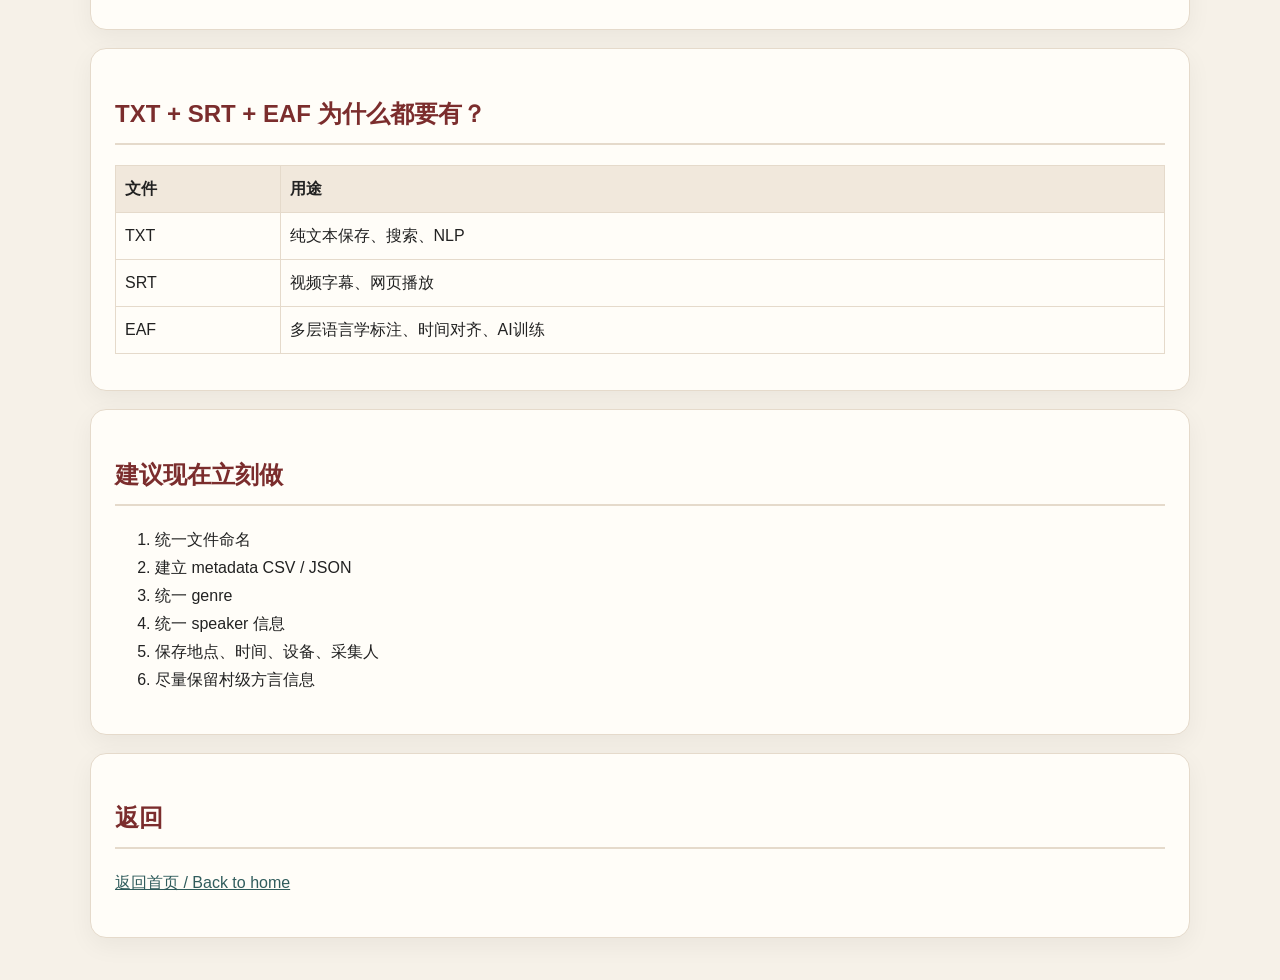
<file: docs/metadata_practical_guide.html>
<!doctype html>
<html lang="zh-CN">
<head>
<meta charset="utf-8"><meta name="viewport" content="width=device-width, initial-scale=1">
<title>Metadata 实践指南</title>
<style>
body{margin:0;background:#f6f1e8;color:#222;font-family:-apple-system,BlinkMacSystemFont,"Segoe UI","Noto Sans SC","Noto Sans JP",sans-serif;line-height:1.75}
header{background:linear-gradient(135deg,#7b2d2d,#305c5c);color:white;text-align:center;padding:48px 20px}
main{max-width:1100px;margin:auto;padding:24px}
section{background:#fffdf8;border:1px solid #e5dacb;border-radius:16px;padding:24px;margin:18px 0;box-shadow:0 8px 24px rgba(0,0,0,.05)}
h2{color:#7b2d2d;border-bottom:2px solid #e5dacb;padding-bottom:8px}
pre{background:#f1ece3;border-radius:10px;padding:14px;overflow:auto}
table{width:100%;border-collapse:collapse;margin:12px 0}th,td{border:1px solid #e5dacb;padding:9px;text-align:left}th{background:#f1e8dc}
.note{background:#fff6df;border-left:5px solid #d28b00;padding:12px;border-radius:8px}
a{color:#305c5c}
</style>
</head>
<body>
<header>
<h1>平江方言非遗 Metadata 实践指南</h1>
<p>给刚开始或已经在做数据收集的人</p>
</header>
<main>
<section>
<h2>写在前面</h2>
<p>这份指南来自长期田野调查、录音录像、ELAN 整理、字幕制作、数据库尝试与 AI 实验的经验。目的不是提出完美标准，而是希望大家现在就开始做 metadata。</p>
<div class="note">不完整、不标准、不完美都没关系。先做起来，后面才能修正、扩展、公开、AI 化。</div>
</section>

<section>
<h2>为什么 metadata 重要？</h2>
<p>没有 metadata，录音、视频、字幕、ELAN、手抄本会互相分散；有 metadata，数据可以检索、关联、共享与长期保存，也可以被 AI 利用。</p>
</section>

<section>
<h2>一个文件应该怎么组织？</h2>
<pre>PG_TY_001_banzhy/
├── PG_TY_001_banzhy.wav
├── PG_TY_001_banzhy.srt
├── PG_TY_001_banzhy.txt
├── PG_TY_001_banzhy_demo.eaf
├── PG_TY_001_banzhy_metadata.json
└── README.md</pre>
</section>

<section>
<h2>示范 metadata</h2>
<pre>{
  "identifier": "PG_TY_001",
  "title": "斑鸠",
  "genre": "nursery_rhyme",
  "dialect": "平江思村芦洞方言",
  "speaker": "Lfr",
  "birthyear": 1954,
  "recording_date": "2018-08-20",
  "recording_place": "Lfr家",
  "collector": "zsk",
  "equipment": "Sony PJ760",
  "ai_ready": true,
  "time_aligned": true
}</pre>
</section>

<section>
<h2>TXT + SRT + EAF 为什么都要有？</h2>
<table>
<tr><th>文件</th><th>用途</th></tr>
<tr><td>TXT</td><td>纯文本保存、搜索、NLP</td></tr>
<tr><td>SRT</td><td>视频字幕、网页播放</td></tr>
<tr><td>EAF</td><td>多层语言学标注、时间对齐、AI训练</td></tr>
</table>
</section>

<section>
<h2>建议现在立刻做</h2>
<ol>
<li>统一文件命名</li>
<li>建立 metadata CSV / JSON</li>
<li>统一 genre</li>
<li>统一 speaker 信息</li>
<li>保存地点、时间、设备、采集人</li>
<li>尽量保留村级方言信息</li>
</ol>
</section>

<section>
<h2>返回</h2>
<p><a href="../index.html">返回首页 / Back to home</a></p>
</section>
</main></body></html>
</file>
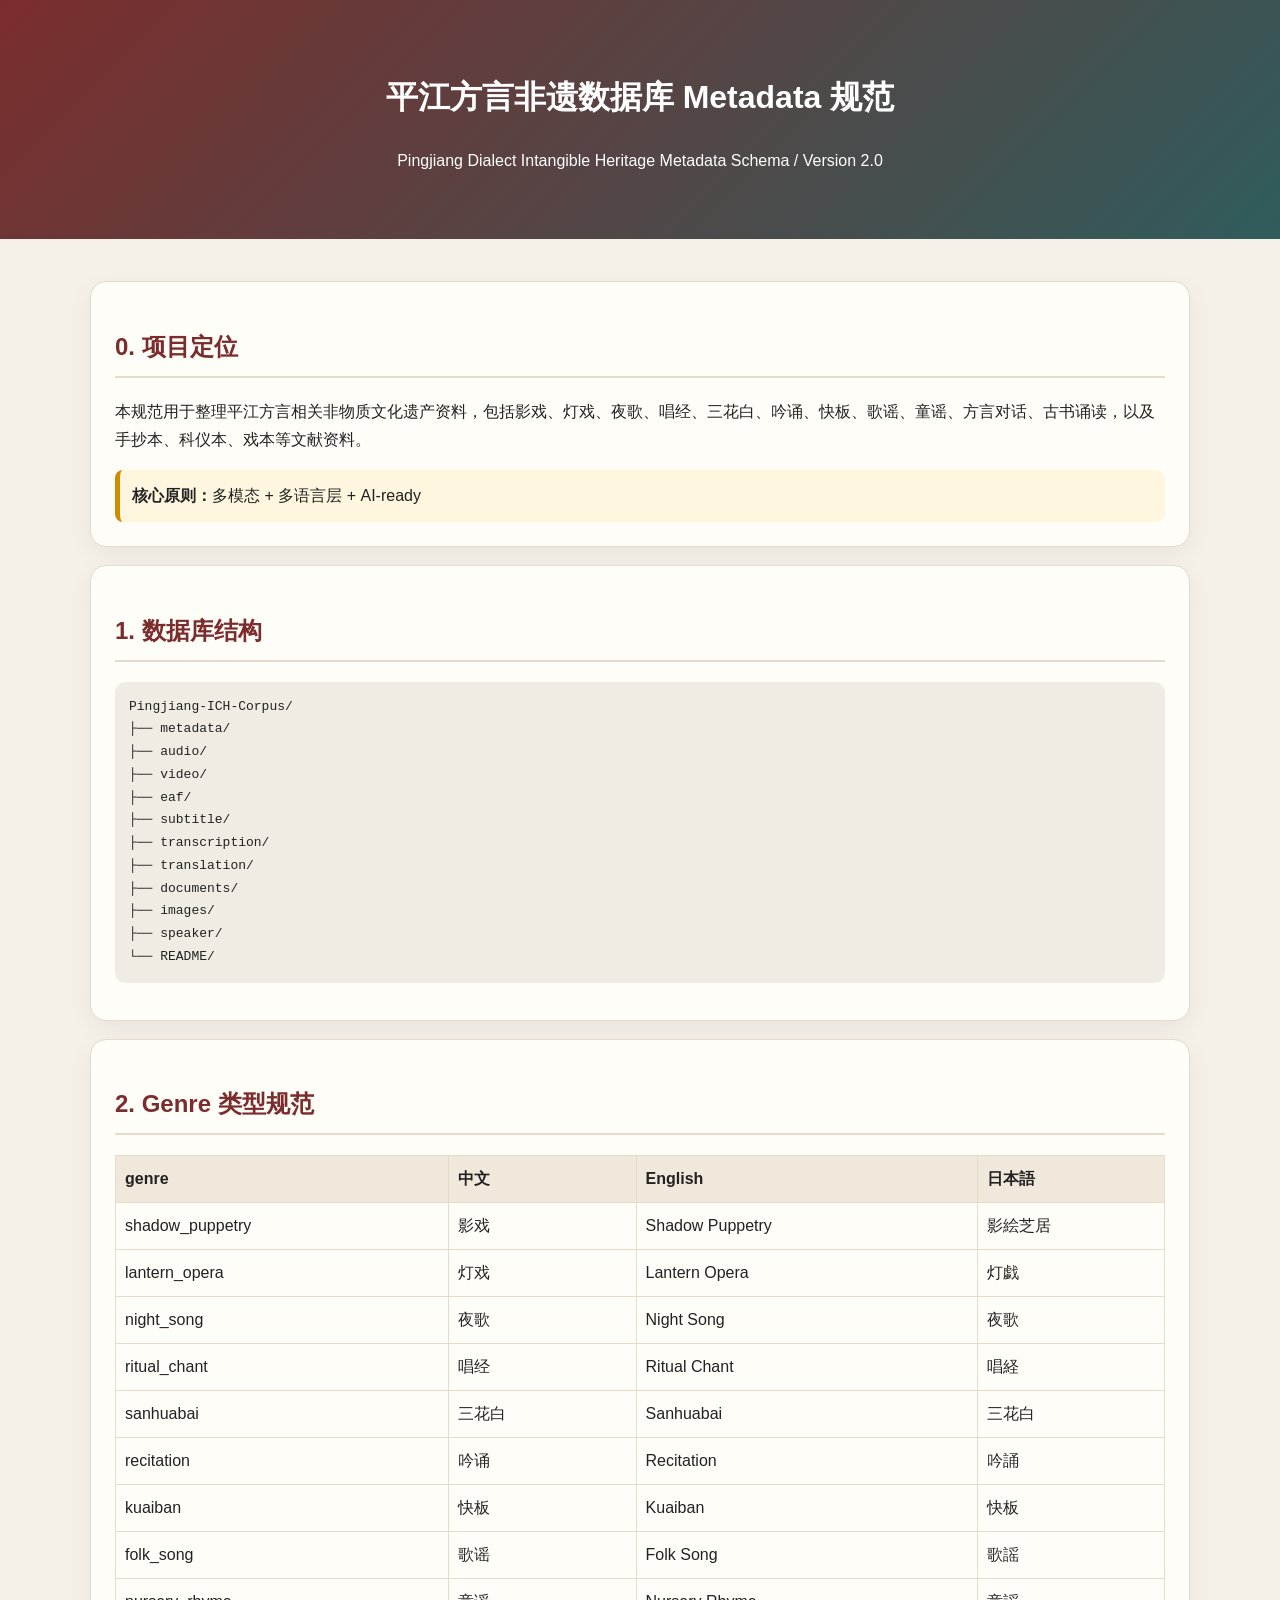
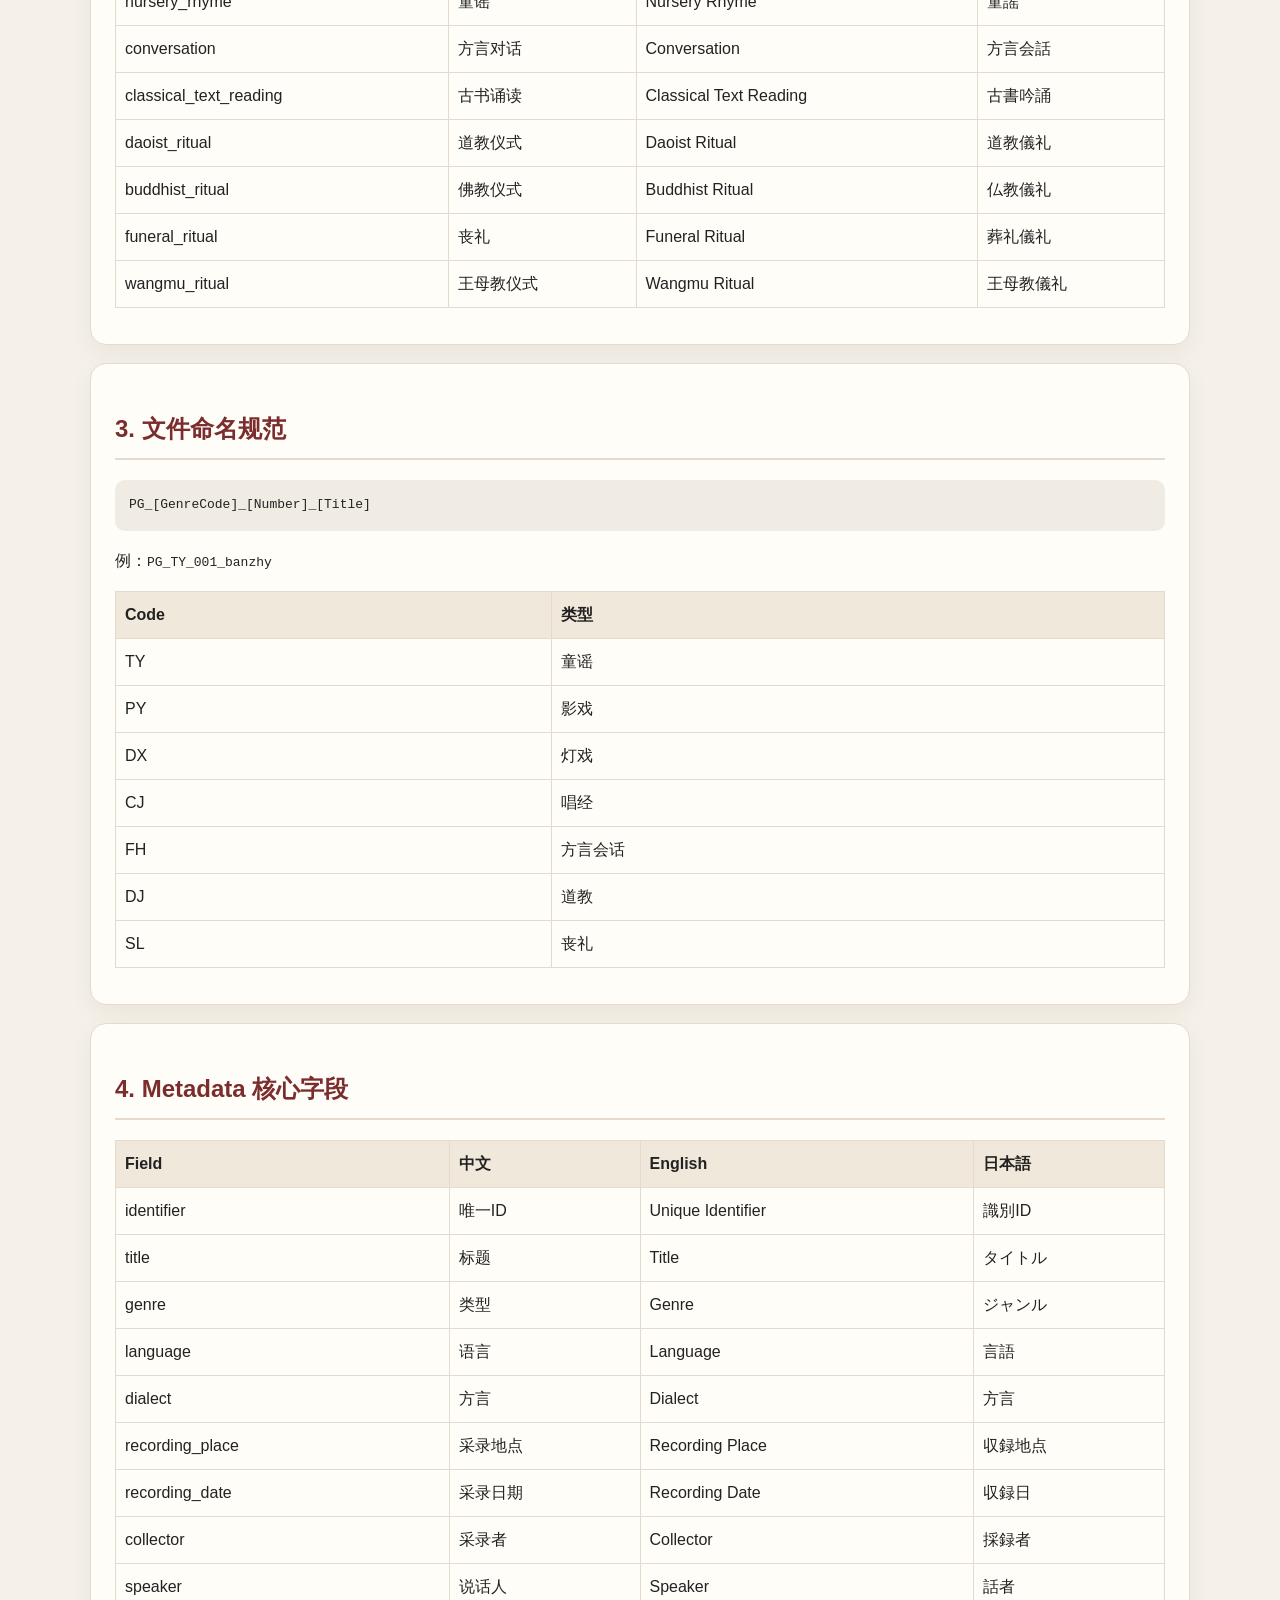
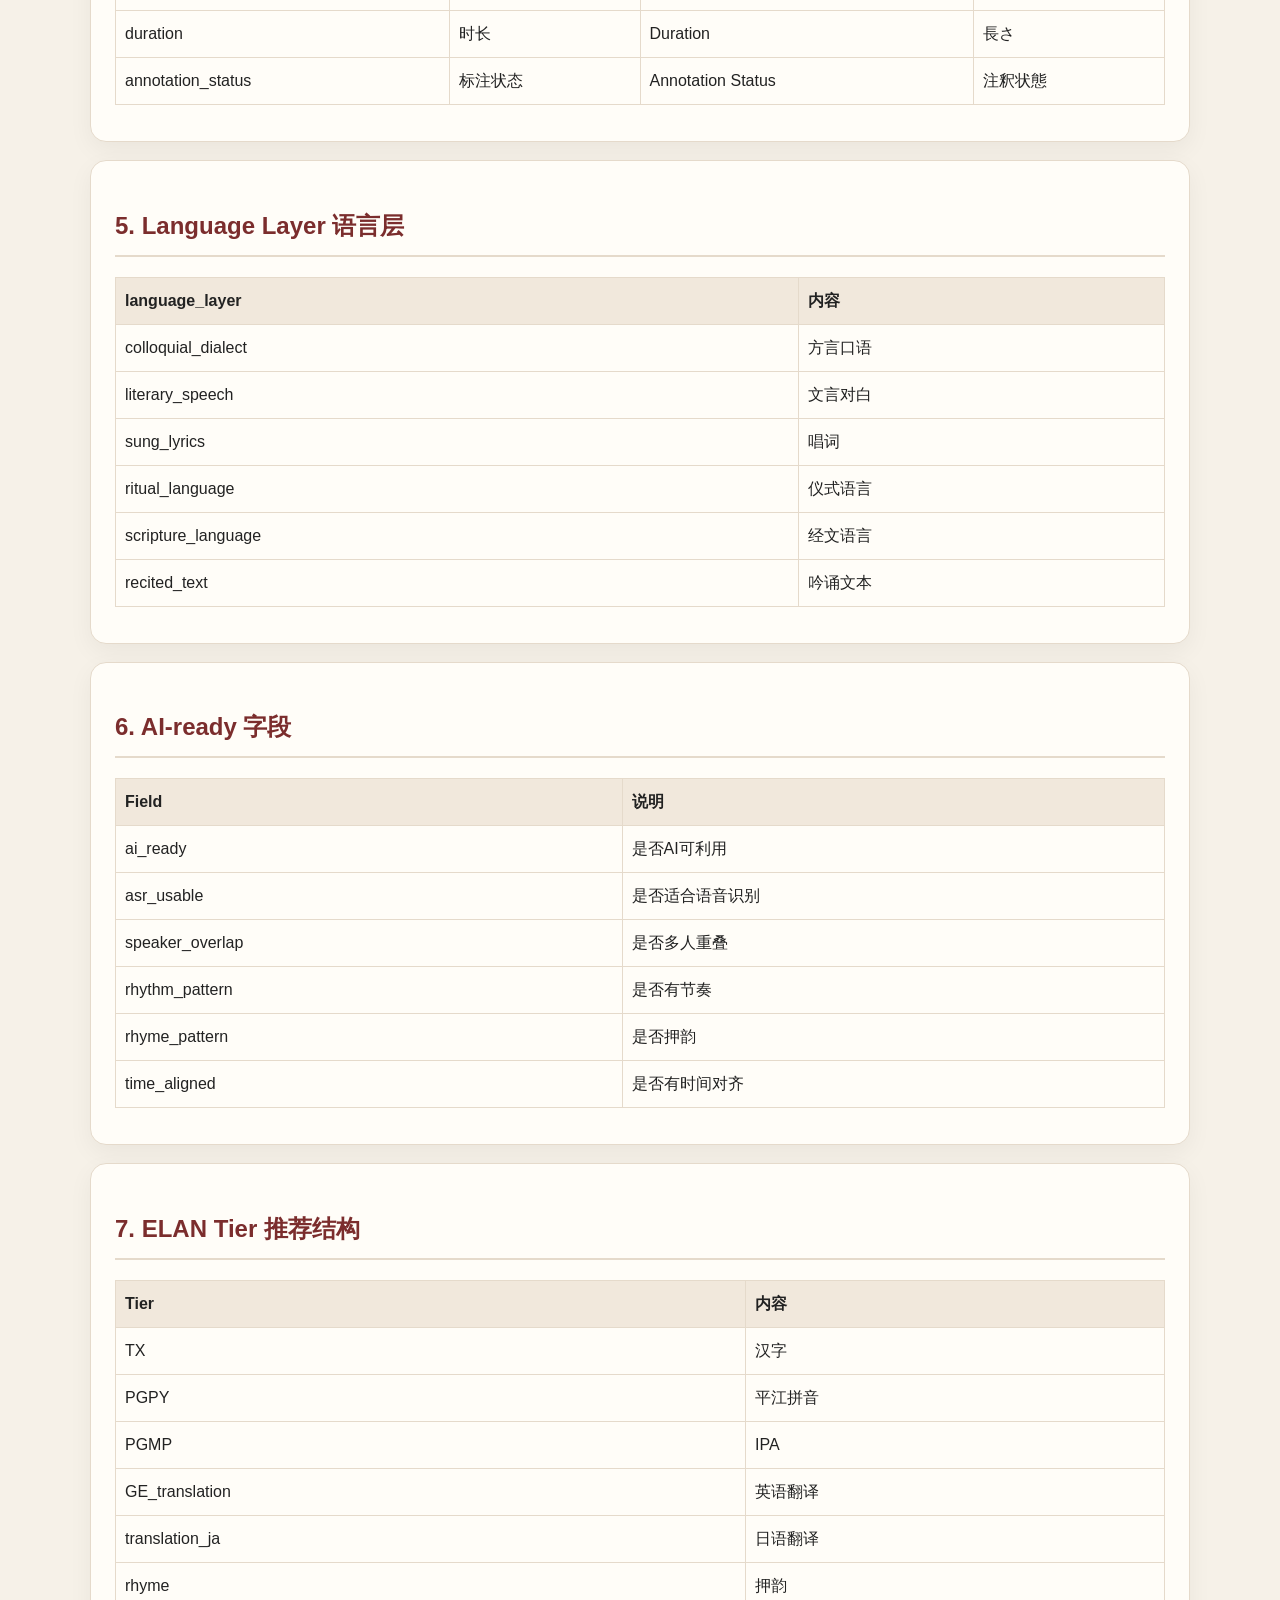
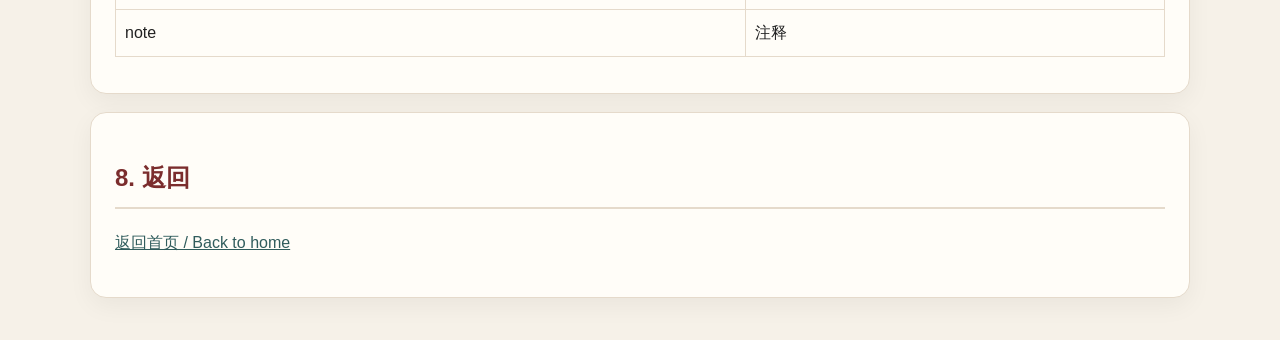
<file: docs/metadata_schema.html>
<!doctype html>
<html lang="zh-CN">
<head>
<meta charset="utf-8"><meta name="viewport" content="width=device-width, initial-scale=1">
<title>平江方言非遗数据库 Metadata 规范</title>
<style>
body{margin:0;background:#f6f1e8;color:#222;font-family:-apple-system,BlinkMacSystemFont,"Segoe UI","Noto Sans SC","Noto Sans JP",sans-serif;line-height:1.75}
header{background:linear-gradient(135deg,#7b2d2d,#305c5c);color:white;text-align:center;padding:48px 20px}
main{max-width:1100px;margin:auto;padding:24px}
section{background:#fffdf8;border:1px solid #e5dacb;border-radius:16px;padding:24px;margin:18px 0;box-shadow:0 8px 24px rgba(0,0,0,.05)}
h2{color:#7b2d2d;border-bottom:2px solid #e5dacb;padding-bottom:8px}
table{width:100%;border-collapse:collapse;margin:12px 0}th,td{border:1px solid #e5dacb;padding:9px;text-align:left;vertical-align:top}th{background:#f1e8dc}
pre{background:#f1ece3;border-radius:10px;padding:14px;overflow:auto}
a{color:#305c5c}
.note{background:#fff6df;border-left:5px solid #d28b00;padding:12px;border-radius:8px}
</style>
</head>
<body>
<header>
<h1>平江方言非遗数据库 Metadata 规范</h1>
<p>Pingjiang Dialect Intangible Heritage Metadata Schema / Version 2.0</p>
</header>
<main>
<section>
<h2>0. 项目定位</h2>
<p>本规范用于整理平江方言相关非物质文化遗产资料，包括影戏、灯戏、夜歌、唱经、三花白、吟诵、快板、歌谣、童谣、方言对话、古书诵读，以及手抄本、科仪本、戏本等文献资料。</p>
<div class="note"><strong>核心原则：</strong>多模态 + 多语言层 + AI-ready</div>
</section>

<section>
<h2>1. 数据库结构</h2>
<pre>Pingjiang-ICH-Corpus/
├── metadata/
├── audio/
├── video/
├── eaf/
├── subtitle/
├── transcription/
├── translation/
├── documents/
├── images/
├── speaker/
└── README/</pre>
</section>

<section>
<h2>2. Genre 类型规范</h2>
<table>
<tr><th>genre</th><th>中文</th><th>English</th><th>日本語</th></tr>
<tr><td>shadow_puppetry</td><td>影戏</td><td>Shadow Puppetry</td><td>影絵芝居</td></tr>
<tr><td>lantern_opera</td><td>灯戏</td><td>Lantern Opera</td><td>灯戯</td></tr>
<tr><td>night_song</td><td>夜歌</td><td>Night Song</td><td>夜歌</td></tr>
<tr><td>ritual_chant</td><td>唱经</td><td>Ritual Chant</td><td>唱経</td></tr>
<tr><td>sanhuabai</td><td>三花白</td><td>Sanhuabai</td><td>三花白</td></tr>
<tr><td>recitation</td><td>吟诵</td><td>Recitation</td><td>吟誦</td></tr>
<tr><td>kuaiban</td><td>快板</td><td>Kuaiban</td><td>快板</td></tr>
<tr><td>folk_song</td><td>歌谣</td><td>Folk Song</td><td>歌謡</td></tr>
<tr><td>nursery_rhyme</td><td>童谣</td><td>Nursery Rhyme</td><td>童謡</td></tr>
<tr><td>conversation</td><td>方言对话</td><td>Conversation</td><td>方言会話</td></tr>
<tr><td>classical_text_reading</td><td>古书诵读</td><td>Classical Text Reading</td><td>古書吟誦</td></tr>
<tr><td>daoist_ritual</td><td>道教仪式</td><td>Daoist Ritual</td><td>道教儀礼</td></tr>
<tr><td>buddhist_ritual</td><td>佛教仪式</td><td>Buddhist Ritual</td><td>仏教儀礼</td></tr>
<tr><td>funeral_ritual</td><td>丧礼</td><td>Funeral Ritual</td><td>葬礼儀礼</td></tr>
<tr><td>wangmu_ritual</td><td>王母教仪式</td><td>Wangmu Ritual</td><td>王母教儀礼</td></tr>
</table>
</section>

<section>
<h2>3. 文件命名规范</h2>
<pre>PG_[GenreCode]_[Number]_[Title]</pre>
<p>例：<code>PG_TY_001_banzhy</code></p>
<table>
<tr><th>Code</th><th>类型</th></tr>
<tr><td>TY</td><td>童谣</td></tr><tr><td>PY</td><td>影戏</td></tr><tr><td>DX</td><td>灯戏</td></tr><tr><td>CJ</td><td>唱经</td></tr><tr><td>FH</td><td>方言会话</td></tr><tr><td>DJ</td><td>道教</td></tr><tr><td>SL</td><td>丧礼</td></tr>
</table>
</section>

<section>
<h2>4. Metadata 核心字段</h2>
<table>
<tr><th>Field</th><th>中文</th><th>English</th><th>日本語</th></tr>
<tr><td>identifier</td><td>唯一ID</td><td>Unique Identifier</td><td>識別ID</td></tr>
<tr><td>title</td><td>标题</td><td>Title</td><td>タイトル</td></tr>
<tr><td>genre</td><td>类型</td><td>Genre</td><td>ジャンル</td></tr>
<tr><td>language</td><td>语言</td><td>Language</td><td>言語</td></tr>
<tr><td>dialect</td><td>方言</td><td>Dialect</td><td>方言</td></tr>
<tr><td>recording_place</td><td>采录地点</td><td>Recording Place</td><td>収録地点</td></tr>
<tr><td>recording_date</td><td>采录日期</td><td>Recording Date</td><td>収録日</td></tr>
<tr><td>collector</td><td>采录者</td><td>Collector</td><td>採録者</td></tr>
<tr><td>speaker</td><td>说话人</td><td>Speaker</td><td>話者</td></tr>
<tr><td>duration</td><td>时长</td><td>Duration</td><td>長さ</td></tr>
<tr><td>annotation_status</td><td>标注状态</td><td>Annotation Status</td><td>注釈状態</td></tr>
</table>
</section>

<section>
<h2>5. Language Layer 语言层</h2>
<table>
<tr><th>language_layer</th><th>内容</th></tr>
<tr><td>colloquial_dialect</td><td>方言口语</td></tr>
<tr><td>literary_speech</td><td>文言对白</td></tr>
<tr><td>sung_lyrics</td><td>唱词</td></tr>
<tr><td>ritual_language</td><td>仪式语言</td></tr>
<tr><td>scripture_language</td><td>经文语言</td></tr>
<tr><td>recited_text</td><td>吟诵文本</td></tr>
</table>
</section>

<section>
<h2>6. AI-ready 字段</h2>
<table>
<tr><th>Field</th><th>说明</th></tr>
<tr><td>ai_ready</td><td>是否AI可利用</td></tr>
<tr><td>asr_usable</td><td>是否适合语音识别</td></tr>
<tr><td>speaker_overlap</td><td>是否多人重叠</td></tr>
<tr><td>rhythm_pattern</td><td>是否有节奏</td></tr>
<tr><td>rhyme_pattern</td><td>是否押韵</td></tr>
<tr><td>time_aligned</td><td>是否有时间对齐</td></tr>
</table>
</section>

<section>
<h2>7. ELAN Tier 推荐结构</h2>
<table>
<tr><th>Tier</th><th>内容</th></tr>
<tr><td>TX</td><td>汉字</td></tr>
<tr><td>PGPY</td><td>平江拼音</td></tr>
<tr><td>PGMP</td><td>IPA</td></tr>
<tr><td>GE_translation</td><td>英语翻译</td></tr>
<tr><td>translation_ja</td><td>日语翻译</td></tr>
<tr><td>rhyme</td><td>押韵</td></tr>
<tr><td>note</td><td>注释</td></tr>
</table>
</section>

<section>
<h2>8. 返回</h2>
<p><a href="../index.html">返回首页 / Back to home</a></p>
</section>
</main>
</body></html>
</file>
<file: kuaiban/styles.css>
:root {
  --bg: #fff7df;
  --paper: #fffefd;
  --ink: #20242a;
  --muted: #637083;
  --line: #e8d5a8;
  --soft: #fff1bd;
  --accent: #e54d2e;
  --accent-dark: #a83622;
  --teal: #167a76;
  --teal-soft: #e8f8f3;
  --gold: #ffbd2e;
  --sky: #4d97ff;
  --leaf: #5fbf45;
  --pink: #f577b8;
  --active: #fff1a8;
  --shadow: 0 14px 40px rgba(32, 36, 42, .08);
}

* {
  box-sizing: border-box;
}

body {
  margin: 0;
  background: var(--bg);
  color: var(--ink);
  font-family: -apple-system, BlinkMacSystemFont, "Segoe UI", "Noto Sans SC", "Noto Sans JP", Arial, sans-serif;
  line-height: 1.58;
}

.site-header {
  background:
    radial-gradient(circle at 12% 18%, rgba(255, 255, 255, .55), transparent 22%),
    linear-gradient(135deg, #ffbd2e 0%, #ff7d4d 38%, #4d97ff 100%);
  color: white;
}

.header-inner {
  display: grid;
  grid-template-columns: 140px minmax(0, 1fr);
  gap: 22px;
  align-items: center;
  max-width: 1180px;
  margin: 0 auto;
  padding: 30px 22px;
}

.site-logo {
  width: 140px;
  height: 140px;
  object-fit: contain;
  border-radius: 50%;
  background: white;
  box-shadow: 0 10px 26px rgba(90, 45, 20, .2);
}

.kicker,
.section-label {
  margin: 0 0 8px;
  color: var(--accent);
  font-size: .82rem;
  font-weight: 700;
  letter-spacing: .08em;
  text-transform: uppercase;
}

h1 {
  margin: 0;
  font-size: clamp(2.2rem, 6vw, 5rem);
  line-height: 1.08;
  letter-spacing: 0;
  text-shadow: 0 3px 12px rgba(90, 40, 20, .22);
}

h2 {
  margin: 0 0 12px;
  font-size: clamp(1.45rem, 2.6vw, 2.3rem);
  letter-spacing: 0;
}

.subtitle {
  max-width: 720px;
  margin: 10px 0 0;
  color: #fffaf0;
  font-size: 1.22rem;
  font-weight: 700;
}

.roman-title {
  margin: 8px 0 0;
  color: #fff;
  font-size: clamp(1.35rem, 3vw, 2.25rem);
  font-weight: 800;
}

main {
  max-width: 1180px;
  margin: 0 auto;
  padding: 22px;
}

.content-layout {
  display: grid;
  grid-template-columns: minmax(300px, 420px) minmax(0, 1fr);
  gap: 18px;
  align-items: start;
}

.overview {
  display: block;
}

.media-panel,
.meta-panel,
.toolbar,
.study-sidebar,
.phrase {
  background: var(--paper);
  border: 2px solid var(--line);
  border-radius: 8px;
  box-shadow: var(--shadow);
}

.media-panel {
  padding: 12px;
  border-bottom: 1px solid var(--line);
}

video,
audio {
  display: block;
  width: 100%;
  background: #101316;
  border-radius: 6px;
}

video {
  aspect-ratio: 16 / 9;
  object-fit: contain;
}

audio {
  height: 38px;
  margin-top: 10px;
}

.transport {
  display: grid;
  grid-template-columns: 44px 1fr 44px 72px;
  gap: 8px;
  margin-top: 10px;
}

button {
  border: 2px solid var(--line);
  border-radius: 6px;
  background: white;
  color: var(--ink);
  font: inherit;
  cursor: pointer;
}

.transport button {
  min-height: 48px;
  font-weight: 700;
  font-size: 1.15rem;
}

#playBtn,
.toggle.active {
  border-color: var(--teal);
  background: var(--teal);
  color: white;
}

.meta-panel {
  padding: 18px;
}

.kid-note {
  margin: 0 0 14px;
  padding: 12px 14px;
  border-radius: 8px;
  background: #e8f8f3;
  color: #145553;
  font-size: 1.06rem;
  font-weight: 700;
}

.learn-cards {
  display: grid;
  grid-template-columns: repeat(3, minmax(0, 1fr));
  gap: 10px;
  margin: 14px 0;
}

.learn-card {
  min-height: 94px;
  padding: 12px;
  border: 2px solid var(--line);
  border-radius: 8px;
  background: #fff6d6;
}

.learn-card:nth-child(2) {
  background: #e8f8f3;
}

.learn-card:nth-child(3) {
  background: #fff0f6;
}

.learn-card strong,
.learn-card span {
  display: block;
}

.learn-card strong {
  margin-bottom: 6px;
  color: var(--accent-dark);
  font-size: 1.08rem;
}

.learn-card span {
  color: #394455;
  font-weight: 700;
}

.reading-note {
  margin: 0 0 14px;
  color: #475467;
}

.meta-grid {
  display: grid;
  grid-template-columns: repeat(auto-fit, minmax(170px, 1fr));
  gap: 10px;
}

.meta-item {
  min-height: 70px;
  padding: 10px;
  border: 2px solid var(--line);
  border-radius: 6px;
  background: #fff9e8;
}

.meta-name {
  display: block;
  color: var(--muted);
  font-size: .83rem;
}

.meta-value {
  display: block;
  margin-top: 4px;
  font-weight: 700;
}

.toolbar {
  display: grid;
  grid-template-columns: minmax(240px, 1fr) auto auto;
  gap: 12px;
  align-items: end;
  margin: 18px 0;
  padding: 14px;
}

.search span {
  display: block;
  color: var(--muted);
  font-size: .84rem;
  margin-bottom: 4px;
}

.search input {
  width: 100%;
  min-height: 46px;
  border: 2px solid var(--line);
  border-radius: 6px;
  padding: 8px 10px;
  font: inherit;
}

.toggles {
  display: flex;
  flex-wrap: wrap;
  gap: 7px;
}

.toggle {
  min-height: 46px;
  padding: 7px 10px;
  font-weight: 700;
}

.stats {
  color: var(--muted);
  font-size: .9rem;
  white-space: nowrap;
}

.study-sidebar {
  position: sticky;
  top: 14px;
  max-height: calc(100vh - 28px);
  overflow: auto;
}

.current-card {
  padding: 16px;
}

.current-line .tx {
  font-size: 1.65rem;
}

.phrase-list {
  display: grid;
  gap: 12px;
}

.phrase {
  padding: 16px;
}

.phrase.active {
  background: var(--active);
  border-color: var(--gold);
}

.phrase-head {
  display: flex;
  align-items: center;
  justify-content: space-between;
  gap: 10px;
  color: var(--muted);
  font-size: .88rem;
}

.jump {
  min-width: 48px;
  min-height: 42px;
  border-color: var(--teal);
  color: var(--teal);
  font-weight: 800;
  font-size: 1.1rem;
}

.tx {
  margin: 8px 0 5px;
  font-size: 1.35rem;
  font-weight: 800;
}

.seg {
  color: var(--teal);
  font-weight: 700;
}

.translation {
  margin: 6px 0;
  color: #364151;
  font-size: 1.02rem;
}

.words {
  display: grid;
  grid-template-columns: repeat(auto-fill, minmax(118px, 1fr));
  gap: 8px;
  margin-top: 12px;
}

.word {
  padding: 10px;
  border: 2px solid #c7dcdb;
  border-radius: 6px;
  background: var(--teal-soft);
  cursor: pointer;
}

.word .han {
  display: block;
  font-weight: 800;
  font-size: 1.22rem;
}

.word span:not(.han) {
  display: block;
  color: #3f5361;
  font-size: .84rem;
  overflow-wrap: anywhere;
}

.word .gloss {
  color: var(--teal);
  font-weight: 700;
}

.hidden {
  display: none !important;
}

.hide-ch .line-ch,
.hide-jp .line-jp,
.hide-en .line-en,
.hide-words .words {
  display: none;
}

.mini-player {
  position: fixed;
  right: 18px;
  bottom: 18px;
  z-index: 20;
  display: none;
  width: min(360px, calc(100vw - 32px));
  overflow: hidden;
  border: 1px solid rgba(255, 255, 255, .42);
  border-radius: 8px;
  background: #101316;
  box-shadow: 0 18px 50px rgba(0, 0, 0, .28);
}

.segment-playing .mini-player {
  display: block;
}

@media (min-width: 881px) {
  .segment-playing .mini-player {
    display: none;
  }
}

.mini-head {
  display: grid;
  grid-template-columns: 1fr 34px;
  align-items: center;
  gap: 8px;
  padding: 7px 8px;
  color: white;
  background: rgba(16, 19, 22, .92);
  font-size: .88rem;
}

.mini-head span {
  overflow: hidden;
  text-overflow: ellipsis;
  white-space: nowrap;
}

.mini-head button {
  min-height: 28px;
  border-color: rgba(255, 255, 255, .28);
  background: rgba(255, 255, 255, .1);
  color: white;
  font-weight: 800;
}

.mini-player video {
  width: 100%;
  border-radius: 0;
}

footer {
  max-width: 1180px;
  margin: 0 auto;
  padding: 10px 22px 34px;
  color: var(--muted);
  text-align: center;
}

.footer-brand {
  color: var(--accent-dark);
  font-size: 1.05rem;
  font-weight: 800;
}

@media (max-width: 880px) {
  .header-inner {
    grid-template-columns: 84px minmax(0, 1fr);
    gap: 12px;
  }

  .site-logo {
    width: 84px;
    height: 84px;
  }

  main {
    padding: 14px;
  }

  .overview,
  .content-layout,
  .toolbar {
    grid-template-columns: 1fr;
  }

  .learn-cards {
    grid-template-columns: 1fr;
  }

  .study-sidebar {
    position: static;
    max-height: none;
    overflow: visible;
  }

  .stats {
    white-space: normal;
  }

  .mini-player {
    right: 10px;
    bottom: 10px;
    width: min(300px, calc(100vw - 20px));
  }
}
</file>
